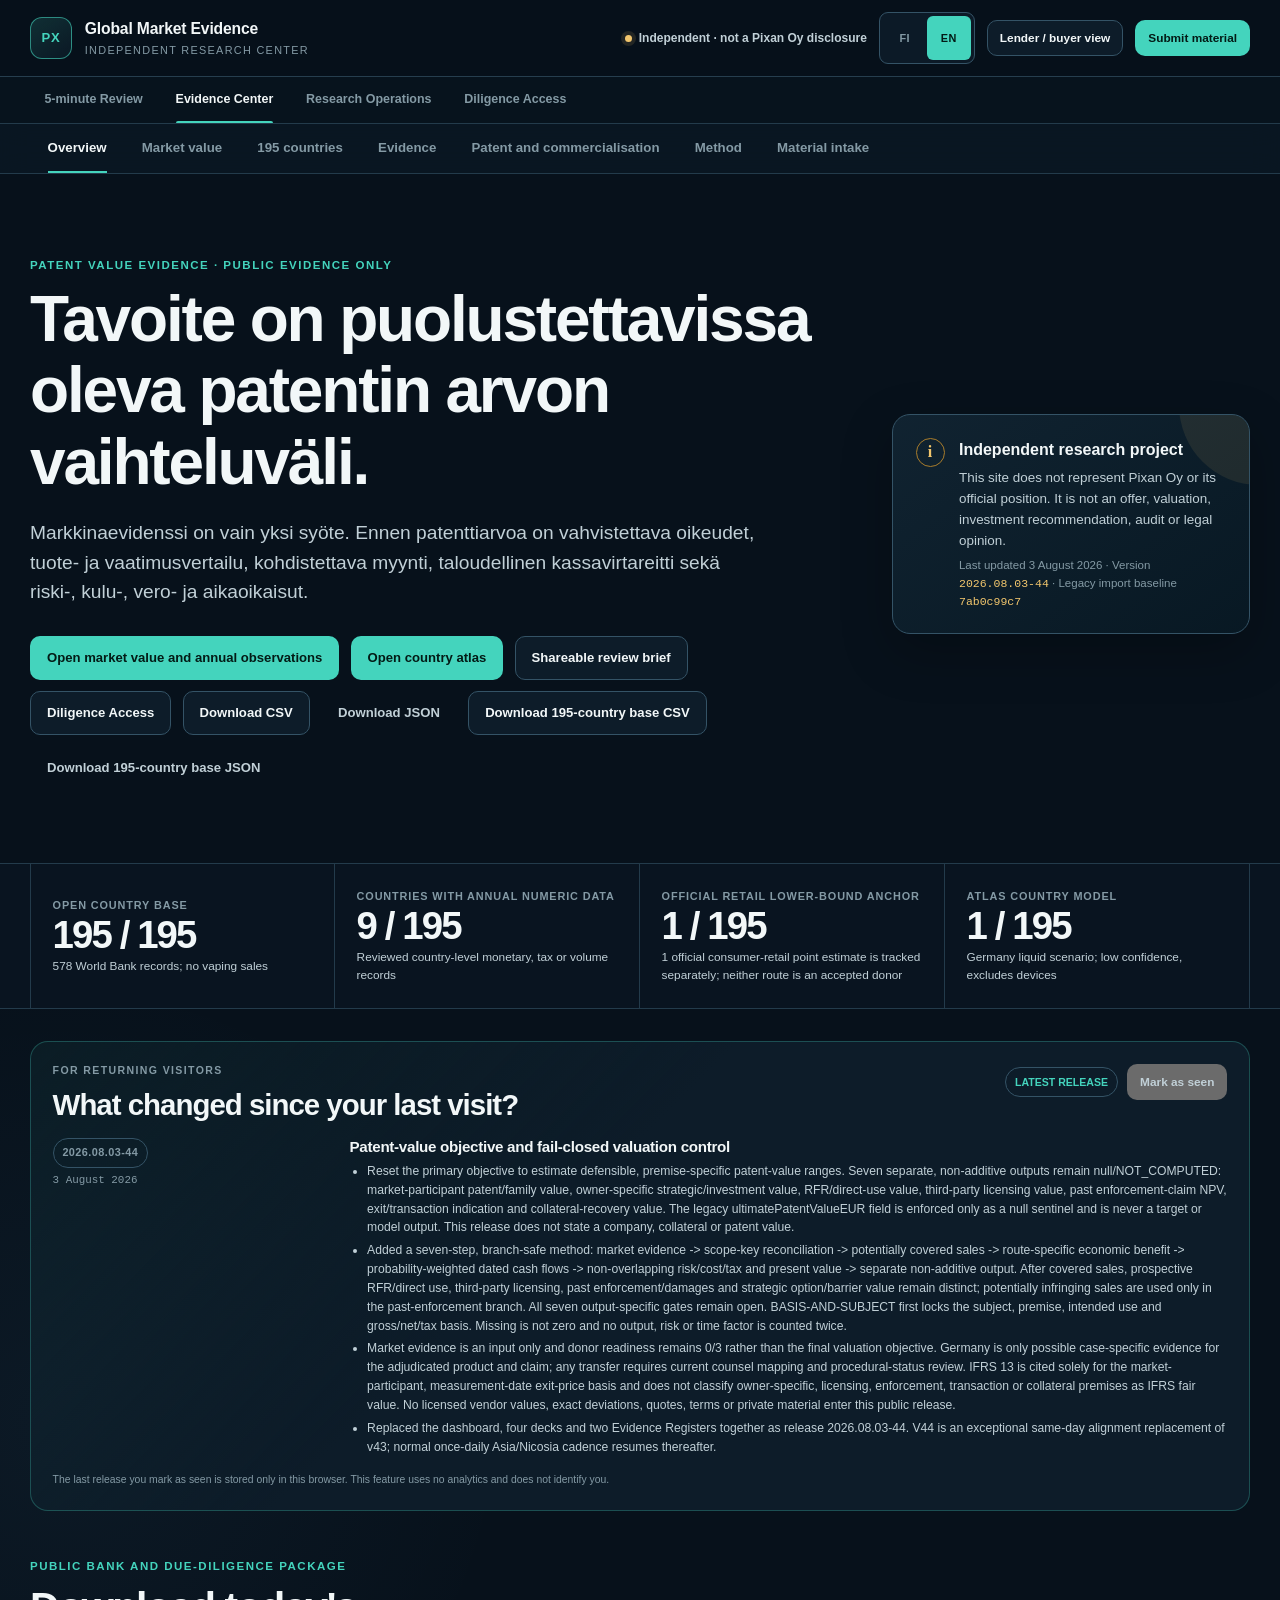
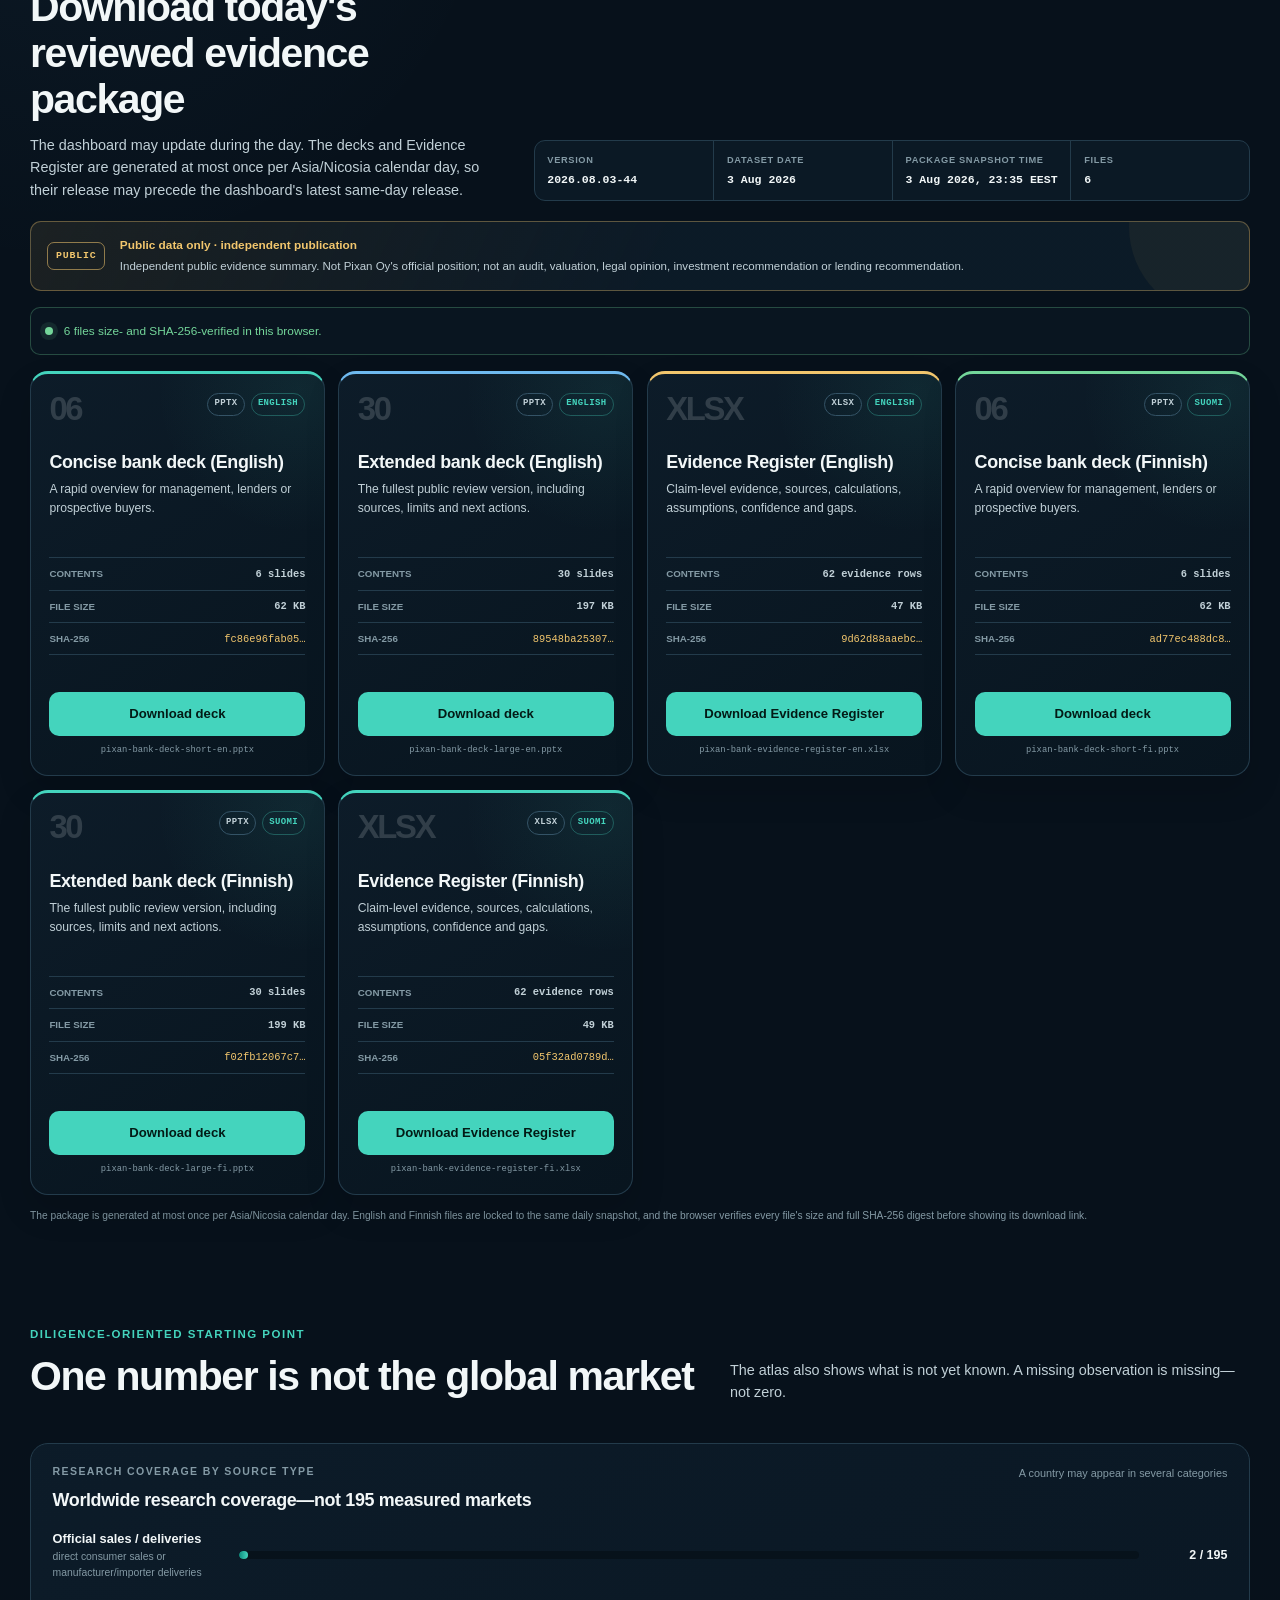
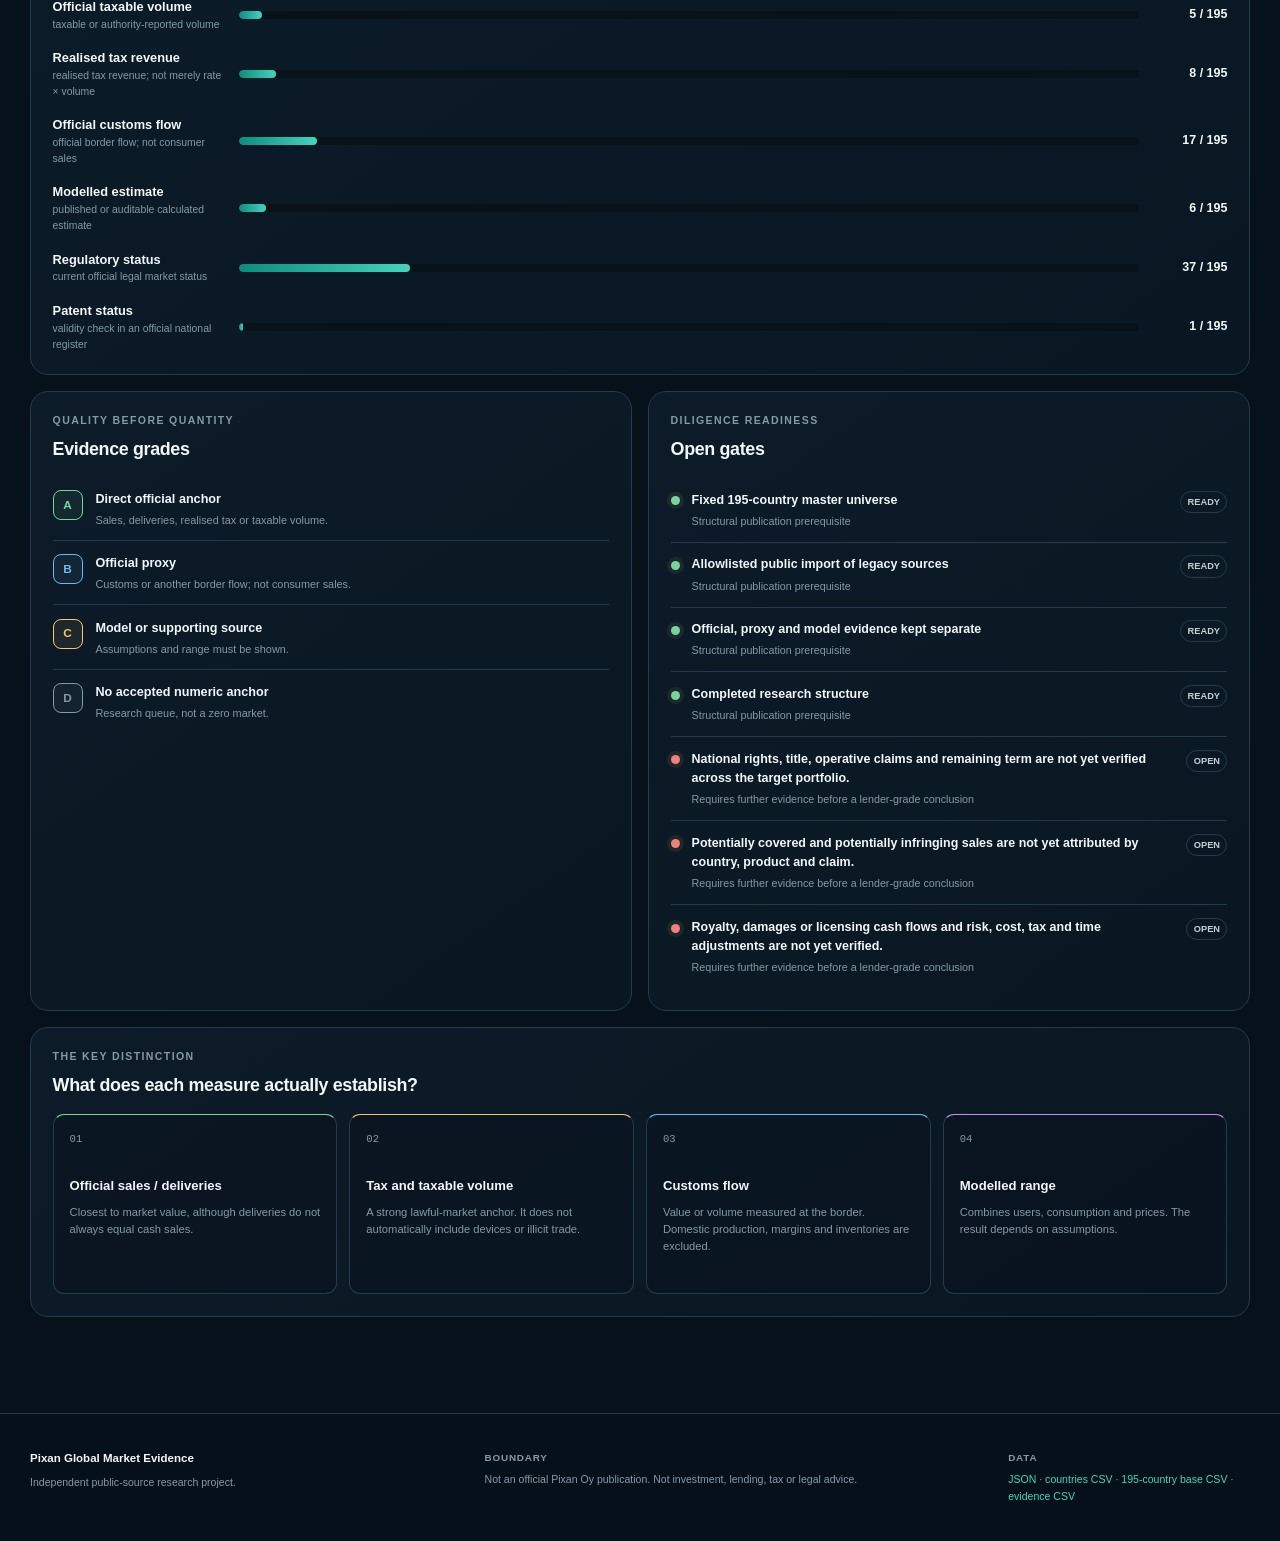
<file: site/index.html>
<!doctype html>
<html lang="en">
<head>
  <meta charset="utf-8">
  <meta name="viewport" content="width=device-width, initial-scale=1">
  <meta name="description" content="Independent public-source evidence center for global vaping-device and e-liquid markets.">
  <meta name="theme-color" content="#08131f">
  <meta property="og:type" content="website">
  <meta property="og:title" content="Pixan Global Market Evidence">
  <meta property="og:description" content="Independent public-source evidence for global vaping markets, patent diligence and lender or buyer review.">
  <meta property="og:image" content="https://jounirautio78-ops.github.io/pixan-global-market-evidence-public/assets/og-pixan-global-market-evidence.png">
  <meta property="og:image:width" content="1200">
  <meta property="og:image:height" content="628">
  <meta property="og:image:alt" content="Pixan Global Market Evidence — independent public-source research">
  <meta name="twitter:card" content="summary_large_image">
  <meta name="twitter:title" content="Pixan Global Market Evidence">
  <meta name="twitter:description" content="Independent public-source evidence for global vaping markets, patent diligence and lender or buyer review.">
  <meta name="twitter:image" content="https://jounirautio78-ops.github.io/pixan-global-market-evidence-public/assets/og-pixan-global-market-evidence.png">
  <title>Pixan Global Market Evidence</title>
  <link rel="icon" href="assets/favicon.svg" type="image/svg+xml">
  <link rel="stylesheet" href="assets/styles.css?v=2026-08-03-44">
  <script defer src="assets/i18n.js?v=2026-08-03-44"></script>
  <script defer src="assets/downloads.js?v=2026-08-03-44"></script>
  <script defer src="assets/app.js?v=2026-08-03-44"></script>
</head>
<body class="atlas-page" data-review-view="evidence">
  <a class="skip-link" href="#main">Siirry sisältöön</a>
  <header class="site-header">
    <div class="header-inner">
      <a class="brand" href="#overview" aria-label="Pixan Global Market Evidence, etusivu">
        <span class="brand-mark" aria-hidden="true">PX</span>
        <span>
          <strong>Global Market Evidence</strong>
          <small>Independent research center</small>
        </span>
      </a>
      <div class="header-actions">
        <span class="independent-pill"><span aria-hidden="true"></span> Ei Pixan Oy:n virallinen julkaisu</span>
        <div class="language-switch" role="group" aria-label="Kielivalinta">
          <button type="button" data-language="fi" lang="fi" aria-label="Suomi" aria-pressed="false">FI</button>
          <button type="button" data-language="en" lang="en" aria-label="English" aria-pressed="true">EN</button>
        </div>
        <a class="button button-secondary button-small evaluator-link" href="review.html?view=review">Lender / buyer view</a>
        <a class="button button-primary button-small" data-submission-link href="#submit">Toimita aineistoa</a>
      </div>
    </div>
  </header>

  <nav id="review-view-nav" class="workspace-view-nav no-print" aria-label="Workspace views">
    <div class="workspace-view-inner">
      <a class="workspace-view-link" data-review-view-link="review" href="review.html?view=review">5-minute Review</a>
      <a class="workspace-view-link" data-review-view-link="evidence" href="index.html" aria-current="page">Evidence Center</a>
      <a class="workspace-view-link" data-review-view-link="operations" href="review.html?view=operations">Research Operations</a>
      <a class="workspace-view-link" href="diligence.html">Diligence Access</a>
    </div>
  </nav>

  <nav class="section-nav" aria-label="Päänavigaatio">
    <div class="nav-inner">
      <a href="#overview" data-tab="overview">Tilannekuva</a>
      <a href="#market" data-tab="market">Markkinan arvo</a>
      <a href="#countries" data-tab="countries">195 maata</a>
      <a href="#evidence" data-tab="evidence">Evidenssi</a>
      <a href="#legal" data-tab="legal">Patentti ja kaupallistaminen</a>
      <a href="#method" data-tab="method">Menetelmä</a>
      <a href="#submit" data-tab="submit">Aineistokanava</a>
    </div>
  </nav>

  <main id="main">
    <section class="hero shell" aria-labelledby="hero-title">
      <div class="hero-copy">
        <p class="eyebrow">Patent value evidence · public evidence only</p>
        <h1 id="hero-title">Tavoite on puolustettavissa oleva patentin arvon vaihteluväli.</h1>
        <p class="hero-lead">Markkinaevidenssi on vain yksi syöte. Ennen patenttiarvoa on vahvistettava oikeudet, tuote- ja vaatimusvertailu, kohdistettava myynti, taloudellinen kassavirtareitti sekä riski-, kulu-, vero- ja aikaoikaisut.</p>
        <div class="hero-actions">
          <a class="button button-primary" href="#market">Avaa markkina-arvo ja vuosihavainnot</a>
          <a class="button button-primary" href="#countries">Avaa maakohtainen atlas</a>
          <a class="button button-secondary" href="review.html?view=review">Shareable review brief</a>
          <a class="button button-secondary" href="diligence.html">Diligence Access</a>
          <a class="button button-secondary" href="data/countries.csv" download>Lataa CSV</a>
          <a class="button button-ghost" href="data/atlas.json" download>Lataa JSON</a>
          <a class="button button-secondary" href="data/global-base-layer.csv" download>Lataa 195 maan pohja CSV</a>
          <a class="button button-ghost" href="data/global-base-layer.json" download>Lataa 195 maan pohja JSON</a>
        </div>
      </div>
      <aside class="disclosure-card" aria-label="Julkaisun rajaus">
        <div class="disclosure-icon" aria-hidden="true">i</div>
        <div>
          <strong>Riippumaton tutkimusprojekti</strong>
          <p>Tämä sivusto ei edusta Pixan Oy:tä eikä sen virallista kantaa. Se ei ole tarjous, arvonmääritys, sijoitussuositus, tilintarkastus tai oikeudellinen lausunto.</p>
          <p class="muted"><span>Viimeksi päivitetty</span> <time id="snapshot-date">—</time> · <span>Versio</span> <code id="site-version">—</code> · <span>Vanhan tuonnin lähtötaso</span> <code id="source-commit">—</code></p>
        </div>
      </aside>
    </section>

    <section class="metrics-band" aria-label="Aineiston päämittarit">
      <div class="shell metric-grid" id="metric-grid">
        <article class="metric-card skeleton"><span></span><strong></strong><small></small></article>
        <article class="metric-card skeleton"><span></span><strong></strong><small></small></article>
        <article class="metric-card skeleton"><span></span><strong></strong><small></small></article>
        <article class="metric-card skeleton"><span></span><strong></strong><small></small></article>
      </div>
    </section>

    <section class="shell change-section" aria-labelledby="changes-title">
      <article class="panel change-panel">
        <div class="change-heading">
          <div>
            <p class="kicker">Usein palaaville</p>
            <h2 id="changes-title">Mitä on muuttunut viime käyntisi jälkeen?</h2>
          </div>
          <div class="change-status-actions">
            <span class="change-badge" id="changes-badge">Tarkistetaan…</span>
            <button class="button button-ghost button-small change-mark-seen" id="changes-mark-seen" type="button" hidden>Merkitse nähdyksi</button>
          </div>
        </div>
        <div id="changes-since-visit" class="change-list" aria-live="polite"></div>
        <p class="change-local-note">Viimeisin nähdyksi merkitsemäsi julkaisu tallennetaan vain tähän selaimeen. Sivusto ei käytä tätä toimintoa analytiikkaan eikä tunnista kävijää.</p>
      </article>
    </section>

    <section class="shell bank-package-section no-print" data-bank-package aria-labelledby="bank-package-title" aria-busy="true">
      <div class="bank-package-heading">
        <div>
          <p class="eyebrow">Julkinen pankki- ja due diligence -paketti</p>
          <h2 id="bank-package-title">Lataa päivän tarkistettu aineistopaketti</h2>
          <p>Dashboard voi päivittyä päivän aikana. Dekit ja Evidence Register muodostetaan enintään kerran vuorokaudessa (Asia/Nicosia), joten niiden julkaisuversio voi olla saman päivän dashboard-versiota aiempi.</p>
        </div>
        <dl class="bank-package-release" data-bank-package-release hidden>
          <div><dt>Versio</dt><dd data-bank-package-version>—</dd></div>
          <div><dt>Aineiston päivä</dt><dd data-bank-package-as-of>—</dd></div>
          <div><dt>Paketin tilanneaika</dt><dd data-bank-package-built-at>—</dd></div>
          <div><dt>Tiedostoja</dt><dd data-bank-package-count>—</dd></div>
        </dl>
      </div>
      <aside class="bank-package-boundary" aria-label="Julkisen pankkipaketin rajaus">
        <span class="bank-package-boundary-mark" aria-hidden="true">PUBLIC</span>
        <div>
          <strong>Vain julkisesta aineistosta · riippumaton julkaisu</strong>
          <p data-bank-package-boundary>Tämä paketti ei ole Pixan Oy:n julkaisema tai hyväksymä. Se ei ole tarjous, arvonmääritys, sijoitus- tai lainaneuvonta, tilintarkastus eikä oikeudellinen lausunto.</p>
        </div>
      </aside>
      <div class="bank-package-status" data-bank-package-status role="status" aria-live="polite">
        <span class="bank-package-status-dot" aria-hidden="true"></span>
        <span>Tarkistetaan nykyisiä latauksia…</span>
      </div>
      <div class="bank-package-grid" data-bank-package-artifacts role="list" hidden></div>
      <p class="bank-package-note" data-bank-package-note hidden>Paketti muodostetaan enintään kerran Asia/Nicosia-kalenterivuorokaudessa. Englannin- ja suomenkieliset tiedostot on lukittu samaan päivittäiseen tilannekuvaan, ja selain tarkistaa jokaisen tiedoston koon sekä koko SHA-256-tiivisteen ennen latauslinkin näyttämistä.</p>
    </section>

    <section class="tab-panel shell" id="panel-overview" data-panel="overview">
      <div class="section-heading">
        <div>
          <p class="eyebrow">Due diligence -lähtökohta</p>
          <h2>Yksi numero ei ole maailmanmarkkina</h2>
        </div>
        <p>Atlas kertoo myös sen, mitä emme vielä tiedä. Puuttuva havainto on puuttuva — ei nolla.</p>
      </div>

      <div class="dashboard-grid">
        <article class="panel panel-wide">
          <div class="panel-heading">
            <div>
              <p class="kicker">Tutkimuspeitto lähdetyypeittäin</p>
              <h3>Maailmanlaajuinen tutkimuspeitto — ei 195 mitattua markkinaa</h3>
            </div>
            <span class="panel-note">Maa voi kuulua useaan luokkaan</span>
          </div>
          <div id="coverage-bars" class="coverage-bars" aria-live="polite"></div>
        </article>

        <article class="panel">
          <div class="panel-heading">
            <div>
              <p class="kicker">Laatu ennen määrää</p>
              <h3>Todistetasot</h3>
            </div>
          </div>
          <div class="grade-list">
            <div><span class="grade grade-a">A</span><p><strong>Suora viranomaisankkuri</strong><small>Myynti, toimitus, verototeuma tai verovolyymi.</small></p></div>
            <div><span class="grade grade-b">B</span><p><strong>Virallinen proxy</strong><small>Tulli- tai muu rajavirta; ei kuluttajamyynti.</small></p></div>
            <div><span class="grade grade-c">C</span><p><strong>Malli tai täydentävä lähde</strong><small>Oletukset ja vaihteluväli näytettävä.</small></p></div>
            <div><span class="grade grade-d">D</span><p><strong>Ei hyväksyttyä numeerista ankkuria</strong><small>Tutkimusjono, ei nollamarkkina.</small></p></div>
          </div>
        </article>

        <article class="panel">
          <div class="panel-heading">
            <div>
              <p class="kicker">Neuvotteluvalmius</p>
              <h3>Avoimet portit</h3>
            </div>
          </div>
          <div id="readiness-list" class="readiness-list"></div>
        </article>

        <article class="panel panel-wide">
          <div class="panel-heading">
            <div>
              <p class="kicker">Tärkein ero</p>
              <h3>Mitä kukin mittari oikeasti todistaa?</h3>
            </div>
          </div>
          <div class="measure-grid">
            <div class="measure-card measure-official"><span>01</span><strong>Virallinen myynti / toimitus</strong><p>Lähimpänä markkina-arvoa, mutta toimitusmyynti ei aina ole kassamyyntiä.</p></div>
            <div class="measure-card measure-tax"><span>02</span><strong>Vero ja verovolyymi</strong><p>Vahva laillisen markkinan ankkuri. Ei automaattisesti sisällä laitteita tai harmaata kauppaa.</p></div>
            <div class="measure-card measure-customs"><span>03</span><strong>Tullivirta</strong><p>Rajalla mitattu arvo tai määrä. Kotimainen tuotanto, katteet ja varastot puuttuvat.</p></div>
            <div class="measure-card measure-model"><span>04</span><strong>Mallinnettu vaihteluväli</strong><p>Yhdistää käyttäjät, kulutuksen ja hinnat. Tulos riippuu oletuksista.</p></div>
          </div>
        </article>
      </div>
    </section>

    <section class="tab-panel shell" id="panel-market" data-panel="market" hidden>
      <div class="section-heading">
        <div>
          <p class="eyebrow">Observed · derived · modelled</p>
          <h2>Vuosittainen markkina-arvo ja laskentareitit</h2>
        </div>
        <p>Vahvistetut toimitukset, verotetut määrät, verotuotot ja mallinnetut arviot pidetään erillään. Eri mittareita käytetään rinnakkaiseen tarkistukseen, ei saman myynnin laskemiseen kahdesti.</p>
      </div>

      <div class="market-summary-grid" id="market-metrics" aria-live="polite">
        <article class="metric-card skeleton"><span></span><strong></strong><small></small></article>
        <article class="metric-card skeleton"><span></span><strong></strong><small></small></article>
        <article class="metric-card skeleton"><span></span><strong></strong><small></small></article>
        <article class="metric-card skeleton"><span></span><strong></strong><small></small></article>
      </div>

      <div class="market-layout">
        <article class="panel panel-wide market-range-panel">
          <div class="panel-heading">
            <div>
              <p class="kicker">Ulkopuoliset vertailupisteet</p>
              <h3>Vuoden 2025 kaupalliset maailmanmarkkina-arviot erikseen</h3>
            </div>
            <span class="market-status-chip market-status-caution">Ei atlaksen arvio</span>
          </div>
          <div id="market-global-range" class="market-global-range"></div>
          <p class="panel-note">Julkaisijoiden tuoterajaukset ja menetelmät poikkeavat toisistaan. Pienintä ja suurinta lukua ei yhdistetä tilastolliseksi vaihteluväliksi eikä atlaksen arvioksi.</p>
        </article>

        <article class="panel market-readiness-panel">
          <p class="kicker">Mallin valmius</p>
          <h3 id="market-readiness-title">Ei vielä estimaattivalmis</h3>
          <div id="market-readiness" class="market-readiness"></div>
        </article>
      </div>

      <section class="panel evidence-lanes-panel" id="market-evidence-lanes" aria-labelledby="market-evidence-lanes-title" aria-busy="true">
        <div class="panel-heading">
          <div>
            <p class="kicker">Julkaisuraja tietuekohtaisesti</p>
            <h3 id="market-evidence-lanes-title">Kolme evidenssikaistaa pitävät julkisen, lisensoidun ja yksityisen aineiston erillään</h3>
          </div>
          <span class="market-status-chip" id="market-evidence-lanes-status">Tarkistetaan kaistoja…</span>
        </div>
        <p class="panel-note">Julkinen sivusto näyttää tietueita vain public_reproducible-kaistalta. Muista kaistoista näytetään vain julkaisusääntö ja tyhjä tilapaikka — ei arvoja, rivejä, lähettäjiä tai aineistopoimintoja.</p>
        <div class="evidence-lane-grid" id="market-evidence-lane-grid" aria-live="polite"></div>
      </section>

      <section class="panel donor-ledger" id="market-donor-ledger" aria-labelledby="market-donor-ledger-title" aria-busy="true">
        <div class="donor-ledger-heading">
          <div>
            <p class="kicker">Luovuttajamarkkinoiden hyväksyntä- ja muunnosohjaamo</p>
            <h3 id="market-donor-ledger-title">D1–D10 lasketaan tietueista, ja jokainen este johtaa seuraavaan hankintatoimeen</h3>
          </div>
          <span class="market-status-chip donor-protocol-version" id="market-donor-protocol-version">Protokolla —</span>
        </div>
        <aside class="donor-ledger-rule" aria-label="Luovuttajamarkkinoiden hyväksymissääntö">
          <strong id="market-donor-gate-rule">0/3 muuttuu vain, kun ehdokas läpäisee jokaisen kriteerin.</strong>
          <p id="market-donor-rule">Tarkistetaan hyväksymissääntöä…</p>
        </aside>
        <div class="donor-ledger-summary" id="market-donor-summary" aria-live="polite"></div>
        <div class="donor-matrix-section">
          <div class="donor-subheading">
            <div>
              <p class="kicker">Fail-closed-matriisi</p>
              <h4>D1–D10-kriteerit ja laskettu päätös</h4>
            </div>
            <span class="panel-note">✓ läpäisty · × hylätty · ? avoin</span>
          </div>
          <div class="table-wrap donor-matrix-wrap" tabindex="0" role="region" aria-label="Luovuttajamarkkinaehdokkaiden D1–D10-matriisi">
            <table class="data-table donor-matrix-table">
              <thead id="market-donor-matrix-head"></thead>
              <tbody id="market-donor-matrix-body"></tbody>
            </table>
          </div>
        </div>
        <div class="donor-control-section">
          <div class="donor-subheading">
            <div>
              <p class="kicker">Sulkemissuunnitelma</p>
              <h4>Este, seuraava näyttö, hankintareitti ja käyttöoikeustila</h4>
            </div>
          </div>
          <div class="table-wrap donor-control-wrap" tabindex="0" role="region" aria-label="Luovuttajamarkkinoiden evidenssiaukkojen sulkemissuunnitelma">
            <table class="data-table donor-control-table">
              <thead>
                <tr>
                  <th scope="col">Ehdokas</th>
                  <th scope="col">Tarkka este</th>
                  <th scope="col">Seuraava näyttö</th>
                  <th scope="col">Hankintareitti</th>
                  <th scope="col">Vastaustila</th>
                  <th scope="col">Käyttöoikeustila</th>
                  <th scope="col">Tarkistettu</th>
                </tr>
              </thead>
              <tbody id="market-donor-control-body"></tbody>
            </table>
          </div>
        </div>
        <div class="donor-control-section donor-closure-section">
          <div class="donor-subheading">
            <div>
              <p class="kicker">Ensimmäisen donorin sulkemistaulu</p>
              <h4>Kuka hankkii mitä näyttöä, millä reitillä ja mihin määräpäivään</h4>
            </div>
            <span class="panel-note">Toimi ei muuta D1–D10-tilaa ennen lähteistettyä validointia.</span>
          </div>
          <div class="table-wrap donor-control-wrap" tabindex="0" role="region" aria-label="Luovuttajamarkkinoiden kriteerikohtaiset sulkemistoimet">
            <table class="data-table donor-control-table donor-closure-table">
              <thead>
                <tr>
                  <th scope="col">Ehdokas</th>
                  <th scope="col">Kriteerit</th>
                  <th scope="col">Vastuurooli</th>
                  <th scope="col">Reitti</th>
                  <th scope="col">Tavoitenäyttö</th>
                  <th scope="col">Julkinen tila</th>
                  <th scope="col">Seuraava seuranta</th>
                  <th scope="col">Vaikutus porttiin</th>
                </tr>
              </thead>
              <tbody id="market-donor-closure-body"></tbody>
            </table>
          </div>
          <p class="donor-ledger-status" id="market-donor-closure-status" role="status" aria-live="polite">Tarkistetaan kriteerikohtaisia sulkemistoimia…</p>
        </div>
        <div class="donor-candidate-grid" id="market-donor-candidates"></div>
        <p class="donor-ledger-status" id="market-donor-status" role="status" aria-live="polite">Tarkistetaan luovuttajamarkkinaehdokkaita…</p>
      </section>

      <section class="panel scenario-lab" id="market-scenario-lab" aria-labelledby="market-scenario-title" aria-busy="true">
        <div class="scenario-lab-heading">
          <div>
            <p class="kicker">Maa × vuosi · lähteistetty low / base / high</p>
            <h3 id="market-scenario-title">Skenaariolaboratorio ei täytä puuttuvia syötteitä nollilla</h3>
          </div>
          <span class="market-status-chip market-status-caution" id="market-scenario-status">not_computed</span>
        </div>
        <aside class="scenario-global-gate" id="market-scenario-global" aria-live="polite">
          <strong>Maailman kokonaisluku: not_computed</strong>
          <p>Vähintään kolme hyväksyttyä luovuttajamarkkinaa ja peittoportin läpäisy vaaditaan ennen laskentaa.</p>
        </aside>
        <div class="scenario-card-grid" id="market-scenario-cards"></div>
        <p class="scenario-lab-note" id="market-scenario-rule">Tarkistetaan skenaariolaskennan julkaisusääntöä…</p>
      </section>

      <aside class="panel fx-method" id="market-fx-method" aria-live="polite" data-state="loading">
        <strong>EUR-vasta-arvot: tarkistetaan ECB:n vuosikeskiarvoja…</strong>
        <p>Alkuperäiset arvot säilyvät ensisijaisina. Puuttuvaa tai yhteensopimatonta kurssia ei korvata päätellyllä arvolla.</p>
      </aside>

      <article class="panel market-observations-panel">
        <div class="panel-heading">
          <div>
            <p class="kicker">Maa × vuosi × mittari</p>
            <h3 id="market-observations-title">Vahvistetut ja johdetut määrälliset havainnot</h3>
          </div>
          <a class="button button-secondary button-small" href="data/market-values.csv" download>Lataa markkina-aineisto</a>
        </div>
        <div class="table-wrap" tabindex="0" role="region" aria-labelledby="market-observations-title">
          <table class="data-table market-table">
            <thead>
              <tr>
                <th scope="col">Maa / alue</th>
                <th scope="col">Vuosi</th>
                <th scope="col">Mittari</th>
                <th scope="col">Arvo tai määrä</th>
                <th scope="col">Näytön luonne</th>
                <th scope="col">Rajaus</th>
                <th scope="col"><span class="sr-only">Lähde</span></th>
              </tr>
            </thead>
            <tbody id="market-observation-rows"></tbody>
          </table>
        </div>
        <div id="market-empty" class="empty-state" hidden>Markkinahavaintoja ei voitu ladata.</div>
      </article>

      <div class="section-heading market-method-heading">
        <div>
          <p class="eyebrow">Triangulaatio ilman tuplalaskentaa</p>
          <h2>Seitsemän vaihtoehtoista laskentareittiä</h2>
        </div>
        <div class="market-method-intro">
          <p>Menetelmät tuottavat rinnakkaisia low/base/high-arvioita. Niitä verrataan ja painotetaan evidenssin laadulla; niitä ei summata keskenään.</p>
          <a class="button button-secondary button-small" href="https://github.com/jounirautio78-ops/pixan-global-market-evidence-public/blob/main/source/GLOBAL_RESEARCH_ROUTES.md" target="_blank" rel="noreferrer">Avaa maailmanlaajuinen lähdereittisuunnitelma</a>
        </div>
      </div>
      <div class="market-method-grid" id="market-methods"></div>
      <div id="market-models" class="market-model-grid"></div>
    </section>

    <section class="tab-panel shell" id="panel-countries" data-panel="countries" hidden>
      <div class="section-heading">
        <div>
          <p class="eyebrow">UN 193 + Pyhä istuin + Palestiina</p>
          <h2 id="country-table-title">195 maan markkina-atlas</h2>
        </div>
        <p>Valitse valtio nähdäksesi nykyisen ankkurin, puutteet, lähteet ja seuraavan tutkimusreitin. Erikseen raportoituja markkina-alueita ja territorioita varten rakennetaan päällekkäisyyden estävä erillinen kerros.</p>
      </div>

      <section class="panel global-base-panel" id="global-base-panel" aria-labelledby="global-base-title" aria-busy="true">
        <div class="panel-heading">
          <div>
            <p class="kicker">Avoin vertailupohja · ei sähkötupakkamyyntiä</p>
            <h3 id="global-base-title">195 maan demografinen ja taloudellinen pohjakerros</h3>
          </div>
          <span class="market-status-chip" id="global-base-status">Tarkistetaan…</span>
        </div>
        <aside class="global-base-boundary">
          <strong>Maailman vähittäismyynti pysyy estettynä.</strong>
          <p>Väestö, työikäinen väestö, BKT/asukas, käyttäjäprevalenssi ja tullivirta ovat tausta- tai proxymittareita. Niitä ei summata sähkötupakkamarkkinaksi.</p>
        </aside>
        <div class="global-base-grid" id="global-base-summary" aria-live="polite"></div>
        <aside class="global-base-boundary">
          <strong>195 maan menetelmäkontrolli — ei 195 yksilöllistä tai määrällistettyä markkinareittiä.</strong>
          <p>Jokainen maa saa näkyvän reittiluokan ja seuraavan evidenssitoimen. Tarkistetut maakohtaiset suunnitelmat, lähdejohtolangat, alueellinen TPD-malli ja vielä rajaamattomat maat pidetään erillään.</p>
        </aside>
        <div class="global-base-grid" id="method-route-summary" aria-live="polite">
          <p class="empty-state">Tarkistetaan menetelmäkontrollia…</p>
        </div>
        <div class="global-base-footer">
          <p id="global-base-method">World Bank -sarjoista valitaan uusin ei-tyhjä havainto vuosilta 2020–2024 ja todellinen lähdevuosi säilytetään. EUR-vasta-arvo lasketaan vain saman lähdevuoden EKP-kurssilla.</p>
          <div class="global-base-actions">
            <a class="button button-secondary button-small" href="data/global-base-layer.csv" download>Lataa pohjakerros CSV</a>
            <a class="button button-ghost button-small" href="data/global-base-layer.json" download>Lataa pohjakerros JSON</a>
            <a class="button button-ghost button-small" href="https://github.com/jounirautio78-ops/pixan-global-market-evidence-public/blob/main/source/COUNTRY_METHOD_ROUTE_MAP.md" target="_blank" rel="noreferrer">Avaa menetelmäkontrolli</a>
          </div>
        </div>
      </section>

      <div class="toolbar" aria-label="Maataulukon suodattimet">
        <label class="search-field">
          <span class="sr-only">Hae maata</span>
          <svg viewBox="0 0 24 24" aria-hidden="true"><path d="m21 21-4.35-4.35m2.35-5.65a8 8 0 1 1-16 0 8 8 0 0 1 16 0Z"/></svg>
          <input id="country-search" type="search" placeholder="Hae maata tai ISO-koodia…" autocomplete="off">
        </label>
        <label>
          <span class="sr-only">Alue</span>
          <select id="region-filter"><option value="">Kaikki alueet</option></select>
        </label>
        <label>
          <span class="sr-only">Todistetaso</span>
          <select id="grade-filter">
            <option value="">Kaikki todistetasot</option>
            <option value="A">A · viranomaisankkuri</option>
            <option value="B">B · virallinen proxy</option>
            <option value="C">C · mallinnus</option>
            <option value="D">D · tutkimusjono</option>
          </select>
        </label>
        <label>
          <span class="sr-only">Menetelmäreitin luokka</span>
          <select id="method-route-filter">
            <option value="">Kaikki menetelmäreittien luokat</option>
            <option value="reviewed_method_plan">Tarkistettu maakohtainen suunnitelma</option>
            <option value="reviewed_source_lead">Tarkistettu lähdejohtolanka</option>
            <option value="regional_tpd_pattern_only">Alueellinen TPD-raportointimalli</option>
            <option value="proxy_only_unscoped">Vain proxy / vielä rajaamatta</option>
          </select>
        </label>
        <span class="result-count" id="country-count" aria-live="polite">—</span>
      </div>

      <div class="table-wrap" tabindex="0" role="region" aria-labelledby="country-table-title">
        <table class="data-table">
          <thead>
            <tr>
              <th scope="col">Maa</th>
              <th scope="col">Alue</th>
              <th scope="col">Paras näyttö</th>
              <th scope="col">Peitto</th>
              <th scope="col">Keskeinen havainto</th>
              <th scope="col"><span class="sr-only">Avaa</span></th>
            </tr>
          </thead>
          <tbody id="country-rows"></tbody>
        </table>
      </div>
      <div id="country-empty" class="empty-state" hidden>Yksikään maa ei vastaa valittuja suodattimia.</div>
    </section>

    <section class="tab-panel shell" id="panel-evidence" data-panel="evidence" hidden>
      <div class="section-heading">
        <div>
          <p class="eyebrow">Claim → source</p>
          <h2>Evidenssirekisteri</h2>
        </div>
        <p>Jokainen julkinen väite sidotaan lähteeseen ja rajaukseen. A-luokka kertoo lähteen virallisuudesta, ei koko maan täydellisestä myyntipeitosta.</p>
      </div>
      <div class="toolbar">
        <label class="search-field">
          <span class="sr-only">Hae evidenssiä</span>
          <svg viewBox="0 0 24 24" aria-hidden="true"><path d="m21 21-4.35-4.35m2.35-5.65a8 8 0 1 1-16 0 8 8 0 0 1 16 0Z"/></svg>
          <input id="evidence-search" type="search" placeholder="Hae lähdettä, maata tai mittaria…">
        </label>
        <label>
          <span class="sr-only">Lähdeluokka</span>
          <select id="evidence-grade-filter">
            <option value="">Kaikki lähdeluokat</option>
            <option value="A">A</option><option value="B">B</option><option value="C">C</option>
          </select>
        </label>
        <a class="button button-secondary button-small" href="data/evidence.csv" download>Lataa rekisteri</a>
      </div>
      <div id="evidence-list" class="evidence-grid"></div>
      <div id="evidence-empty" class="empty-state" hidden>Hakua vastaavaa evidenssiä ei löytynyt.</div>
    </section>

    <section class="tab-panel shell" id="panel-legal" data-panel="legal" hidden>
      <div class="section-heading">
        <div>
          <p class="eyebrow">EP3032975 · koko historia · julkinen evidenssi</p>
          <h2>Patenttihistoria, maailmanlaajuinen perhe ja kaupallistaminen</h2>
        </div>
        <p>Jokainen tieto näyttää lähteen, evidenssitason, prosessin lopullisuuden ja sen, mitä tiedosta ei saa päätellä. Patenttiarvo, yritysarvo, vakuusarvo ja toteutunut kassavirta pidetään erillään.</p>
      </div>
      <div class="patent-trust-strip" aria-label="Patenttiaineiston luottamusperiaatteet">
        <div><span class="patent-tier patent-tier-official">A</span><p><strong>Virallinen</strong><small>Rekisteri, patenttijulkaisu, tuomio tai säädös.</small></p></div>
        <div><span class="patent-tier patent-tier-secondary">B</span><p><strong>Sekundäärivahvistus</strong><small>Luotettava tietokanta tai arkistoitu aikalaislähde.</small></p></div>
        <div><span class="patent-tier patent-tier-lead">C</span><p><strong>Avoin johtolanka</strong><small>Ei muutu väitteeksi ennen alkuperäislähteen varmennusta.</small></p></div>
      </div>

      <div id="patent-metrics" class="market-summary-grid patent-metrics" aria-live="polite"></div>

      <article id="patent-valuation-summary" class="panel patent-valuation-summary" aria-labelledby="patent-valuation-summary-title">
        <div class="panel-heading">
          <div><p class="kicker">Arvonmäärityksen ensisijainen lopputulos</p><h3 id="patent-valuation-summary-title">Puolustettavissa oleva patentin arvon vaihteluväli</h3></div>
          <span id="patent-valuation-summary-status" class="market-status-chip">NOT_COMPUTED</span>
        </div>
        <p id="patent-valuation-summary-boundary">Vanha yhden luvun kenttä on vain null-sentinel, ei lopullisen arvon tavoite. Seitsemän erillistä tulostapausta ovat keskenään ei-summattavia ja pysyvät NOT_COMPUTED-tilassa, kunnes seitsemän tuloskohtaista porttia sulkeutuvat.</p>
        <div id="patent-valuation-summary-formula" class="patent-valuation-formula"></div>
        <div id="patent-valuation-summary-gates" class="patent-valuation-gates"></div>
      </article>

      <div class="patent-overview-grid">
        <article class="panel patent-overview-card">
          <div class="panel-heading"><div><p class="kicker">Keksintö ja oikeuden identiteetti</p><h3 id="patent-title">—</h3></div><span id="patent-central-status" class="market-status-chip">—</span></div>
          <p id="patent-invention-summary" class="patent-lead">—</p>
          <dl id="patent-identifiers" class="patent-identifiers"></dl>
          <div class="patent-claim-box"><strong>Vaatimusten ydin yleiskielellä</strong><p id="patent-claim-summary">—</p><small id="patent-claim-limit">—</small></div>
        </article>
        <aside class="panel patent-boundary-card">
          <p class="kicker">Luottamusprotokolla</p>
          <h3>Väite vain sen lähteen kantaman verran</h3>
          <ul class="check-list patent-boundary-list">
            <li>Perhejulkaisu ei ole nykyinen kansallinen voimassaolo.</li>
            <li>Saksan ratkaisu ei ole maailmanlaajuinen loukkaustuomio.</li>
            <li>Koko markkina ei ole rojaltipohja tai vahingonkorvaus.</li>
            <li>Prosessin päätös ei ole sama kuin toteutunut kassavirta.</li>
          </ul>
          <a class="button button-secondary button-small" href="data/patent-history.json" download>Lataa koko patenttiaineisto JSON</a>
        </aside>
      </div>

      <article class="panel patent-history-panel">
        <div class="panel-heading">
          <div><p class="kicker">2012 → 22.7.2026</p><h3>Tässä julkaisussa dokumentoitu julkinen historia</h3></div>
          <span class="panel-note">Yhtiötausta, hakemukset, väite, valitus ja oikeusprosessit eroteltuina</span>
        </div>
        <ol id="patent-timeline" class="timeline patent-timeline"></ol>
      </article>

      <article class="panel patent-alerts-panel">
        <div class="panel-heading">
          <div><p class="kicker">Oikeuksien säilyttäminen ennen kaupallistamista</p><h3>Määräpäivät ja due diligence -hälytykset</h3></div>
          <span id="patent-alert-count" class="panel-note">—</span>
        </div>
        <p class="panel-note patent-alert-intro">Lakisääteiset eräpäivät, rekisterin ilmoittamat in-force-through-päivät ja sisäiset tarkistustavoitteet on merkitty eri tavoin. Tarkista aina virallisesta rekisteristä ennen toimintaa.</p>
        <div id="patent-alerts" class="patent-alerts"></div>
      </article>

      <article class="panel patent-family-panel">
        <div class="panel-heading">
          <div><p class="kicker">Virallinen perhejulkaisu ≠ nykyinen kansallinen tila</p><h3 id="patent-family-table-title">Maailmanlaajuinen patenttiperhe</h3></div>
          <a class="button button-secondary button-small" href="data/patent-family.csv" download>Lataa perhetaulukko CSV</a>
        </div>
        <div class="filter-bar patent-filter-bar">
          <label class="search-field"><span class="sr-only">Hae maata tai patenttinumeroa</span><input id="patent-family-search" type="search" placeholder="Hae maata tai patenttinumeroa…"></label>
          <p id="patent-family-count" class="panel-note">—</p>
        </div>
        <div class="table-wrap" tabindex="0" role="region" aria-labelledby="patent-family-table-title">
          <table class="data-table patent-family-table">
            <caption class="sr-only">Patenttiperheen viralliset julkaisut ja kansallisen tilan varmennustaso 22.7.2026</caption>
            <thead><tr><th scope="col">Maa / alue</th><th scope="col">Julkaisu</th><th scope="col">Julkaisupäivä</th><th scope="col">Mitä on vahvistettu</th><th scope="col">Nykyinen kansallinen tila</th><th scope="col"><span class="sr-only">Rekisteri</span></th></tr></thead>
            <tbody id="patent-family-rows"></tbody>
          </table>
        </div>
      </article>

      <article class="panel patent-proceedings-panel">
        <div class="panel-heading"><div><p class="kicker">Menettelytyypit eivät ole sama asia</p><h3>Väite, uudelleentarkastus, mitättömyys ja loukkaus</h3></div></div>
        <div id="patent-proceedings" class="patent-proceedings"></div>
      </article>

      <section class="patent-commercialisation" aria-labelledby="patent-commercialisation-title">
        <div class="section-heading patent-subheading">
          <div><p class="eyebrow">Evidenssi ensin · oikeudellisen neuvonannon ohjaama</p><h3 id="patent-commercialisation-title">Miten Saksan päätöstä voidaan hyödyntää ja rahavirtaa rakentaa</h3></div>
          <p>Strategiakehys auttaa priorisoimaan, mutta ei väitä patentin olevan voimassa tai tuotteen loukkaavan missään maassa ilman maakohtaista varmennusta.</p>
        </div>
        <article id="patent-positioning" class="panel patent-positioning"></article>

        <div class="patent-strategy-grid">
          <article class="panel">
            <div class="panel-heading"><div><p class="kicker">Neljä kovaa porttia</p><h3>Vahvista ennen yhteydenottoa</h3></div></div>
            <div id="patent-readiness" class="patent-readiness"></div>
          </article>
          <article class="panel">
            <div class="panel-heading"><div><p class="kicker">100 pisteen priorisointi</p><h3>Maavalinnan pisteytys</h3></div></div>
            <div id="patent-scoring" class="patent-scoring"></div>
          </article>
        </div>

        <article class="panel patent-routes-panel">
          <div class="panel-heading"><div><p class="kicker">Omistus · lisenssi · rahoitus · valvonta</p><h3>Mahdolliset kaupallistamisreitit</h3></div></div>
          <div id="patent-routes" class="patent-routes"></div>
        </article>

        <article class="panel patent-sequence-panel">
          <div class="panel-heading"><div><p class="kicker">Ehdotettu etenemisjärjestys</p><h3>Vahvistuksesta neuvottelukelpoiseen kassavirtapakettiin</h3></div></div>
          <ol id="patent-sequence" class="patent-sequence"></ol>
        </article>

        <article class="warning-box patent-guardrails-box">
          <strong>Mitä dashboard ei saa väittää</strong>
          <div id="patent-guardrails" class="patent-guardrails"></div>
        </article>
      </section>

      <article class="panel patent-sources-panel">
        <div class="panel-heading"><div><p class="kicker">Auditoitava lähdeketju</p><h3>Patenttiosion lähteet ja niiden rajat</h3></div><span id="patent-source-count" class="panel-note">—</span></div>
        <div id="patent-sources" class="patent-sources"></div>
      </article>
    </section>

    <section class="tab-panel shell" id="panel-method" data-panel="method" hidden>
      <div class="section-heading">
        <div>
          <p class="eyebrow">Toistettava tutkimusmalli</p>
          <h2>Menetelmä ja laskentasäännöt</h2>
        </div>
        <p>Tavoite ei ole täyttää karttaa hinnalla millä hyvänsä, vaan muodostaa vuosittain päivittyvä ja auditoitava aineistoketju.</p>
      </div>
      <div id="method-cards" class="method-grid"></div>
      <article class="panel formula-panel">
        <div>
          <p class="kicker">Täsmäytyskehikko</p>
          <h3>Näennäinen laillinen kulutus</h3>
          <p>Käytetään vain, kun kaikki komponentit ovat yhteensopivia samalta ajalta ja samasta tuoteryhmästä.</p>
        </div>
        <div class="formula" aria-label="Kotimainen tuotanto plus kulutukseen luovutettu tuonti miinus vienti ja jälleenvienti plus tai miinus varaston muutos">
          <span>kotimainen tuotanto</span><b>+</b><span>tuonti kulutukseen</span><b>−</b><span>vienti ja jälleenvienti</span><b>±</b><span>varastomuutos</span>
        </div>
      </article>
      <article class="panel rules-panel">
        <div class="panel-heading"><div><p class="kicker">Koneelliset portit</p><h3>Mitä julkaisuputki ei saa päästää läpi</h3></div></div>
        <ul id="validation-rules" class="check-list"></ul>
      </article>
    </section>

    <section class="tab-panel shell" id="panel-submit" data-panel="submit" hidden>
      <div class="section-heading">
        <div>
          <p class="eyebrow">Secure intake · review before publish</p>
          <h2>Toimita uutta markkina-aineistoa</h2>
        </div>
        <p>Alkuperäiset tiedostot vastaanotetaan erilliseen Dropbox-kansioon. Julkiseen dashboardiin päätyy vain tarkistettu, lähteistetty ja turvalliseksi rajattu tieto.</p>
      </div>

      <div class="submission-grid">
        <a id="dropbox-link" class="submission-card submission-primary" href="#" target="_blank" rel="noreferrer">
          <span class="submission-icon" aria-hidden="true">↥</span>
          <p class="kicker">Suositeltu tiedostoille</p>
          <h3>Lähetä Dropboxiin</h3>
          <p>PDF, Excel, Word, CSV, kuvat, sähköpostiviennit ja muut alkuperäiset tiedostot. Lähettäjä ei näe kansion muuta sisältöä.</p>
          <span class="card-action">Avaa turvallinen tiedostopyyntö <span aria-hidden="true">→</span></span>
        </a>
        <a id="whatsapp-link" class="submission-card" href="#" target="_blank" rel="noreferrer">
          <span class="submission-icon" aria-hidden="true">W</span>
          <p class="kicker">Nopea yhteydenotto</p>
          <h3>WhatsApp</h3>
          <p>Lähetä vihje tai sovi aineiston toimittamisesta. Älä lähetä arkaluonteisia henkilötietoja ilman tarvetta.</p>
          <span class="card-action">Avaa viesti <span aria-hidden="true">→</span></span>
        </a>
        <a id="email-link" class="submission-card" href="#">
          <span class="submission-icon" aria-hidden="true">@</span>
          <p class="kicker">Lähdeviitteet ja selitteet</p>
          <h3>Sähköposti</h3>
          <p>Kerro maa, vuosi, mittari, lähde ja miksi aineisto on merkityksellinen. Valmis otsikko ja tarkistuslista avautuvat luonnokseen.</p>
          <span class="card-action">Luo sähköpostiluonnos <span aria-hidden="true">→</span></span>
        </a>
        <a class="submission-card" href="https://github.com/jounirautio78-ops/pixan-global-market-evidence-public/issues/new/choose" target="_blank" rel="noreferrer">
          <span class="submission-icon" aria-hidden="true">GH</span>
          <p class="kicker">Marnet, tutkijat ja AI-agentit</p>
          <h3>Ehdota GitHubissa</h3>
          <p>Avaa rakenteinen evidenssiehdotus tai tutkimusidea. Julkinen ehdotus tarkistetaan ennen kuin se voi vaikuttaa dataan tai sivustoon.</p>
          <span class="card-action">Avaa ehdotuslomakkeet <span aria-hidden="true">→</span></span>
        </a>
      </div>

      <form id="cover-note-form" class="panel cover-note" novalidate>
        <div class="cover-note-heading">
          <div>
            <p class="kicker">Paranna aineiston jäljitettävyyttä</p>
            <h3>Luo tiedostojen mukaan saate</h3>
            <p>Tiedot käsitellään vain selaimessasi. Painike lataa tekstitiedoston, jonka voit lisätä samaan Dropbox-lähetykseen.</p>
          </div>
          <span class="local-only">Ei lähetä tietoja verkkoon</span>
        </div>
        <div class="cover-note-grid">
          <label><span>Maa tai alue *</span><input name="country" required placeholder="Esim. Saksa"></label>
          <label><span>Aineiston kattama vuosi *</span><input name="period" required placeholder="Esim. 2025 tai 2023–2025"></label>
          <label><span>Lähteen julkaisija *</span><input name="publisher" required placeholder="Viranomainen, yritys tai tutkimuslaitos"></label>
          <label><span>Alkuperäinen lähde-URL</span><input name="sourceUrl" type="url" placeholder="https://…"></label>
          <label><span>Mittarityyppi *</span>
            <select name="measure" required>
              <option value="">Valitse…</option>
              <option value="official_sales">Virallinen myynti tai toimitus</option>
              <option value="tax_or_volume">Vero tai verovolyymi</option>
              <option value="customs">Tullituonti tai -vienti</option>
              <option value="price_sample">Hintaotos</option>
              <option value="prevalence">Käyttäjä- tai prevalenssitutkimus</option>
              <option value="regulatory_or_patent">Sääntely- tai patenttiasiakirja</option>
              <option value="model">Malli tai kaupallinen arvio</option>
              <option value="other">Muu aineisto</option>
            </select>
          </label>
          <label><span>Lähettäjä / organisaatio</span><input name="sender" placeholder="Vapaaehtoinen"></label>
          <label class="cover-note-wide"><span>Mitä aineisto todistaa ja mitkä ovat sen rajat? *</span><textarea name="description" required rows="4" placeholder="Kuvaa luku, yksikkö, tuoterajaus ja tunnetut puutteet."></textarea></label>
        </div>
        <label class="consent-check"><input name="rights" type="checkbox" required><span>Vakuutan, että saan toimittaa aineiston tarkistettavaksi. Ymmärrän, ettei sitä julkaista automaattisesti.</span></label>
        <div class="cover-note-actions">
          <button class="button button-primary" type="submit">Lataa saate .txt</button>
          <span id="cover-note-status" role="status"></span>
        </div>
      </form>

      <div class="intake-flow" aria-label="Aineiston käsittelyprosessi">
        <div><span>1</span><strong>Vastaanotto</strong><p>Alkuperäinen säilytetään muuttamatta.</p></div>
        <div><span>2</span><strong>Turvallisuusseula</strong><p>Salaisuudet, henkilötiedot ja julkaisuoikeus tarkistetaan.</p></div>
        <div><span>3</span><strong>Lähdeauditointi</strong><p>Mittari, ajanjakso, rajaus ja täsmäytys varmistetaan.</p></div>
        <div><span>4</span><strong>Hyväksytty julkaisu</strong><p>Vain julkinen johdannainen viedään atlas-dataan.</p></div>
      </div>
      <div class="warning-box privacy-warning"><strong>Ei automaattijulkaisua</strong><p>Saapuva tiedosto ei koskaan siirry suoraan GitHubiin tai julkiselle sivulle. Luottamuksellinen datahuone ja julkinen evidence-repo ovat erillisiä.</p></div>
    </section>
  </main>

  <footer class="site-footer">
    <div class="shell footer-grid">
      <div><strong>Pixan Global Market Evidence</strong><p>Riippumaton, julkisiin lähteisiin perustuva tutkimusprojekti.</p></div>
      <div><span>Rajaus</span><p>Ei Pixan Oy:n virallinen julkaisu. Ei sijoitus-, laina-, vero- tai oikeudellista neuvontaa.</p></div>
      <div><span>Data</span><p><a href="data/atlas.json">JSON</a> · <a href="data/countries.csv">maat CSV</a> · <a href="data/global-base-layer.csv">195 maan pohja CSV</a> · <a href="data/evidence.csv">evidenssi CSV</a></p></div>
    </div>
  </footer>

  <dialog id="country-dialog" class="country-dialog" aria-labelledby="dialog-country-name">
    <div class="dialog-header">
      <div><p class="eyebrow" id="dialog-country-meta">—</p><h2 id="dialog-country-name">—</h2></div>
      <button class="dialog-close" type="button" aria-label="Sulje">×</button>
    </div>
    <div id="dialog-country-body" class="dialog-body"></div>
  </dialog>

  <div id="load-error" class="load-error" role="alert" hidden>
    <strong>Dashboard-dataa ei voitu ladata.</strong>
    <span>Yritä päivittää sivu tai avaa JSON-aineisto suoraan.</span>
  </div>
</body>
</html>
</file>
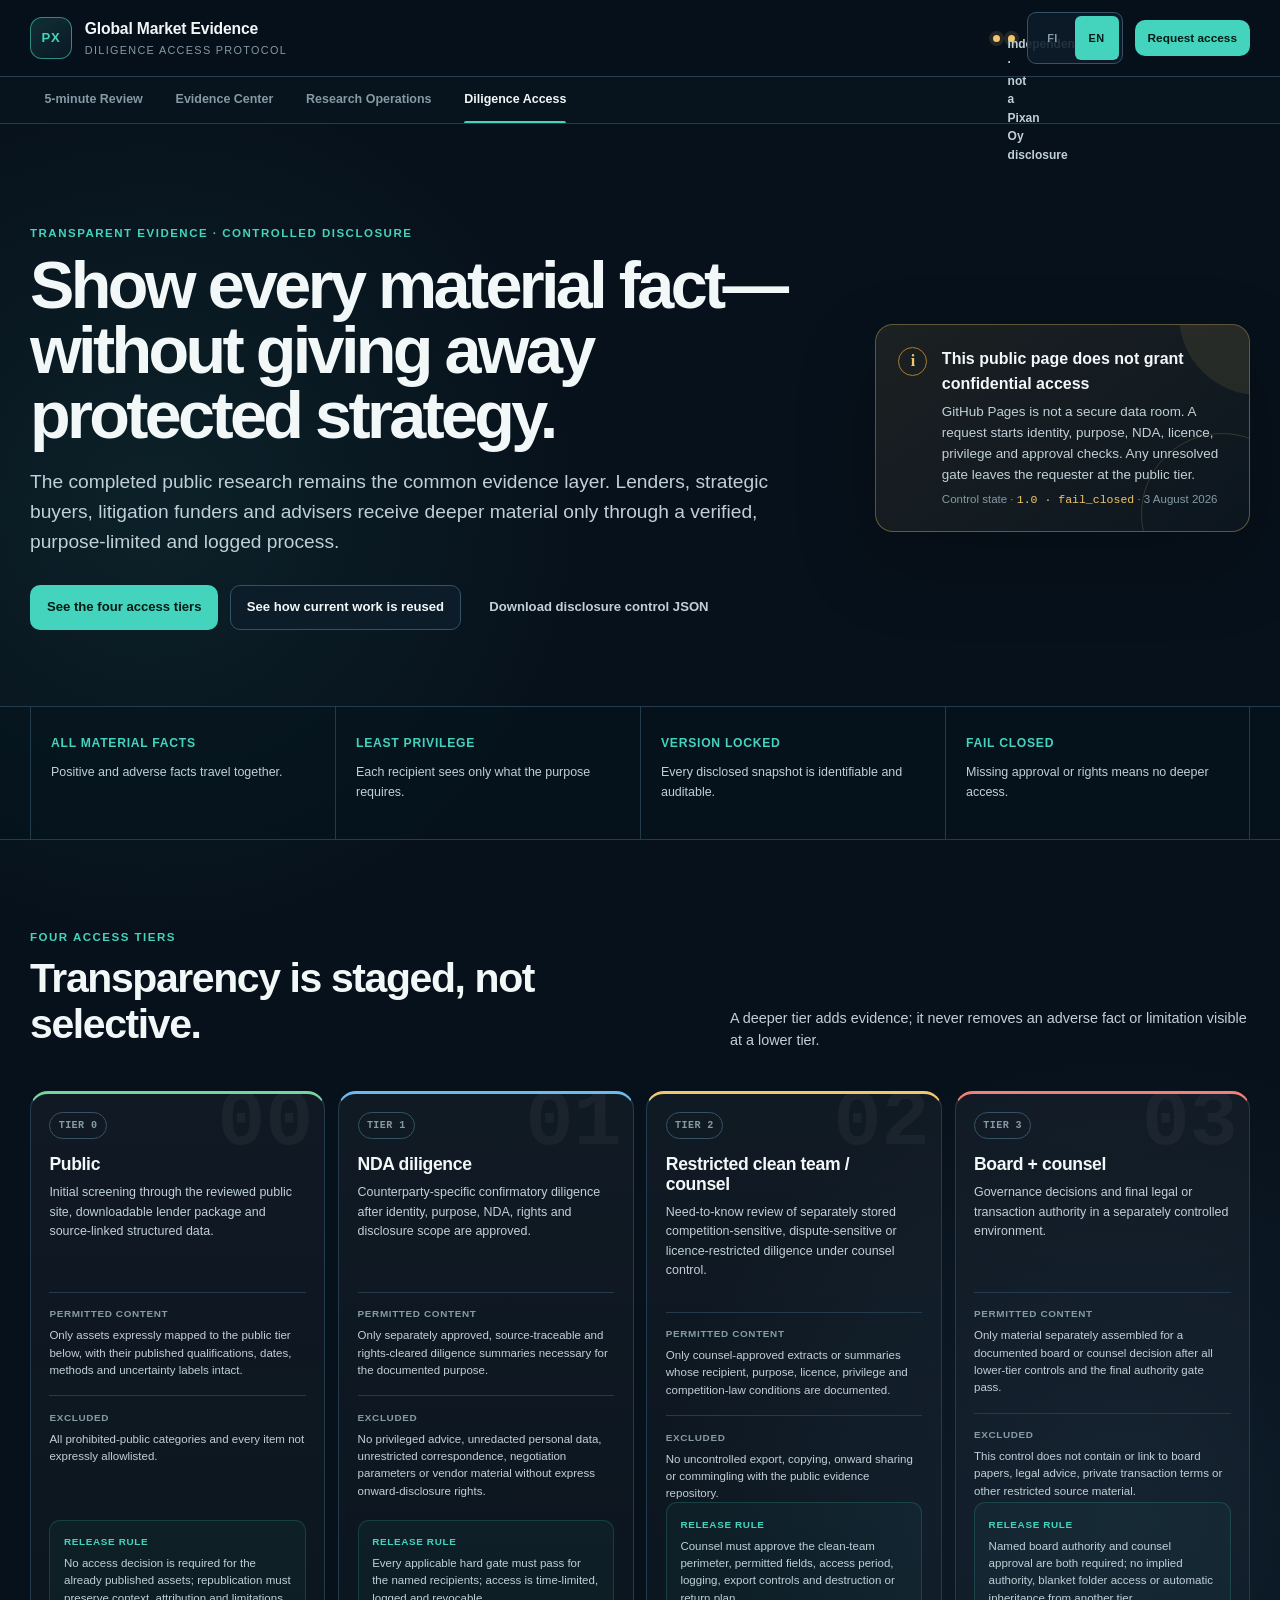
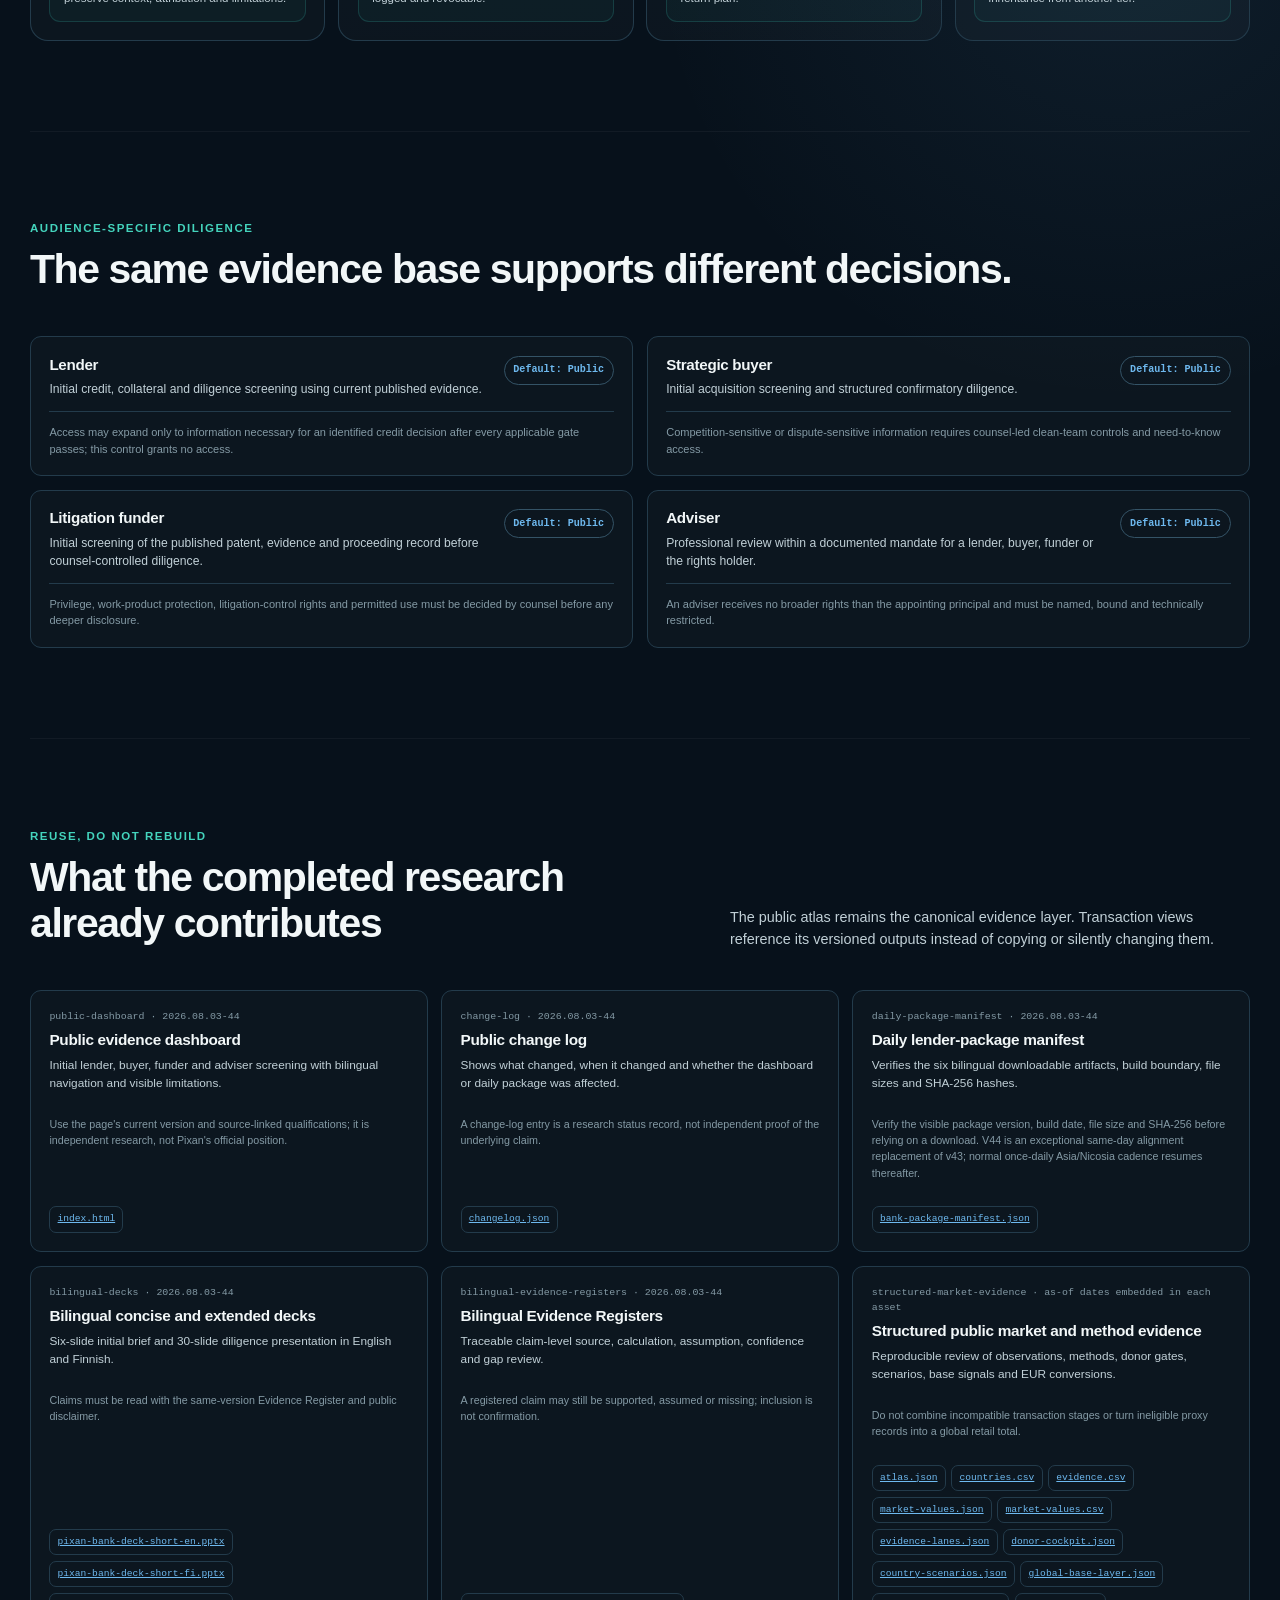
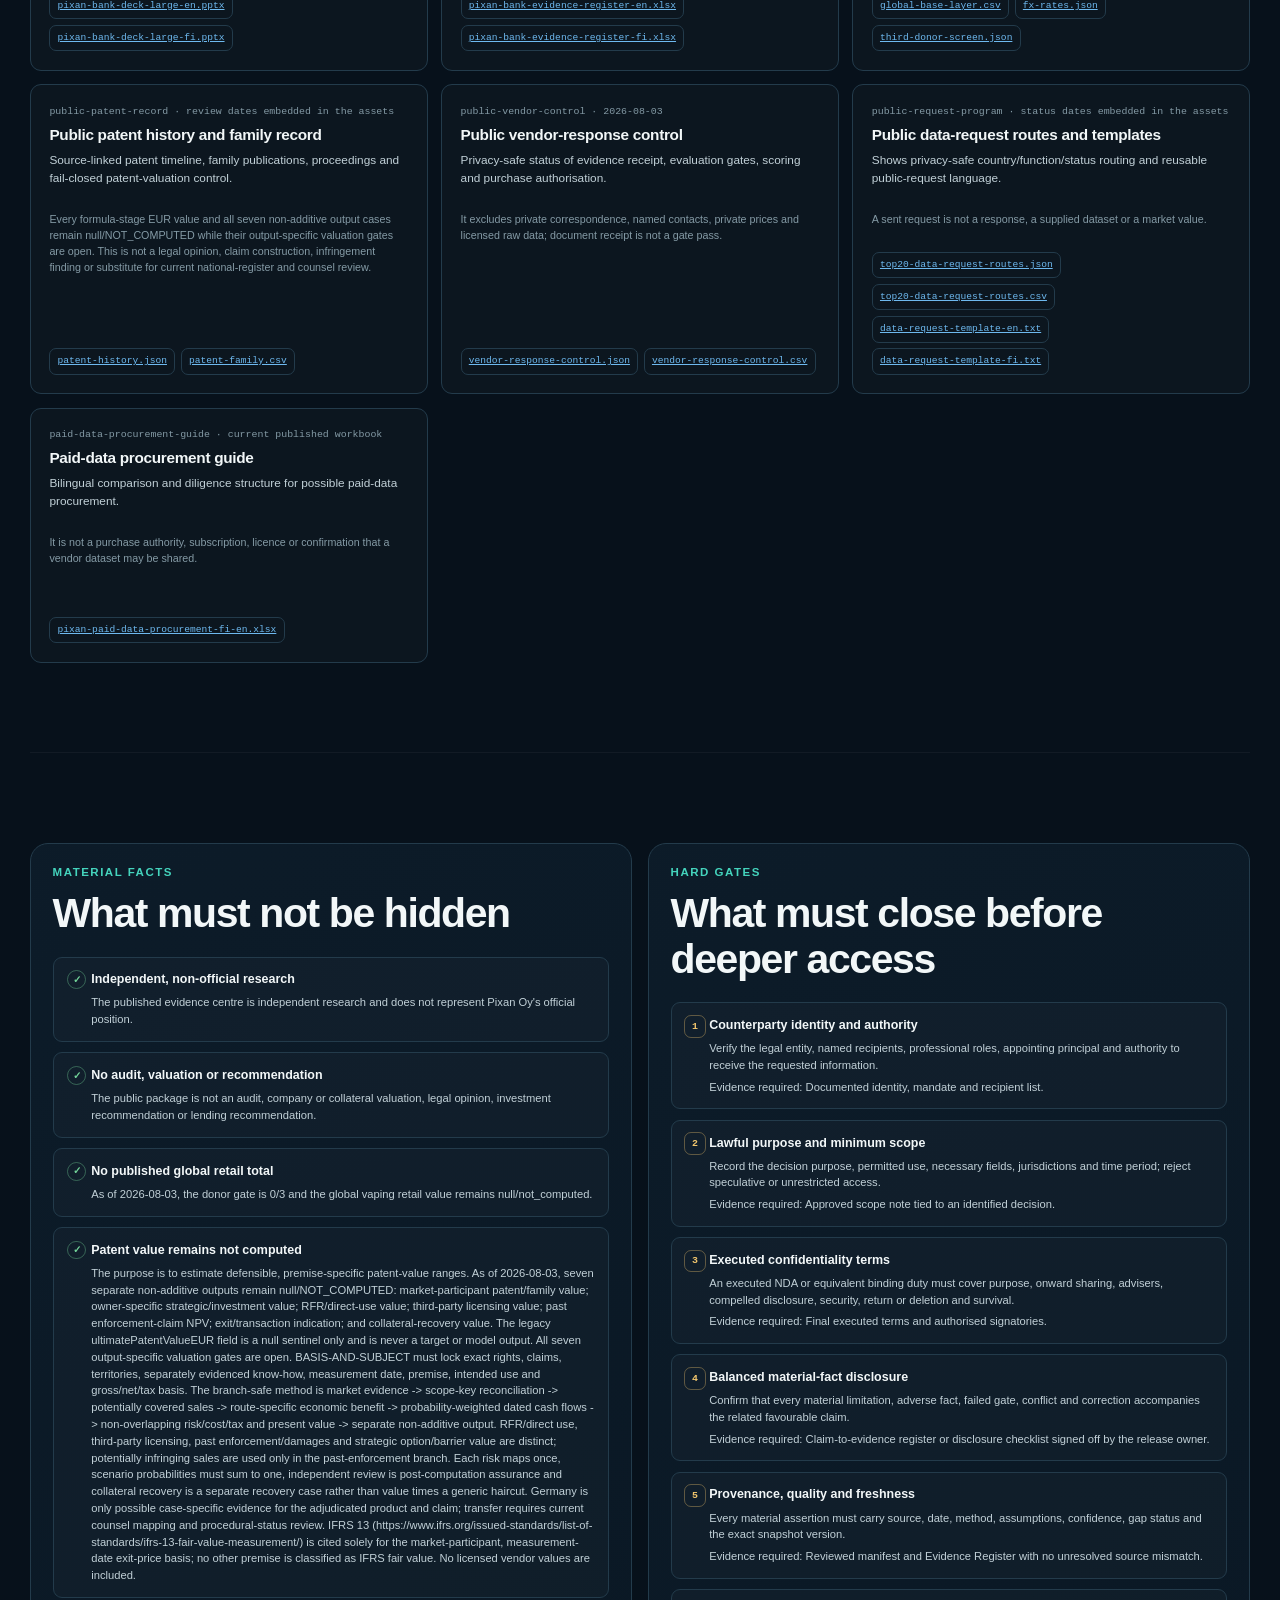
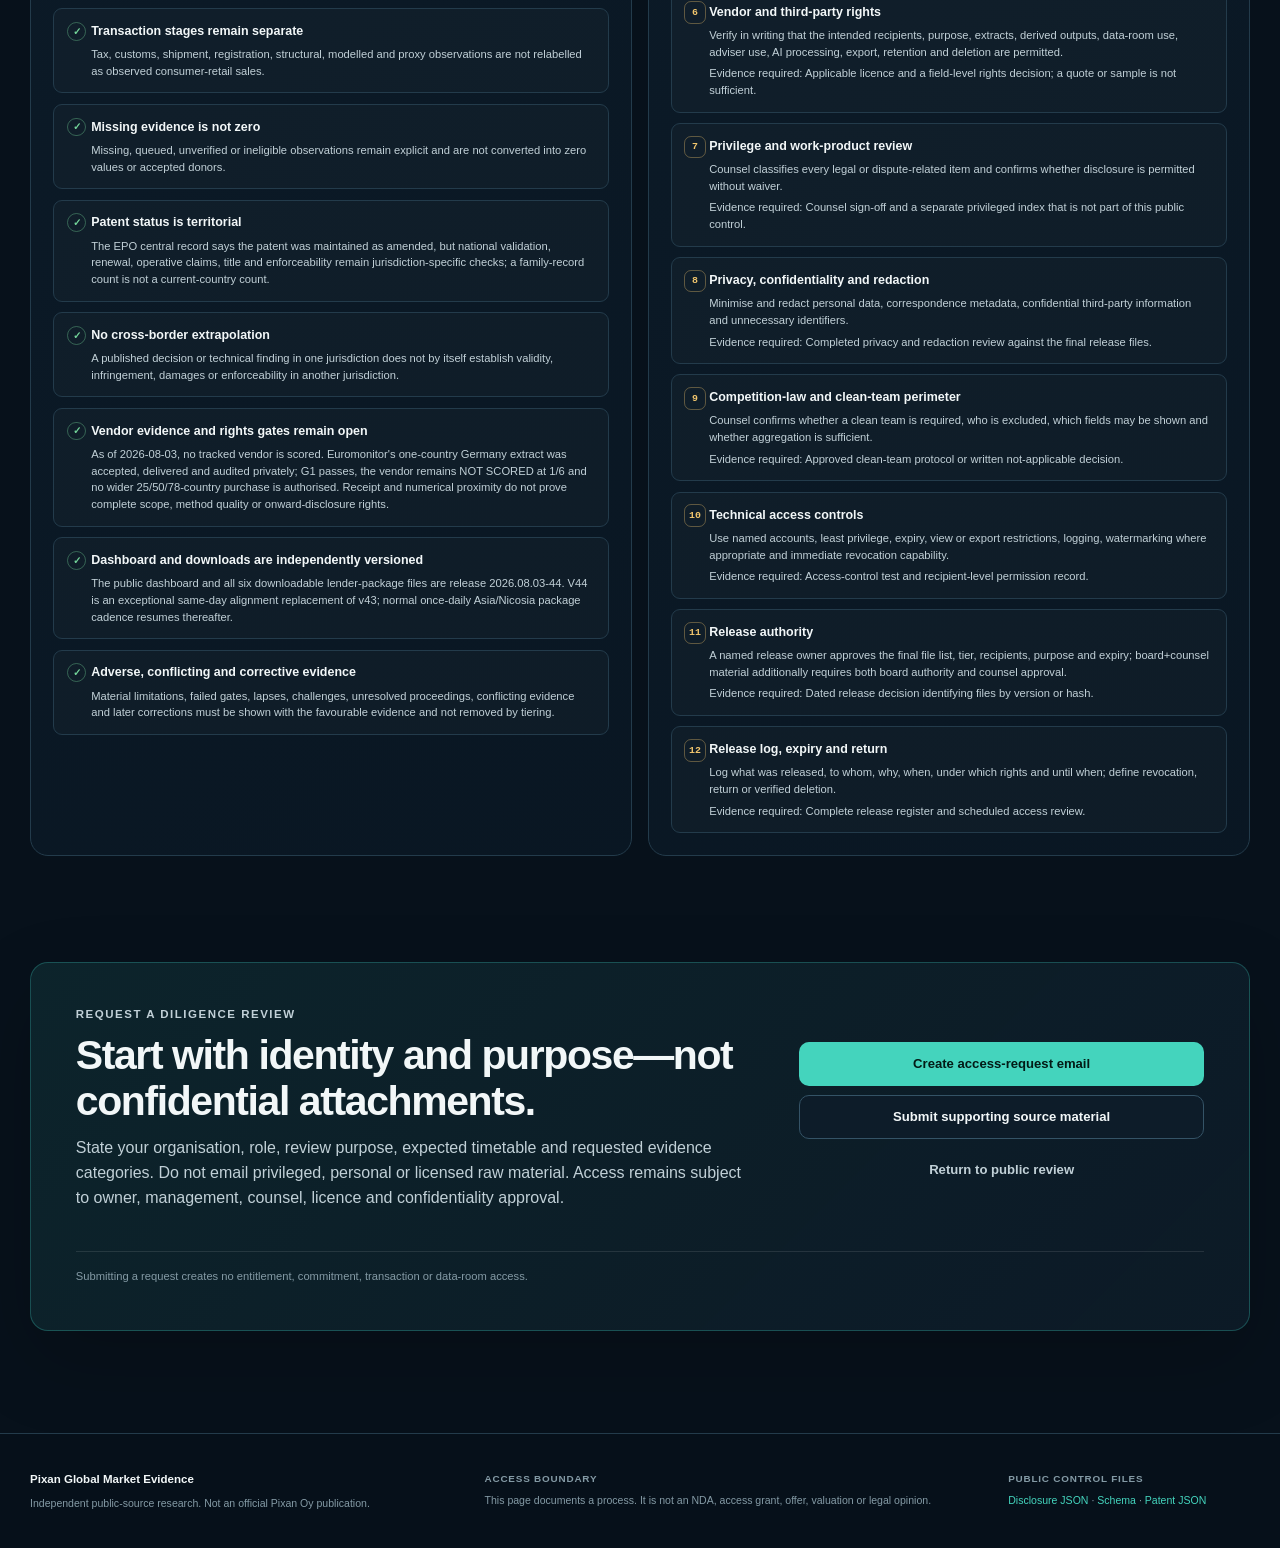
<file: site/diligence.html>
<!doctype html>
<html lang="en">
<head>
  <meta charset="utf-8">
  <meta name="viewport" content="width=device-width, initial-scale=1">
  <meta name="description" content="Public-safe disclosure protocol for lender, buyer, funder and adviser diligence related to the Pixan independent evidence project.">
  <meta name="theme-color" content="#08131f">
  <meta property="og:type" content="website">
  <meta property="og:title" content="Diligence Access | Pixan Global Market Evidence">
  <meta property="og:description" content="See what is public, what requires an NDA and what remains restricted or privileged.">
  <meta property="og:image" content="https://jounirautio78-ops.github.io/pixan-global-market-evidence-public/assets/og-pixan-global-market-evidence.png">
  <meta name="twitter:card" content="summary_large_image">
  <title>Diligence Access | Pixan Global Market Evidence</title>
  <link rel="icon" href="assets/favicon.svg" type="image/svg+xml">
  <link rel="stylesheet" href="assets/styles.css?v=2026-08-03-44">
  <script defer src="assets/i18n.js?v=2026-08-03-44"></script>
  <script defer src="assets/diligence.js?v=2026-08-03-44"></script>
</head>
<body class="diligence-page" data-review-view="diligence">
  <a class="skip-link" href="#diligence-main" data-copy-en="Skip to content" data-copy-fi="Siirry sisältöön">Skip to content</a>

  <header class="site-header">
    <div class="header-inner">
      <a class="brand" href="index.html" aria-label="Pixan Global Market Evidence">
        <span class="brand-mark" aria-hidden="true">PX</span>
        <span>
          <strong>Global Market Evidence</strong>
          <small data-copy-en="Diligence access protocol" data-copy-fi="Due diligence -pääsyprotokolla">Diligence access protocol</small>
        </span>
      </a>
      <div class="header-actions">
        <span class="independent-pill"><span aria-hidden="true"></span><span data-copy-en="Independent · not a Pixan Oy disclosure" data-copy-fi="Riippumaton · ei Pixan Oy:n tiedonanto">Independent · not a Pixan Oy disclosure</span></span>
        <div class="language-switch" role="group" aria-label="Language selection" data-label-en="Language selection" data-label-fi="Kielivalinta">
          <button type="button" data-language="fi" lang="fi" aria-label="Suomi" aria-pressed="false">FI</button>
          <button type="button" data-language="en" lang="en" aria-label="English" aria-pressed="true">EN</button>
        </div>
        <a class="button button-primary button-small" href="#request-access" data-copy-en="Request access" data-copy-fi="Pyydä pääsyä">Request access</a>
      </div>
    </div>
  </header>

  <nav class="workspace-view-nav no-print" aria-label="Workspace views" data-label-en="Workspace views" data-label-fi="Työtilan näkymät">
    <div class="workspace-view-inner">
      <a class="workspace-view-link" href="review.html?view=review" data-copy-en="5-minute Review" data-copy-fi="5 minuutin katsaus">5-minute Review</a>
      <a class="workspace-view-link" href="index.html" data-copy-en="Evidence Center" data-copy-fi="Evidenssikeskus">Evidence Center</a>
      <a class="workspace-view-link" href="review.html?view=operations" data-copy-en="Research Operations" data-copy-fi="Tutkimusoperaatiot">Research Operations</a>
      <a class="workspace-view-link" href="diligence.html" aria-current="page" data-copy-en="Diligence Access" data-copy-fi="Due diligence -pääsy">Diligence Access</a>
    </div>
  </nav>

  <main id="diligence-main">
    <section class="diligence-hero shell" aria-labelledby="diligence-title">
      <div>
        <p class="eyebrow" data-copy-en="Transparent evidence · controlled disclosure" data-copy-fi="Läpinäkyvä evidenssi · hallittu luovutus">Transparent evidence · controlled disclosure</p>
        <h1 id="diligence-title" data-copy-en="Show every material fact—without giving away protected strategy." data-copy-fi="Näytä jokainen olennainen fakta — luovuttamatta suojattua strategiaa.">Show every material fact—without giving away protected strategy.</h1>
        <p class="hero-lead" data-copy-en="The completed public research remains the common evidence layer. Lenders, strategic buyers, litigation funders and advisers receive deeper material only through a verified, purpose-limited and logged process." data-copy-fi="Valmis julkinen tutkimus säilyy yhteisenä evidenssikerroksena. Lainanantajat, strategiset ostajat, oikeudenkäyntirahoittajat ja neuvonantajat saavat syvempää aineistoa vain varmennetun, käyttötarkoitukseen rajatun ja lokitetun prosessin kautta.">The completed public research remains the common evidence layer. Lenders, strategic buyers, litigation funders and advisers receive deeper material only through a verified, purpose-limited and logged process.</p>
        <div class="hero-actions">
          <a class="button button-primary" href="#access-tiers" data-copy-en="See the four access tiers" data-copy-fi="Katso neljä pääsytasoa">See the four access tiers</a>
          <a class="button button-secondary" href="#reuse" data-copy-en="See how current work is reused" data-copy-fi="Katso miten nykytyö hyödynnetään">See how current work is reused</a>
          <a class="button button-ghost" href="data/investor-disclosure-control.json" download data-copy-en="Download disclosure control JSON" data-copy-fi="Lataa disclosure-kontrollin JSON">Download disclosure control JSON</a>
        </div>
      </div>
      <aside class="disclosure-card diligence-boundary" aria-label="Access boundary" data-label-en="Access boundary" data-label-fi="Pääsyn rajaus">
        <div class="disclosure-icon" aria-hidden="true">i</div>
        <div>
          <strong data-copy-en="This public page does not grant confidential access" data-copy-fi="Tämä julkinen sivu ei myönnä luottamuksellista pääsyä">This public page does not grant confidential access</strong>
          <p data-copy-en="GitHub Pages is not a secure data room. A request starts identity, purpose, NDA, licence, privilege and approval checks. Any unresolved gate leaves the requester at the public tier." data-copy-fi="GitHub Pages ei ole suojattu datahuone. Pyyntö käynnistää henkilöllisyyden, käyttötarkoituksen, NDA:n, lisenssin, asianajosalaisuuden ja hyväksyntöjen tarkistukset. Avoin portti jättää pyytäjän julkiselle tasolle.">GitHub Pages is not a secure data room. A request starts identity, purpose, NDA, licence, privilege and approval checks. Any unresolved gate leaves the requester at the public tier.</p>
          <p class="muted"><span data-copy-en="Control state" data-copy-fi="Kontrollitila">Control state</span> · <code id="diligence-control-version">checking…</code> · <time id="diligence-control-date">—</time></p>
        </div>
      </aside>
    </section>

    <section class="diligence-proof-band" aria-label="Disclosure principles" data-label-en="Disclosure principles" data-label-fi="Luovutusperiaatteet">
      <div class="shell diligence-proof-grid">
        <article><strong data-copy-en="All material facts" data-copy-fi="Kaikki olennaiset faktat">All material facts</strong><p data-copy-en="Positive and adverse facts travel together." data-copy-fi="Myönteiset ja kielteiset faktat esitetään yhdessä.">Positive and adverse facts travel together.</p></article>
        <article><strong data-copy-en="Least privilege" data-copy-fi="Vähimmät oikeudet">Least privilege</strong><p data-copy-en="Each recipient sees only what the purpose requires." data-copy-fi="Kukin vastaanottaja näkee vain käyttötarkoituksen edellyttämän aineiston.">Each recipient sees only what the purpose requires.</p></article>
        <article><strong data-copy-en="Version locked" data-copy-fi="Versiolukittu">Version locked</strong><p data-copy-en="Every disclosed snapshot is identifiable and auditable." data-copy-fi="Jokainen luovutettu snapshot on tunnistettava ja auditoitava.">Every disclosed snapshot is identifiable and auditable.</p></article>
        <article><strong data-copy-en="Fail closed" data-copy-fi="Fail closed">Fail closed</strong><p data-copy-en="Missing approval or rights means no deeper access." data-copy-fi="Puuttuva hyväksyntä tai käyttöoikeus estää syvemmän pääsyn.">Missing approval or rights means no deeper access.</p></article>
      </div>
    </section>

    <section id="access-tiers" class="shell diligence-section" aria-labelledby="access-tiers-title">
      <div class="section-heading">
        <div>
          <p class="eyebrow" data-copy-en="Four access tiers" data-copy-fi="Neljä pääsytasoa">Four access tiers</p>
          <h2 id="access-tiers-title" data-copy-en="Transparency is staged, not selective." data-copy-fi="Läpinäkyvyys on vaiheistettua, ei valikoivaa.">Transparency is staged, not selective.</h2>
        </div>
        <p data-copy-en="A deeper tier adds evidence; it never removes an adverse fact or limitation visible at a lower tier." data-copy-fi="Syvempi taso lisää evidenssiä; se ei koskaan poista alemmalla tasolla näkyvää kielteistä faktaa tai rajausta.">A deeper tier adds evidence; it never removes an adverse fact or limitation visible at a lower tier.</p>
      </div>
      <div id="diligence-tier-grid" class="diligence-tier-grid" aria-live="polite"></div>
    </section>

    <section class="shell diligence-section" aria-labelledby="audience-title">
      <div class="section-heading">
        <div>
          <p class="eyebrow" data-copy-en="Audience-specific diligence" data-copy-fi="Osapuolikohtainen due diligence">Audience-specific diligence</p>
          <h2 id="audience-title" data-copy-en="The same evidence base supports different decisions." data-copy-fi="Sama evidenssipohja tukee erilaisia päätöksiä.">The same evidence base supports different decisions.</h2>
        </div>
      </div>
      <div id="diligence-audience-grid" class="diligence-audience-grid" aria-live="polite"></div>
    </section>

    <section id="reuse" class="shell diligence-section" aria-labelledby="reuse-title">
      <div class="section-heading">
        <div>
          <p class="eyebrow" data-copy-en="Reuse, do not rebuild" data-copy-fi="Hyödynnä, älä rakenna uudelleen">Reuse, do not rebuild</p>
          <h2 id="reuse-title" data-copy-en="What the completed research already contributes" data-copy-fi="Mitä valmis tutkimus antaa jo nyt">What the completed research already contributes</h2>
        </div>
        <p data-copy-en="The public atlas remains the canonical evidence layer. Transaction views reference its versioned outputs instead of copying or silently changing them." data-copy-fi="Julkinen atlas säilyy kanonisena evidenssikerroksena. Transaktionäkymät viittaavat sen versioituihin tuotoksiin kopioimatta tai muuttamatta niitä hiljaa.">The public atlas remains the canonical evidence layer. Transaction views reference its versioned outputs instead of copying or silently changing them.</p>
      </div>
      <div id="diligence-reuse-grid" class="diligence-reuse-grid" aria-live="polite"></div>
    </section>

    <section class="shell diligence-section diligence-two-column">
      <article class="panel">
        <p class="eyebrow" data-copy-en="Material facts" data-copy-fi="Olennaiset faktat">Material facts</p>
        <h2 data-copy-en="What must not be hidden" data-copy-fi="Mitä ei saa piilottaa">What must not be hidden</h2>
        <ul id="diligence-material-facts" class="diligence-check-list"></ul>
      </article>
      <article class="panel">
        <p class="eyebrow" data-copy-en="Hard gates" data-copy-fi="Kovat portit">Hard gates</p>
        <h2 data-copy-en="What must close before deeper access" data-copy-fi="Mikä on suljettava ennen syvempää pääsyä">What must close before deeper access</h2>
        <ol id="diligence-hard-gates" class="diligence-numbered-list"></ol>
      </article>
    </section>

    <section id="request-access" class="shell diligence-request-panel" aria-labelledby="request-access-title">
      <div>
        <p class="eyebrow" data-copy-en="Request a diligence review" data-copy-fi="Pyydä due diligence -tarkistusta">Request a diligence review</p>
        <h2 id="request-access-title" data-copy-en="Start with identity and purpose—not confidential attachments." data-copy-fi="Aloita henkilöllisyydestä ja käyttötarkoituksesta — älä luottamuksellisista liitteistä.">Start with identity and purpose—not confidential attachments.</h2>
        <p data-copy-en="State your organisation, role, review purpose, expected timetable and requested evidence categories. Do not email privileged, personal or licensed raw material. Access remains subject to owner, management, counsel, licence and confidentiality approval." data-copy-fi="Ilmoita organisaatio, rooli, tarkistuksen tarkoitus, aikataulu ja pyydetyt evidenssiluokat. Älä lähetä sähköpostilla asianajosalaisuuden alaista, henkilötietoja sisältävää tai lisensoitua raakadataa. Pääsy edellyttää omistajan, johdon, lakimiehen, lisenssin ja salassapidon hyväksyntää.">State your organisation, role, review purpose, expected timetable and requested evidence categories. Do not email privileged, personal or licensed raw material. Access remains subject to owner, management, counsel, licence and confidentiality approval.</p>
      </div>
      <div class="diligence-request-actions">
        <a id="diligence-request-email" class="button button-primary" href="mailto:jouni.rautio78@gmail.com?subject=Pixan%20diligence%20access%20request" data-copy-en="Create access-request email" data-copy-fi="Luo pääsypyyntösähköposti">Create access-request email</a>
        <a class="button button-secondary" href="index.html#submit" data-copy-en="Submit supporting source material" data-copy-fi="Toimita tukevaa lähdeaineistoa">Submit supporting source material</a>
        <a class="button button-ghost" href="review.html?view=review" data-copy-en="Return to public review" data-copy-fi="Palaa julkiseen katsaukseen">Return to public review</a>
      </div>
      <p id="diligence-request-note" class="diligence-request-note" data-copy-en="Submitting a request creates no entitlement, commitment, transaction or data-room access." data-copy-fi="Pyynnön lähettäminen ei luo oikeutta, sitoumusta, transaktiota tai datahuonepääsyä.">Submitting a request creates no entitlement, commitment, transaction or data-room access.</p>
    </section>

    <div class="shell load-error" id="diligence-load-error" hidden>
      <strong data-copy-en="The disclosure control could not be verified." data-copy-fi="Disclosure-kontrollia ei voitu varmistaa.">The disclosure control could not be verified.</strong>
      <p data-copy-en="No access classification should be inferred from an empty view. Use only the public evidence center until the committed control file is available." data-copy-fi="Tyhjästä näkymästä ei saa päätellä pääsyluokitusta. Käytä vain julkista evidenssikeskusta, kunnes versionhallittu kontrollitiedosto on saatavilla.">No access classification should be inferred from an empty view. Use only the public evidence center until the committed control file is available.</p>
    </div>
  </main>

  <footer class="site-footer">
    <div class="shell footer-grid">
      <div><strong>Pixan Global Market Evidence</strong><p data-copy-en="Independent public-source research. Not an official Pixan Oy publication." data-copy-fi="Riippumaton julkisten lähteiden tutkimus. Ei Pixan Oy:n virallinen julkaisu.">Independent public-source research. Not an official Pixan Oy publication.</p></div>
      <div><span data-copy-en="Access boundary" data-copy-fi="Pääsyn rajaus">Access boundary</span><p data-copy-en="This page documents a process. It is not an NDA, access grant, offer, valuation or legal opinion." data-copy-fi="Tämä sivu dokumentoi prosessin. Se ei ole NDA, pääsylupa, tarjous, arvonmääritys tai oikeudellinen lausunto.">This page documents a process. It is not an NDA, access grant, offer, valuation or legal opinion.</p></div>
      <div><span data-copy-en="Public control files" data-copy-fi="Julkiset kontrollitiedostot">Public control files</span><p><a href="data/investor-disclosure-control.json">Disclosure JSON</a> · <a href="schemas/investor-disclosure-control.schema.json">Schema</a> · <a href="data/patent-history.json">Patent JSON</a></p></div>
    </div>
  </footer>
</body>
</html>
</file>
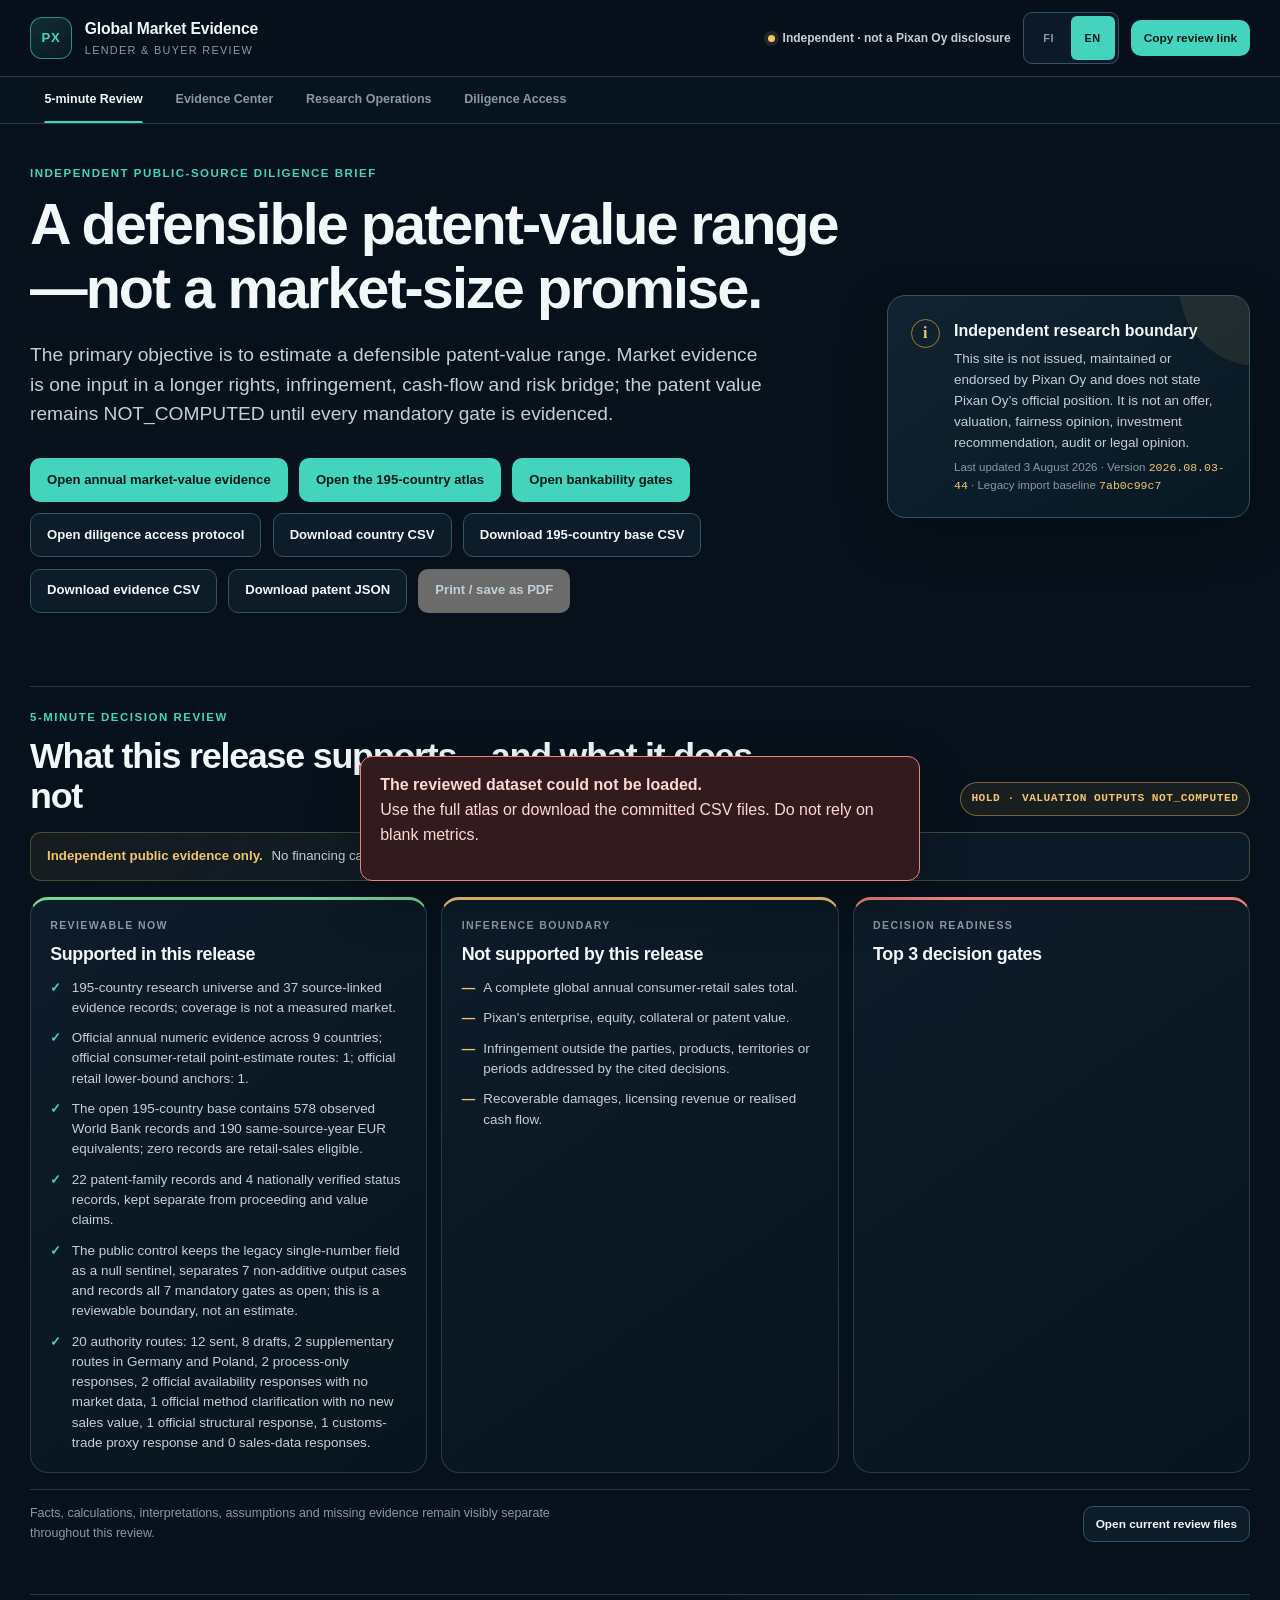
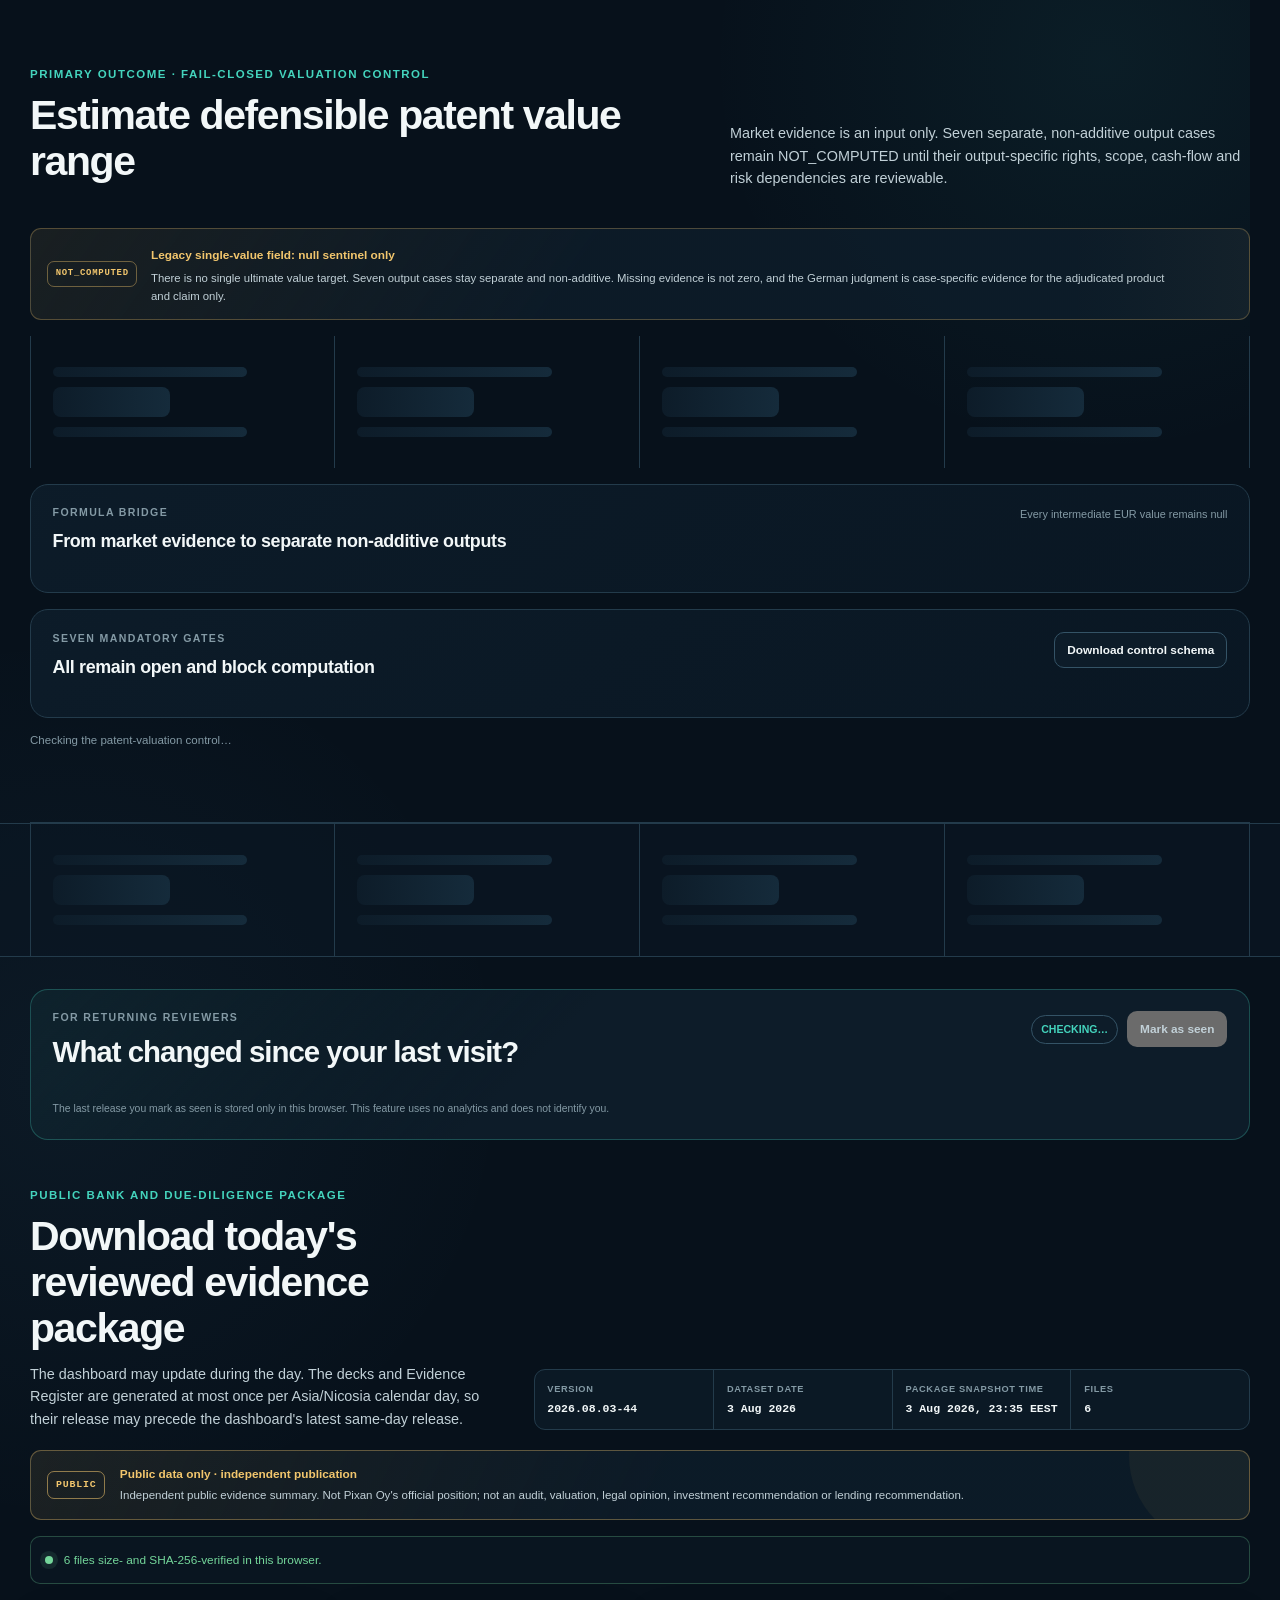
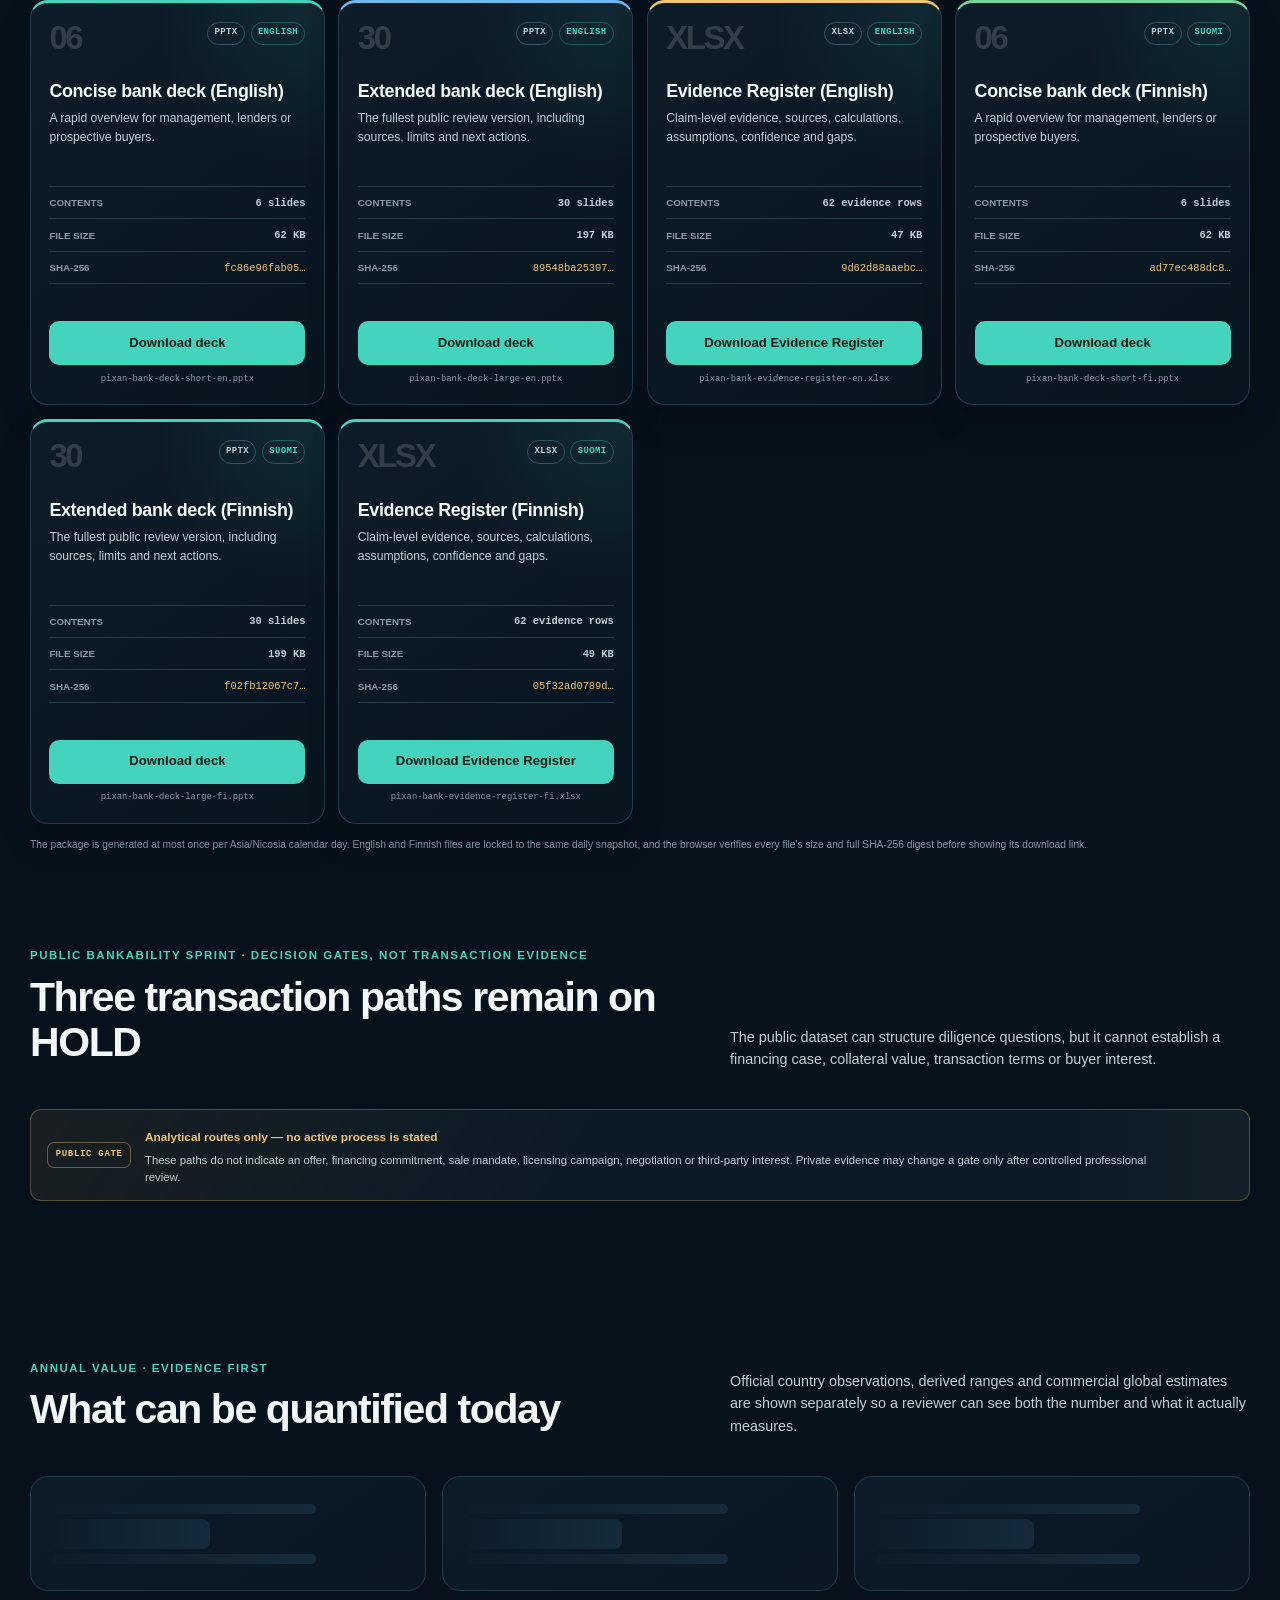
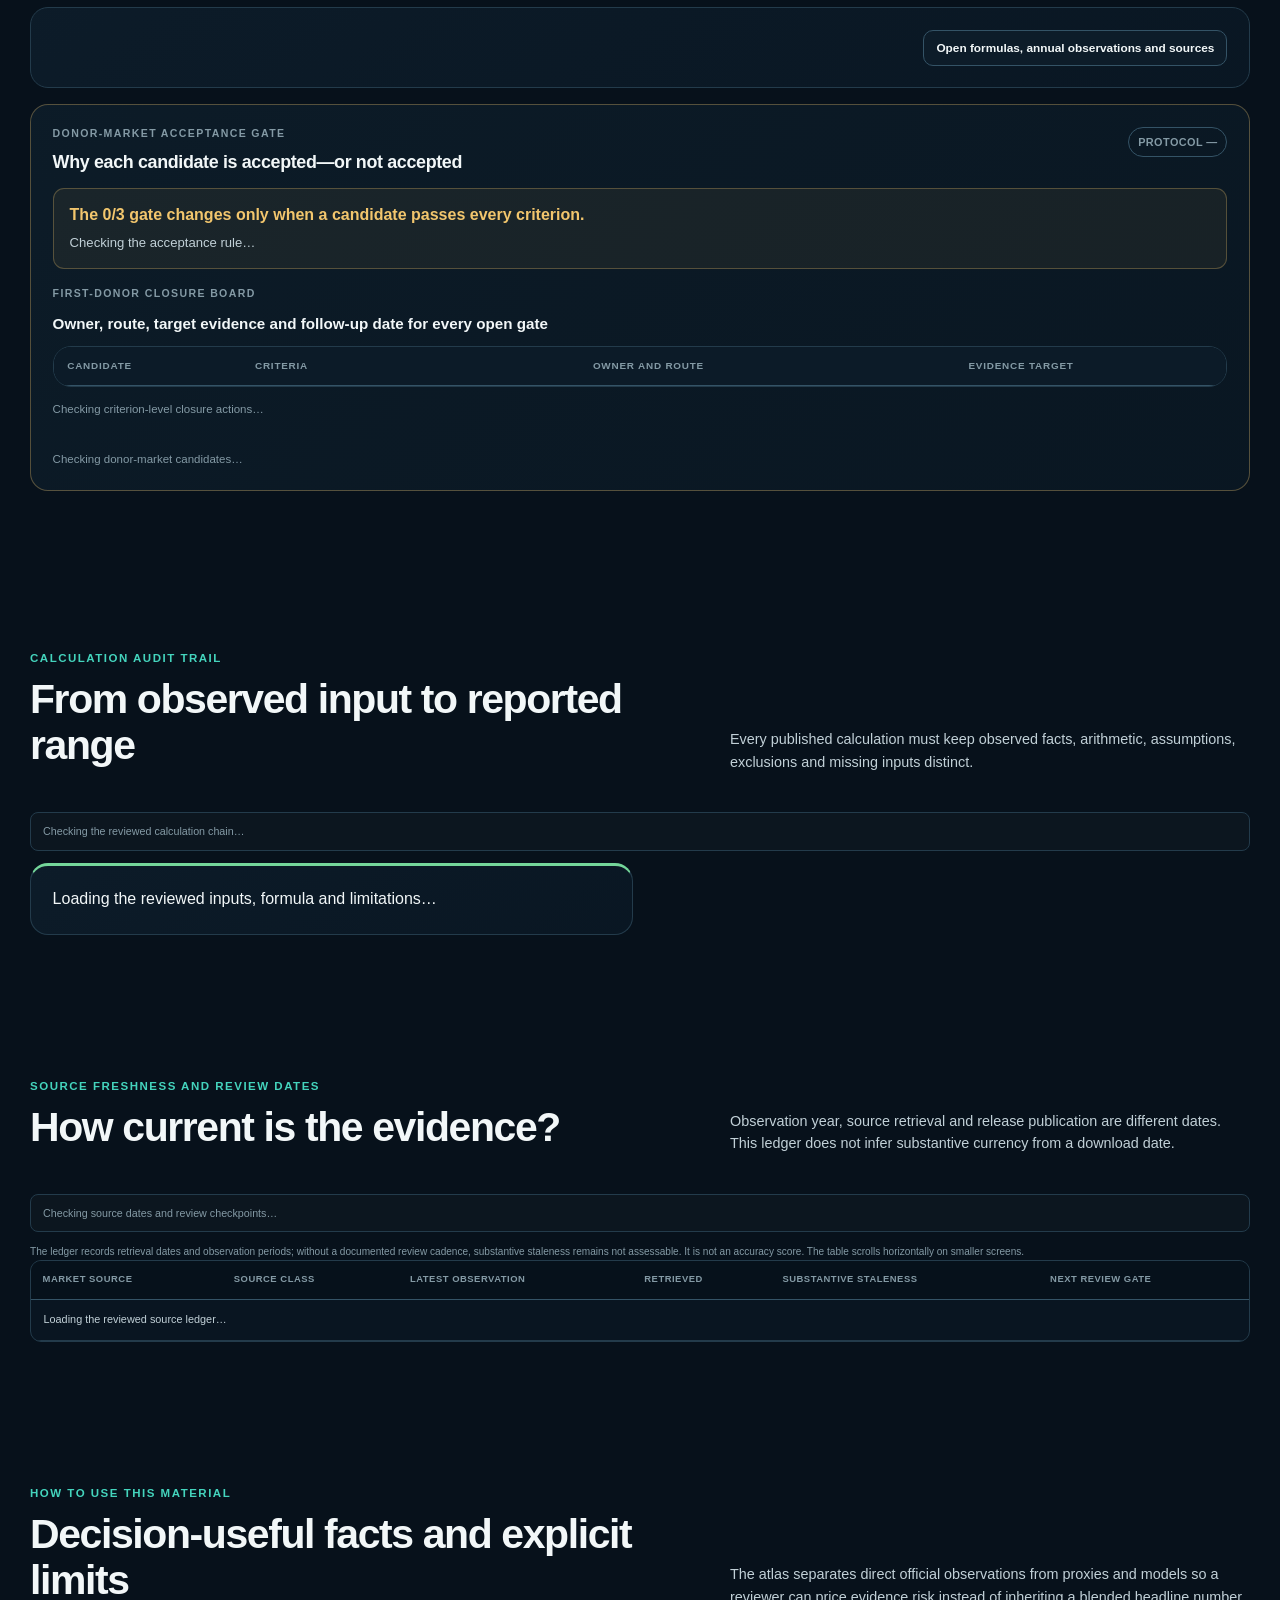
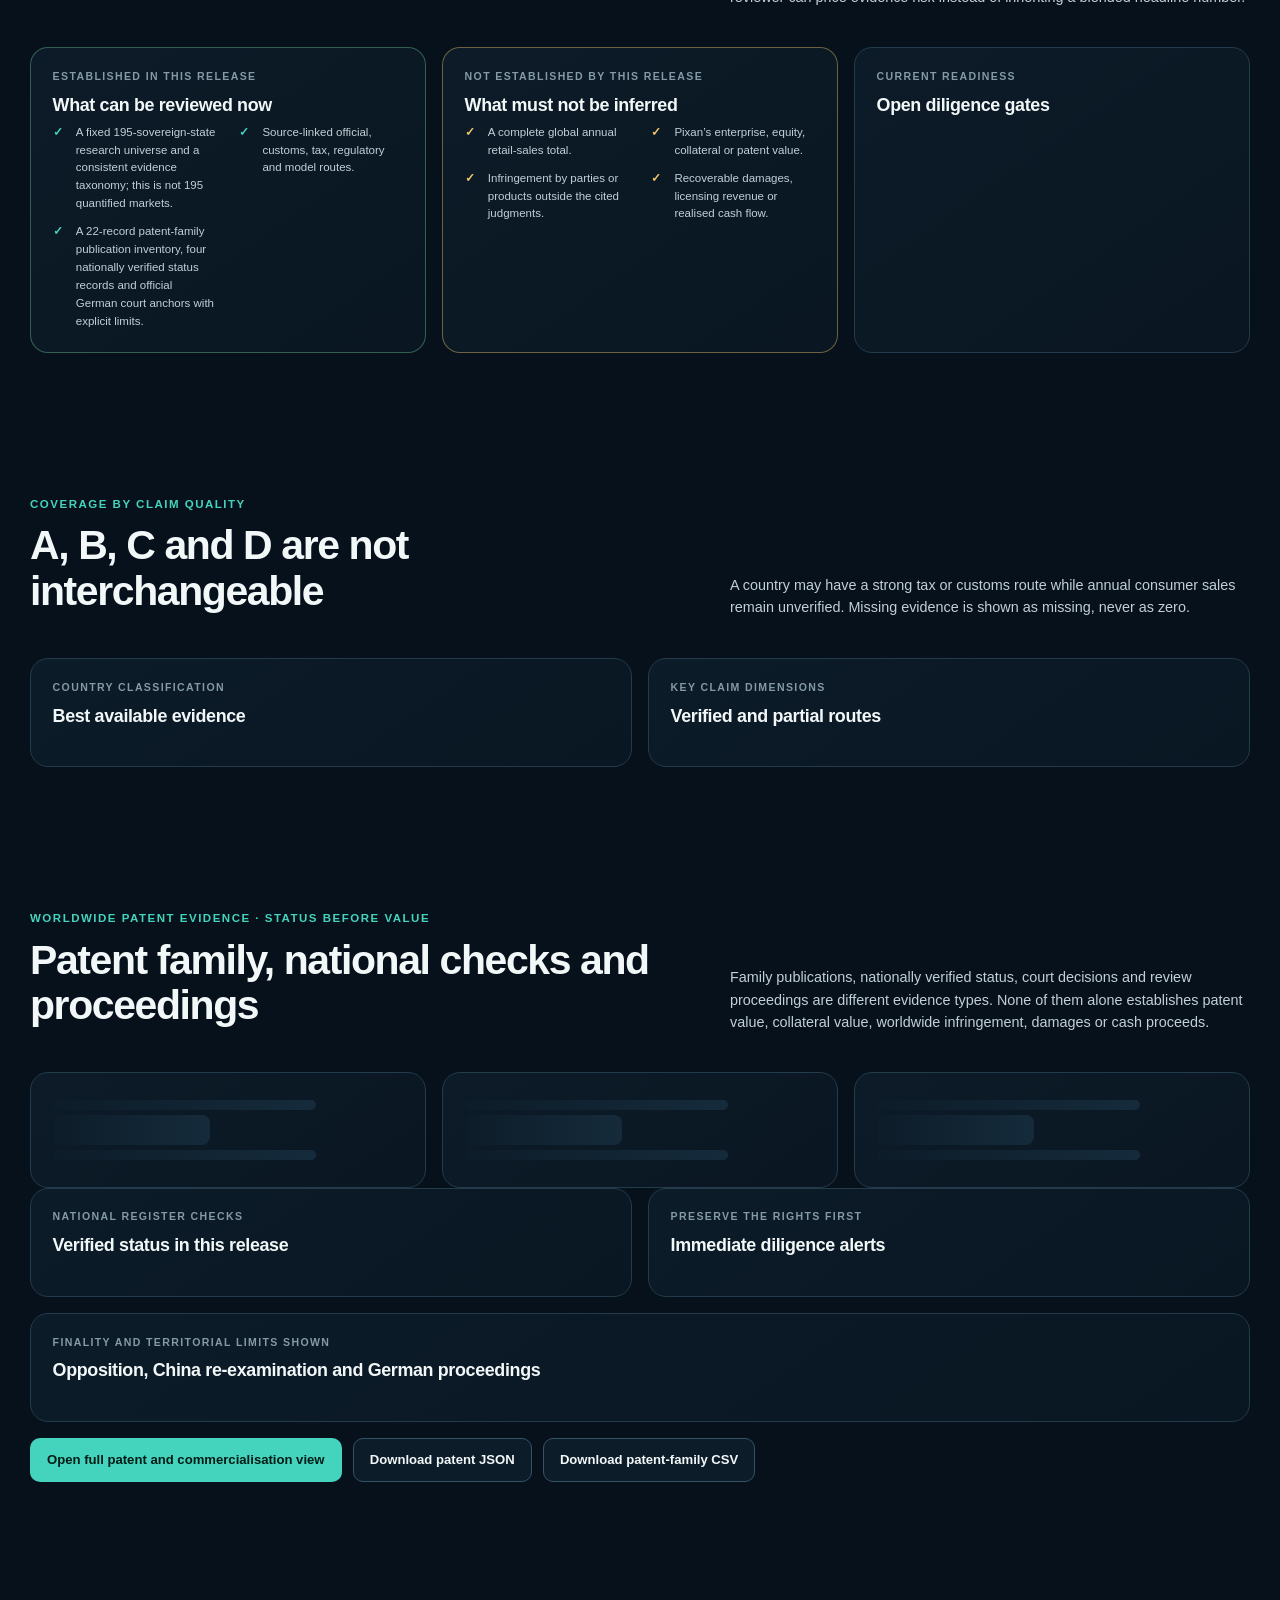
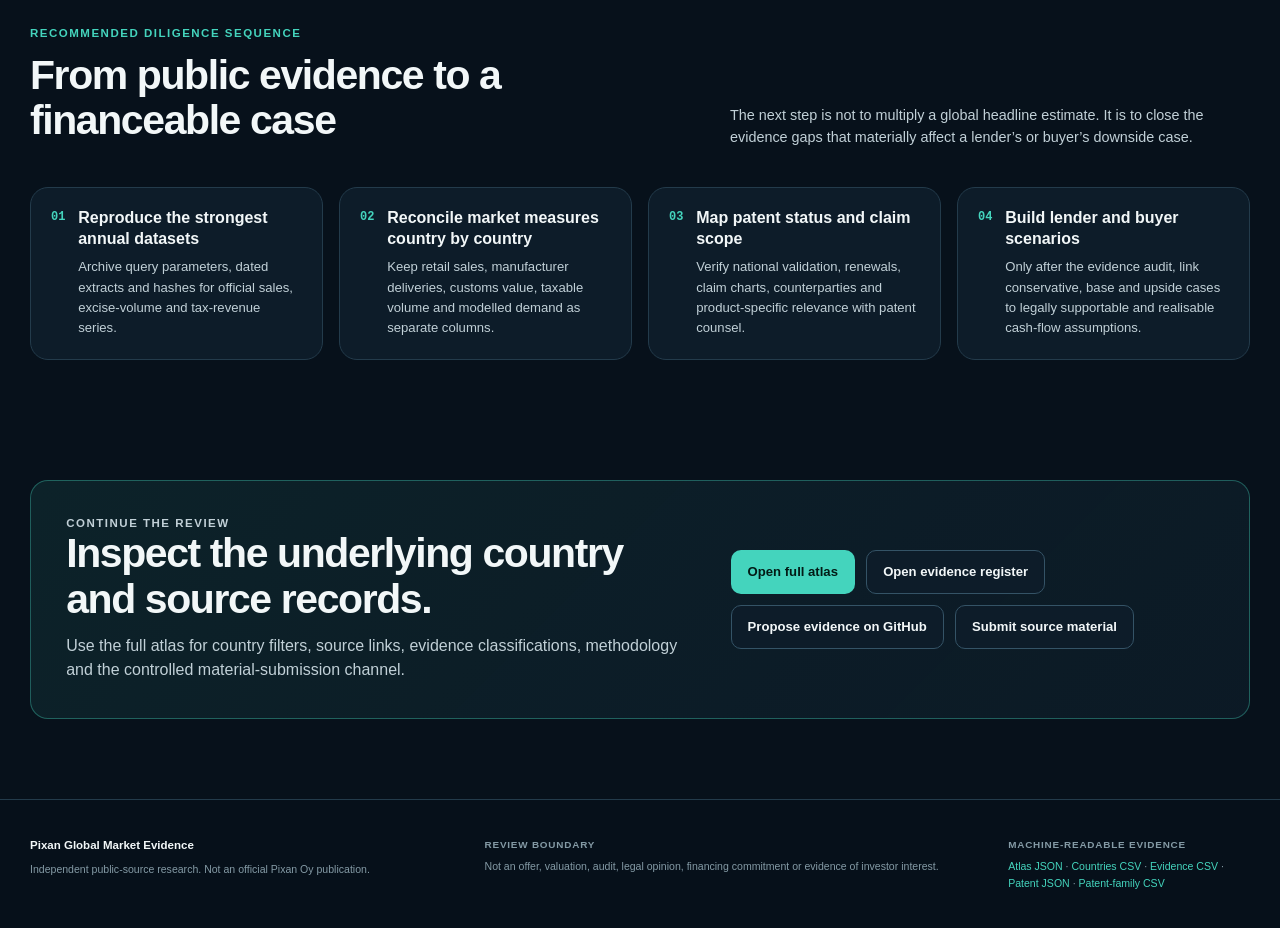
<file: site/review.html>
<!doctype html>
<html lang="en">
<head>
  <meta charset="utf-8">
  <meta name="viewport" content="width=device-width, initial-scale=1">
  <meta name="description" content="Independent, source-linked review brief for Pixan-related global vaping-market evidence.">
  <meta name="theme-color" content="#08131f">
  <meta property="og:type" content="website">
  <meta property="og:title" content="Lender &amp; Buyer Review | Pixan Global Market Evidence">
  <meta property="og:description" content="Independent, source-linked review brief with current downloadable evidence decks and register.">
  <meta property="og:image" content="https://jounirautio78-ops.github.io/pixan-global-market-evidence-public/assets/og-pixan-global-market-evidence.png">
  <meta property="og:image:width" content="1200">
  <meta property="og:image:height" content="628">
  <meta property="og:image:alt" content="Pixan Global Market Evidence — independent public-source research">
  <meta name="twitter:card" content="summary_large_image">
  <meta name="twitter:title" content="Lender &amp; Buyer Review | Pixan Global Market Evidence">
  <meta name="twitter:description" content="Independent, source-linked review brief with current downloadable evidence decks and register.">
  <meta name="twitter:image" content="https://jounirautio78-ops.github.io/pixan-global-market-evidence-public/assets/og-pixan-global-market-evidence.png">
  <title>Lender &amp; Buyer Review | Pixan Global Market Evidence</title>
  <link rel="icon" href="assets/favicon.svg" type="image/svg+xml">
  <link rel="stylesheet" href="assets/styles.css?v=2026-08-03-44">
  <script defer src="assets/i18n.js?v=2026-08-03-44"></script>
  <script defer src="assets/downloads.js?v=2026-08-03-44"></script>
  <script defer src="assets/paid-data.js?v=2026-08-03-44"></script>
  <script defer src="assets/vendor-response.js?v=2026-08-03-44"></script>
  <script defer src="assets/request-program.js?v=2026-08-03-44"></script>
  <script defer src="assets/independent-controls.js?v=2026-08-03-44"></script>
  <script defer src="assets/review.js?v=2026-08-03-44"></script>
</head>
<body class="review-page" data-review-view="review">
  <a class="skip-link" href="#review-main">Skip to content</a>
  <header class="site-header review-header">
    <div class="header-inner">
      <a class="brand" href="index.html" aria-label="Pixan Global Market Evidence, full atlas">
        <span class="brand-mark" aria-hidden="true">PX</span>
        <span>
          <strong>Global Market Evidence</strong>
          <small>Lender &amp; buyer review</small>
        </span>
      </a>
      <div class="header-actions">
        <span class="independent-pill"><span aria-hidden="true"></span> Independent · not a Pixan Oy disclosure</span>
        <div class="language-switch" role="group" aria-label="Language selection">
          <button type="button" data-language="fi" lang="fi" aria-label="Suomi" aria-pressed="false">FI</button>
          <button type="button" data-language="en" lang="en" aria-label="English" aria-pressed="true">EN</button>
        </div>
        <button class="button button-primary button-small no-print" id="copy-review-link" type="button">Copy review link</button>
      </div>
    </div>
  </header>

  <nav id="review-view-nav" class="workspace-view-nav no-print" aria-label="Workspace views">
    <div class="workspace-view-inner">
      <a class="workspace-view-link" data-review-view-link="review" href="review.html?view=review" aria-current="page">5-minute Review</a>
      <a class="workspace-view-link" data-review-view-link="evidence" href="index.html">Evidence Center</a>
      <a class="workspace-view-link" data-review-view-link="operations" href="review.html?view=operations">Research Operations</a>
      <a class="workspace-view-link" href="diligence.html">Diligence Access</a>
    </div>
  </nav>

  <main id="review-main">
    <section id="decision-cockpit" class="decision-cockpit shell" data-review-surface="review" aria-labelledby="decision-cockpit-title" aria-busy="true">
      <div class="decision-cockpit-hero">
        <div>
          <p class="eyebrow">Independent public-source diligence brief</p>
          <h1 id="decision-cockpit-title">A defensible patent-value range—not a market-size promise.</h1>
          <p class="hero-lead">The primary objective is to estimate a defensible patent-value range. Market evidence is one input in a longer rights, infringement, cash-flow and risk bridge; the patent value remains NOT_COMPUTED until every mandatory gate is evidenced.</p>
          <div class="hero-actions no-print">
            <a class="button button-primary" href="index.html#market">Open annual market-value evidence</a>
            <a class="button button-primary" href="index.html#countries">Open the 195-country atlas</a>
            <a class="button button-primary" href="#bankability">Open bankability gates</a>
            <a class="button button-secondary" href="diligence.html">Open diligence access protocol</a>
            <a class="button button-secondary" href="data/countries.csv" download>Download country CSV</a>
            <a class="button button-secondary" href="data/global-base-layer.csv" download>Download 195-country base CSV</a>
            <a class="button button-secondary" href="data/evidence.csv" download>Download evidence CSV</a>
            <a class="button button-secondary" href="data/patent-history.json" download>Download patent JSON</a>
            <button class="button button-ghost" id="print-review" type="button">Print / save as PDF</button>
          </div>
          <p class="review-copy-status" id="copy-review-status" role="status" aria-live="polite"></p>
        </div>
        <aside class="disclosure-card review-disclosure" aria-label="Important disclosure">
          <div class="disclosure-icon" aria-hidden="true">i</div>
          <div>
            <strong>Independent research boundary</strong>
            <p>This site is not issued, maintained or endorsed by Pixan Oy and does not state Pixan Oy’s official position. It is not an offer, valuation, fairness opinion, investment recommendation, audit or legal opinion.</p>
            <p class="muted"><span>Last updated</span> <time id="review-as-of">—</time> · <span>Version</span> <code id="review-site-version">—</code> · <span>Legacy import baseline</span> <code id="review-source-commit">—</code></p>
          </div>
        </aside>
      </div>

      <div class="decision-cockpit-heading">
        <div>
          <p class="eyebrow">5-minute decision review</p>
          <h2>What this release supports—and what it does not</h2>
        </div>
        <span id="decision-cockpit-state" class="decision-cockpit-state" data-state="hold">Research dataset · not a valuation</span>
      </div>
      <aside class="cockpit-boundary" aria-label="Independent-publication boundary">
        <strong>Independent public evidence only.</strong>
        <span>No financing case, collateral value, transaction terms or buyer interest is established here.</span>
      </aside>
      <div class="decision-cockpit-grid">
        <article id="cockpit-supported" class="cockpit-card cockpit-card-supported" aria-labelledby="cockpit-supported-title">
          <p class="kicker">Reviewable now</p>
          <h3 id="cockpit-supported-title">Supported in this release</h3>
          <ul id="cockpit-supported-list" class="cockpit-fact-list">
            <li>A fixed 195-sovereign-state research universe and a consistent evidence taxonomy; this is not 195 quantified markets.</li>
            <li>Source-linked official, customs, tax, regulatory and model routes.</li>
            <li>A patent-family publication inventory, nationally verified status records and official German court anchors with explicit limits.</li>
          </ul>
        </article>
        <article id="cockpit-not-supported" class="cockpit-card cockpit-card-limit" aria-labelledby="cockpit-not-supported-title">
          <p class="kicker">Inference boundary</p>
          <h3 id="cockpit-not-supported-title">Not supported by this release</h3>
          <ul id="cockpit-not-supported-list" class="cockpit-fact-list">
            <li>A complete global annual retail-sales total.</li>
            <li>Pixan’s enterprise, equity, collateral or patent value.</li>
            <li>Recoverable damages, licensing revenue or realised cash flow.</li>
          </ul>
        </article>
        <article id="cockpit-gates" class="cockpit-card cockpit-card-gates" aria-labelledby="cockpit-gates-title">
          <p class="kicker">Decision readiness</p>
          <h3 id="cockpit-gates-title">Top 3 decision gates</h3>
          <ol id="cockpit-gates-list" class="cockpit-gate-list">
            <li>Verified annual official device and e-liquid sales remain missing for most countries.</li>
            <li>Market evidence is not yet reconciled with country-level patent status and product claim charts.</li>
            <li>No independent IVS valuation or realised licensing or damages cash flow is included.</li>
          </ol>
        </article>
      </div>
      <div class="decision-cockpit-footer">
        <p id="cockpit-meta" class="cockpit-meta">Facts, calculations, interpretations, assumptions and missing evidence remain visibly separate throughout this review.</p>
        <a class="button button-secondary button-small no-print" href="#review-bank-package-title">Open current review files</a>
      </div>
      <p id="decision-cockpit-status" class="sr-only" role="status" aria-live="polite">Checking the current reviewed evidence…</p>
    </section>

    <section id="patent-valuation-control" class="shell review-section bankability-section patent-valuation-control" data-review-surface="review" aria-labelledby="patent-valuation-title" aria-busy="true">
      <div class="section-heading">
        <div>
          <p class="eyebrow">Primary outcome · fail-closed valuation control</p>
          <h2 id="patent-valuation-title">Estimate defensible patent value range</h2>
        </div>
        <p id="patent-valuation-intro">Market evidence is an input only. Seven separate, non-additive output cases remain NOT_COMPUTED until their output-specific rights, scope, cash-flow and risk dependencies are reviewable.</p>
      </div>
      <aside class="bankability-boundary" aria-label="Patent valuation boundary">
        <span class="bankability-boundary-mark" aria-hidden="true">NOT_COMPUTED</span>
        <div>
          <strong id="patent-valuation-boundary-title">Legacy single-value field: null sentinel only</strong>
          <p id="patent-valuation-boundary">There is no single ultimate value target. Seven output cases stay separate and non-additive. Missing evidence is not zero, and the German judgment is case-specific evidence for the adjudicated product and claim only.</p>
        </div>
      </aside>
      <div id="patent-valuation-metrics" class="metric-grid patent-valuation-metrics" aria-live="polite">
        <article class="metric-card skeleton"><span></span><strong></strong><small></small></article>
        <article class="metric-card skeleton"><span></span><strong></strong><small></small></article>
        <article class="metric-card skeleton"><span></span><strong></strong><small></small></article>
        <article class="metric-card skeleton"><span></span><strong></strong><small></small></article>
      </div>
      <article class="panel patent-valuation-formula-panel">
        <div class="panel-heading">
          <div><p class="kicker">Formula bridge</p><h3>From market evidence to separate non-additive outputs</h3></div>
          <span class="panel-note">Every intermediate EUR value remains null</span>
        </div>
        <ol id="patent-valuation-formula" class="patent-valuation-formula"></ol>
      </article>
      <article class="panel patent-valuation-gates-panel">
        <div class="panel-heading">
          <div><p class="kicker">Seven mandatory gates</p><h3>All remain open and block computation</h3></div>
          <a class="button button-secondary button-small no-print" href="schemas/patent-valuation-control.schema.json" download>Download control schema</a>
        </div>
        <div id="patent-valuation-gates" class="patent-valuation-gates"></div>
      </article>
      <p id="patent-valuation-status" class="donor-ledger-status" role="status" aria-live="polite">Checking the patent-valuation control…</p>
    </section>

    <section id="research-operations-overview" class="shell research-operations-overview" data-review-surface="operations" aria-labelledby="research-operations-title" hidden>
      <div>
        <p class="eyebrow">Research operations · public-safe status</p>
        <h1 id="research-operations-title">Evidence acquisition, response control and procurement readiness</h1>
        <p class="hero-lead">This view separates official-data requests, vendor outreach, received evidence and scoring readiness. It does not send requests, authorise spending or publish private correspondence.</p>
      </div>
      <aside class="bankability-boundary" aria-label="Research-operations boundary">
        <span class="bankability-boundary-mark" aria-hidden="true">PUBLIC STATUS</span>
        <div>
          <strong>No automatic publication, spending or external action</strong>
          <p>Every route, response and source remains subject to human review, publication rights and the existing privacy boundary.</p>
        </div>
      </aside>
      <div id="research-operations-metrics" class="metric-grid research-operations-metrics" aria-live="polite">
        <article class="metric-card skeleton"><span></span><strong></strong><small></small></article>
        <article class="metric-card skeleton"><span></span><strong></strong><small></small></article>
        <article class="metric-card skeleton"><span></span><strong></strong><small></small></article>
        <article class="metric-card skeleton"><span></span><strong></strong><small></small></article>
      </div>
    </section>

    <section id="third-donor-programme" class="shell review-section bankability-section third-donor-section no-print" data-review-surface="operations" aria-labelledby="third-donor-title" aria-busy="true" hidden>
      <div class="section-heading">
        <div>
          <p class="eyebrow">Third-country acquisition screen · not a donor assessment</p>
          <h2 id="third-donor-title">Where the next official-data programme should focus</h2>
        </div>
        <p id="third-donor-intro">The ranking compares public official acquisition routes. It does not assign D1–D10 scores, accept a donor market or change the 0/3 gate.</p>
      </div>
      <aside class="bank-package-boundary" aria-label="Third-country screening boundary">
        <span class="bank-package-boundary-mark" aria-hidden="true">SCREEN ONLY</span>
        <div>
          <strong id="third-donor-boundary-title">Poland is the practical primary programme; Russia is a source-only, high-friction lead</strong>
          <p id="third-donor-boundary">No screened country is an accepted donor. The one-country Germany extract was delivered and audited privately; Euromonitor remains NOT SCORED at 1/6 and no wider 25/50/78-country subscription is authorised.</p>
        </div>
      </aside>
      <div id="third-donor-summary" class="donor-ledger-summary" aria-live="polite"></div>
      <div class="table-wrap bankability-matrix-wrap" id="third-donor-table-wrap" tabindex="0" role="region" aria-labelledby="third-donor-title" aria-describedby="third-donor-note" hidden>
        <table class="bankability-matrix third-donor-table">
          <caption>Reviewed official-data acquisition routes</caption>
          <thead>
            <tr>
              <th scope="col">Rank / country</th>
              <th scope="col">Programme class</th>
              <th scope="col">Official evidence signal</th>
              <th scope="col">Blocking gaps</th>
            </tr>
          </thead>
          <tbody id="third-donor-country-list"></tbody>
        </table>
      </div>
      <p id="third-donor-note" class="bankability-matrix-note">Ranking is an acquisition priority, not market size, patent scope, sanctions advice or a donor score. Every country remains not assessed under D1–D10.</p>
      <div class="donor-control-section">
        <div class="donor-subheading">
          <div>
            <p class="kicker">Follow-up wave · 28 July 2026</p>
            <h3>Reviewed follow-ups are completed or superseded</h3>
          </div>
        </div>
        <div id="third-donor-follow-ups" class="request-program-stack"></div>
      </div>
      <p id="third-donor-status" class="donor-ledger-status" role="status" aria-live="polite">Checking the third-country acquisition screen…</p>
    </section>

    <section class="shell review-section vendor-response-section no-print" data-us-benchmark-control data-review-surface="operations" aria-labelledby="us-benchmark-title" aria-busy="true" hidden>
      <div class="section-heading">
        <div>
          <p class="eyebrow" data-us-kicker>United States · independent control panel</p>
          <h2 id="us-benchmark-title" data-us-title>Official anchors for testing a vendor sample</h2>
        </div>
        <p data-us-intro>Manufacturer sales, a four-week retail checkpoint, state tax bases and the customs route remain separate. The panel does not produce a United States market value.</p>
      </div>
      <aside class="bank-package-boundary vendor-response-boundary" aria-label="United States benchmark boundary">
        <span class="bank-package-boundary-mark" aria-hidden="true">CONTROL</span>
        <div>
          <strong data-us-boundary-title>19 control observations · national retail value not computed</strong>
          <p data-us-boundary-copy>No transaction stages are mechanically added. The United States remains outside the donor gate and no United States vendor sample is currently scored. The delivered Germany extract does not change this control or authorise a wider subscription.</p>
        </div>
      </aside>
      <div class="donor-ledger-summary" data-us-summary aria-live="polite"></div>
      <div class="request-program-stack-grid" data-us-highlights></div>
      <div class="section-heading vendor-response-method-heading" data-us-method>
        <div>
          <p class="eyebrow">Pre-registered acceptance test</p>
          <h3>Six gates before a commercial sample can be scored</h3>
        </div>
        <p>The matched FTC subset, channel universe, method, rights and complete terms must all be testable. Passing these gates would not automatically accept the United States as a donor.</p>
      </div>
      <ol class="vendor-response-gates" data-us-gates></ol>
      <div class="request-program-actions" data-us-actions hidden>
        <a class="button button-secondary button-small" href="data/us-independent-benchmark-control.json" download>Download benchmark JSON</a>
        <a class="button button-secondary button-small" href="schemas/us-independent-benchmark-sample.schema.json" download>Download sample schema</a>
      </div>
      <p class="bankability-matrix-status" data-us-status role="status" aria-live="polite">Checking the independent US benchmark…</p>
    </section>

    <section class="shell review-section request-program-section no-print" data-open-extraction-wave data-review-surface="operations" aria-labelledby="open-wave-title" aria-busy="true" hidden>
      <div class="section-heading">
        <div>
          <p class="eyebrow" data-wave-kicker>Open official-data extraction wave</p>
          <h2 id="open-wave-title" data-wave-title>Spain, South Korea and Japan without waiting</h2>
        </div>
        <p data-wave-intro>The routes define exact sources, codes, fields, access blockers and transaction stages. Extraction does not turn customs or tax evidence into retail sales.</p>
      </div>
      <aside class="bank-package-boundary" aria-label="Open-data extraction boundary">
        <span class="bank-package-boundary-mark" aria-hidden="true">ROUTE CONTROL</span>
        <div>
          <strong data-wave-boundary-title>3 countries · 4 routes · 0 computed retail values</strong>
          <p data-wave-boundary-copy>Spain's first tax year is partial and lacks an epigraph split. Korea requires an API key and historical HSK10 codebooks. Japan's open customs extraction is ready, while nicotine and device boundaries remain separate.</p>
        </div>
      </aside>
      <div class="donor-ledger-summary" data-wave-summary aria-live="polite"></div>
      <div class="request-program-grid" data-wave-countries></div>
      <div class="request-program-actions" data-wave-actions hidden>
        <a class="button button-secondary button-small" href="data/open-official-extraction-wave-es-kr-jp.json" download>Download extraction control JSON</a>
        <a class="button button-secondary button-small" href="schemas/open-official-extraction-wave.schema.json" download>Download route schema</a>
      </div>
      <p class="bankability-matrix-status" data-wave-status role="status" aria-live="polite">Checking the open-data extraction wave…</p>
    </section>

    <section class="metrics-band" data-review-surface="review" aria-label="Dataset summary">
      <div class="shell metric-grid" id="review-metrics">
        <article class="metric-card skeleton"><span></span><strong></strong><small></small></article>
        <article class="metric-card skeleton"><span></span><strong></strong><small></small></article>
        <article class="metric-card skeleton"><span></span><strong></strong><small></small></article>
        <article class="metric-card skeleton"><span></span><strong></strong><small></small></article>
      </div>
    </section>

    <section id="review-changes" class="shell change-section" data-review-surface="shared" aria-labelledby="review-changes-title">
      <article class="panel change-panel">
        <div class="change-heading">
          <div>
            <p class="kicker">For returning reviewers</p>
            <h2 id="review-changes-title">What changed since your last visit?</h2>
          </div>
          <div class="change-status-actions">
            <span class="change-badge" id="review-changes-badge">Checking…</span>
            <button class="button button-ghost button-small change-mark-seen" id="review-changes-mark-seen" type="button" hidden>Mark as seen</button>
          </div>
        </div>
        <div id="review-changes-since-visit" class="change-list" aria-live="polite"></div>
        <p class="change-local-note">The last release you mark as seen is stored only in this browser. This feature uses no analytics and does not identify you.</p>
      </article>
    </section>

    <section class="shell bank-package-section no-print" data-bank-package data-review-surface="review" aria-labelledby="review-bank-package-title" aria-busy="true">
      <div class="bank-package-heading">
        <div>
          <p class="eyebrow">Public bank and due-diligence package</p>
          <h2 id="review-bank-package-title">Download today's reviewed evidence package</h2>
          <p>The dashboard may update during the day. The decks and Evidence Register are generated at most once per Asia/Nicosia calendar day, so their release may precede the dashboard's latest same-day release.</p>
        </div>
        <dl class="bank-package-release" data-bank-package-release hidden>
          <div><dt>Version</dt><dd data-bank-package-version>—</dd></div>
          <div><dt>Dataset date</dt><dd data-bank-package-as-of>—</dd></div>
          <div><dt>Package snapshot time</dt><dd data-bank-package-built-at>—</dd></div>
          <div><dt>Files</dt><dd data-bank-package-count>—</dd></div>
        </dl>
      </div>
      <aside class="bank-package-boundary" aria-label="Public bank-package boundary">
        <span class="bank-package-boundary-mark" aria-hidden="true">PUBLIC</span>
        <div>
          <strong>Public data only · independent publication</strong>
          <p data-bank-package-boundary>This package is not issued or endorsed by Pixan Oy. It is not an offer, valuation, investment or lending advice, audit or legal opinion.</p>
        </div>
      </aside>
      <div class="bank-package-status" data-bank-package-status role="status" aria-live="polite">
        <span class="bank-package-status-dot" aria-hidden="true"></span>
        <span>Checking current downloads…</span>
      </div>
      <div class="bank-package-grid" data-bank-package-artifacts role="list" hidden></div>
      <p class="bank-package-note" data-bank-package-note hidden>The package is generated at most once per Asia/Nicosia calendar day. English and Finnish files are locked to the same daily snapshot, and the browser verifies every file's size and full SHA-256 digest before showing its download link.</p>
    </section>

    <section id="paid-data" class="shell review-section paid-data-section no-print" data-paid-data data-review-surface="operations" aria-labelledby="paid-data-title" aria-busy="true" hidden>
      <div class="section-heading">
        <div>
          <p class="eyebrow">Paid evidence procurement · decision support</p>
          <h2 id="paid-data-title">What should Pixan consider funding—and in what order?</h2>
        </div>
        <p>The shortlist prioritises a reviewable annual country-market series, then observed retail validation and only then narrower risk and parameter gaps.</p>
      </div>
      <aside class="bank-package-boundary" aria-label="Paid-data procurement boundary">
        <span class="bank-package-boundary-mark" aria-hidden="true">WIDER HOLD</span>
        <div>
          <strong>Germany extract delivered · wider subscription not authorised</strong>
          <p>The one-country Germany evaluation extract was accepted, delivered and audited privately. Exact private prices, licensed values, exact deviations and commercial terms are not published. Every wider subscription remains conditional on a representative sample, detailed methodology, official-data reconciliation, exact coverage, complete terms and written lender/M&amp;A data-room rights. Raw paid data must not be published here without a separate licence.</p>
          <small class="paid-data-meta" data-paid-data-meta>—</small>
        </div>
      </aside>
      <div class="paid-data-package-grid" data-paid-data-packages hidden></div>
      <div class="request-program-actions" data-paid-data-actions hidden>
        <a class="button button-primary button-small" href="downloads/pixan-paid-data-procurement-fi-en.xlsx" download>Download decision workbook XLSX</a>
        <a class="button button-secondary button-small" href="data/paid-data-procurement.csv" download>Download shortlist CSV</a>
        <a class="button button-secondary button-small" href="data/paid-data-procurement.json" download>Download source JSON</a>
      </div>
      <div class="bank-package-status" data-paid-data-status role="status" aria-live="polite">
        <span class="bank-package-status-dot" aria-hidden="true"></span>
        <span>Checking the paid-data procurement shortlist…</span>
      </div>
      <div class="table-wrap bankability-matrix-wrap" data-paid-data-table tabindex="0" role="region" aria-labelledby="paid-data-title" aria-describedby="paid-data-table-note" hidden>
        <table class="bankability-matrix paid-data-table">
          <caption>Prioritised paid-data procurement shortlist</caption>
          <thead>
            <tr>
              <th scope="col">Priority / vendor</th>
              <th scope="col">Evidence role and coverage</th>
              <th scope="col">Price status</th>
              <th scope="col">Decision and conditions</th>
              <th scope="col">Transparent score</th>
              <th scope="col">Source</th>
            </tr>
          </thead>
          <tbody data-paid-data-items></tbody>
        </table>
      </div>
      <p id="paid-data-table-note" class="bank-package-note" data-paid-data-note hidden>The weighted score uses six visible criteria in the workbook. It is a procurement aid—not an investment rating, accuracy certification or permission to buy. Choose at most one global master unless a sample proves material non-overlap.</p>
    </section>

    <section id="vendor-response-control" class="shell review-section vendor-response-section no-print" data-vendor-response data-review-surface="operations" aria-labelledby="vendor-response-title" aria-busy="true" hidden>
      <div class="section-heading">
        <div>
          <p class="eyebrow" data-vendor-response-kicker>Vendor evidence intake · public status</p>
          <h2 id="vendor-response-title" data-vendor-response-title>Vendor response control</h2>
        </div>
        <p data-vendor-response-intro>This view separates outreach status from received evidence and scoring so a missing response never looks like a poor result.</p>
      </div>
      <aside class="bank-package-boundary vendor-response-boundary" data-vendor-response-boundary aria-label="Public vendor-response boundary">
        <span class="bank-package-boundary-mark" aria-hidden="true">PUBLIC</span>
        <div>
          <strong data-vendor-response-boundary-title>Full Germany extract audited · numeric test passed · wider package HOLD</strong>
          <p data-vendor-response-boundary-copy>The 19-tab Germany evaluation extract was received and audited privately. The 2023, 2024 and combined numerical proximity tests passed, but product, tax, channel, transaction-stage, source-lineage, rights and all-in-cost bridges remain open. This public view discloses no licensed values, exact deviations or vendor attachments. G1 passes; the other mandatory gates do not. NOT SCORED; no wider 25/50/78-country subscription is authorised.</p>
          <small class="paid-data-meta" data-vendor-response-meta>—</small>
        </div>
      </aside>
      <div class="vendor-response-summary" data-vendor-response-summary hidden></div>
      <div class="request-program-actions" data-vendor-response-actions hidden>
        <a class="button button-primary button-small" href="downloads/pixan-paid-data-procurement-fi-en.xlsx" download data-vendor-response-download-workbook>Download decision workbook XLSX</a>
        <a class="button button-secondary button-small" href="data/vendor-response-control.csv" download data-vendor-response-download-csv>Download public status CSV</a>
        <a class="button button-secondary button-small" href="data/vendor-response-control.json" download data-vendor-response-download-json>Download source JSON</a>
      </div>
      <div class="bank-package-status" data-vendor-response-status role="status" aria-live="polite">
        <span class="bank-package-status-dot" aria-hidden="true"></span>
        <span>Checking the public vendor-response control…</span>
      </div>
      <div class="vendor-response-grid" data-vendor-response-vendors hidden></div>

      <div class="section-heading vendor-response-method-heading">
        <div>
          <p class="eyebrow" data-vendor-response-germany-kicker>Germany · vendor-sample control market</p>
          <h3 data-vendor-response-germany-title>Official volume anchor and pre-set pass thresholds</h3>
        </div>
        <p data-vendor-response-germany-copy>Final public 2023–2024 taxed-liquid anchors were used in the pre-registered private numerical test. All three proximity caps passed; scope, lineage, rights and complete terms remain open.</p>
      </div>
      <div class="vendor-response-method" data-vendor-response-germany-benchmark hidden>
        <div class="vendor-response-criteria" data-vendor-response-germany-anchors hidden></div>
        <ol class="vendor-response-gates" data-vendor-response-germany-requirements hidden></ol>
      </div>
      <p class="bank-package-note" data-vendor-response-germany-note hidden>NUMERIC PASS · SCOPE OPEN · The three private proximity tests passed. Vendor values and exact deviations remain private. This does not accept Germany as a donor, change 0/3 or compute a global value.</p>

      <div class="section-heading vendor-response-method-heading">
        <div>
          <p class="eyebrow" data-vendor-response-criteria-kicker>Transparent evaluation model</p>
          <h3 data-vendor-response-criteria-title>Seven scoring criteria and six mandatory gates</h3>
        </div>
        <p data-vendor-response-criteria-copy>A score exists only after all mandatory evidence is present. Missing information is NOT SCORED, not 0/5.</p>
      </div>
      <div class="vendor-response-method">
        <div class="vendor-response-criteria" data-vendor-response-criteria hidden></div>
        <ol class="vendor-response-gates" data-vendor-response-gates hidden></ol>
      </div>
      <p class="bank-package-note" data-vendor-response-note hidden>Status reflects only this public checkpoint. Receipt and the numerical pass establish evidence receipt and numerical coherence only—not final accuracy, full scope equivalence, rights, terms or wider-package readiness.</p>
    </section>

    <section id="request-program" class="shell review-section request-program-section no-print" data-request-program data-review-surface="operations" aria-labelledby="request-program-title" aria-busy="true" hidden>
      <div class="section-heading">
        <div>
          <p class="eyebrow" data-request-program-kicker>Global evidence acquisition · public route tracking</p>
          <h2 id="request-program-title" data-request-program-title>195-state evidence stack and 20-country request queue</h2>
        </div>
        <p data-request-program-intro>A reusable six-layer method for all sovereign states, with the first 20 country routes prioritised for operational evidence access—not national market size.</p>
      </div>
      <aside class="bank-package-boundary" data-request-program-boundary aria-label="Data-request status boundary" hidden>
        <span class="bank-package-boundary-mark" aria-hidden="true" data-request-program-boundary-mark>STATUS</span>
        <div>
          <strong data-request-program-boundary-summary>12 sent · 8 drafts · 2 supplementary routes · 2 process-only responses · 2 negative-availability responses · 1 official method clarification · 1 official structural response · 1 customs-trade proxy response · 0 sales-data responses</strong>
          <p data-request-program-boundary-copy>Canada supplied a table-specific method clarification that corrects the tax basis but adds no sales value. The Sweden response contains official registration-structure counts only. France remains a border-stage customs proxy. Denmark and Italy supplied negative-availability responses, not sales data. Germany's narrowed reply asks the authority to limit handling to existing material available without charge; no fee has been accepted. The German and Polish supplementary routes add no countries. Downloadable templates remain DRAFT — NOT SENT.</p>
        </div>
      </aside>
      <div class="request-program-stack" data-request-program-stack hidden></div>
      <div class="request-program-actions" data-request-program-actions hidden>
        <a class="button button-secondary button-small" href="data/top20-data-request-routes.csv" download>Download route table CSV</a>
        <a class="button button-secondary button-small" href="downloads/data-request-template-en.txt" download>Download English request template</a>
        <a class="button button-secondary button-small" href="downloads/data-request-template-fi.txt" download>Download Finnish request template</a>
      </div>
      <div class="bank-package-status" data-request-program-status role="status" aria-live="polite">
        <span class="bank-package-status-dot" aria-hidden="true"></span>
        <span>Checking official request routes…</span>
      </div>
      <article id="sweden-structure-card" class="panel" data-sweden-structure aria-labelledby="sweden-structure-title" hidden></article>
      <div class="request-program-grid" data-request-program-routes hidden></div>
      <p class="bank-package-note" data-request-program-note hidden>Tax, sales, customs and seizure series may measure the same goods at different stages and must not be added mechanically.</p>
    </section>

    <section id="bankability" class="shell review-section bankability-section" data-review-surface="review" aria-labelledby="bankability-title">
      <div class="section-heading">
        <div>
          <p class="eyebrow">Public bankability sprint · decision gates, not transaction evidence</p>
          <h2 id="bankability-title">Three transaction paths remain on HOLD</h2>
        </div>
        <p>The public dataset can structure diligence questions, but it cannot establish a financing case, collateral value, transaction terms or buyer interest.</p>
      </div>
      <aside class="bankability-boundary" aria-label="Public transaction-path boundary">
        <span class="bankability-boundary-mark" aria-hidden="true">PUBLIC GATE</span>
        <div>
          <strong>Analytical routes only — no active process is stated</strong>
          <p>These paths do not indicate an offer, financing commitment, sale mandate, licensing campaign, negotiation or third-party interest. Private evidence may change a gate only after controlled professional review.</p>
        </div>
      </aside>
      <div class="transaction-path-grid" id="review-transaction-paths"></div>
    </section>

    <section id="research-priority-matrix" class="shell review-section bankability-section research-priority-matrix" data-review-surface="operations" aria-labelledby="research-priority-matrix-title" hidden>
      <div class="section-heading bankability-matrix-heading">
        <div>
          <p class="eyebrow">Top 10 evidence-acquisition priorities</p>
          <h2 id="research-priority-matrix-title">Market evidence and national-right status side by side</h2>
        </div>
        <p>The table joins the existing operational request ranking, country atlas, patent-family inventory and proceeding records. It does not turn a family publication into current national status.</p>
      </div>
      <div class="bankability-matrix-status" id="review-top10-matrix-status" role="status" aria-live="polite">Checking the joined public evidence…</div>
      <div class="table-wrap bankability-matrix-wrap" id="review-top10-matrix-wrap" tabindex="0" role="region" aria-labelledby="research-priority-matrix-title" aria-describedby="research-priority-matrix-note" hidden>
        <table class="bankability-matrix">
          <caption>Top 10 operational evidence-acquisition routes joined to current public market and patent-status evidence</caption>
          <thead>
            <tr>
              <th scope="col">Priority / country</th>
              <th scope="col">Market evidence</th>
              <th scope="col">Request status</th>
              <th scope="col">National-right evidence</th>
              <th scope="col">Claim / enforcement evidence</th>
              <th scope="col">Next evidence gate</th>
            </tr>
          </thead>
          <tbody id="review-top10-matrix"></tbody>
        </table>
      </div>
      <p id="research-priority-matrix-note" class="bankability-matrix-note">A–D grades and coverage percentages describe evidence readiness, not market size or market share. “Not established” means missing from this reviewed public dataset—not proof that no right or market exists. The table scrolls horizontally on smaller screens.</p>
    </section>

    <section id="review-market-evidence" class="shell review-section" data-review-surface="review" aria-labelledby="review-market-title">
      <div class="section-heading">
        <div>
          <p class="eyebrow">Annual value · evidence first</p>
          <h2 id="review-market-title">What can be quantified today</h2>
        </div>
        <p>Official country observations, derived ranges and commercial global estimates are shown separately so a reviewer can see both the number and what it actually measures.</p>
      </div>
      <div class="review-grid review-grid-3" id="review-market-metrics">
        <article class="panel skeleton"><span></span><strong></strong><small></small></article>
        <article class="panel skeleton"><span></span><strong></strong><small></small></article>
        <article class="panel skeleton"><span></span><strong></strong><small></small></article>
      </div>
      <article class="panel review-market-note">
        <div id="review-market-note"></div>
        <a class="button button-secondary button-small no-print" href="index.html#market">Open formulas, annual observations and sources</a>
      </article>
      <section class="panel donor-ledger review-donor-ledger" id="review-donor-ledger" aria-labelledby="review-donor-ledger-title" aria-busy="true">
        <div class="donor-ledger-heading">
          <div>
            <p class="kicker">Donor-market acceptance gate</p>
            <h3 id="review-donor-ledger-title">Why each candidate is accepted—or not accepted</h3>
          </div>
          <span class="market-status-chip donor-protocol-version" id="review-donor-protocol-version">Protocol —</span>
        </div>
        <aside class="donor-ledger-rule" aria-label="Donor-market acceptance rule">
          <strong id="review-donor-gate-rule">The 0/3 gate changes only when a candidate passes every criterion.</strong>
          <p id="review-donor-rule">Checking the acceptance rule…</p>
        </aside>
        <div class="donor-ledger-summary" id="review-donor-summary" aria-live="polite"></div>
        <div class="donor-control-section donor-closure-section">
          <div class="donor-subheading">
            <div>
              <p class="kicker">First-donor closure board</p>
              <h4>Owner, route, target evidence and follow-up date for every open gate</h4>
            </div>
          </div>
          <div class="table-wrap donor-control-wrap" tabindex="0" role="region" aria-label="Criterion-level donor-market closure actions">
            <table class="data-table donor-control-table donor-closure-table">
              <thead>
                <tr>
                  <th scope="col">Candidate</th>
                  <th scope="col">Criteria</th>
                  <th scope="col">Owner and route</th>
                  <th scope="col">Evidence target</th>
                  <th scope="col">Public status</th>
                  <th scope="col">Next follow-up</th>
                  <th scope="col">Gate impact</th>
                </tr>
              </thead>
              <tbody id="review-donor-closure-body"></tbody>
            </table>
          </div>
          <p class="donor-ledger-status" id="review-donor-closure-status" role="status" aria-live="polite">Checking criterion-level closure actions…</p>
        </div>
        <div class="donor-candidate-grid" id="review-donor-candidates"></div>
        <p class="donor-ledger-status" id="review-donor-status" role="status" aria-live="polite">Checking donor-market candidates…</p>
      </section>
    </section>

    <section id="review-calculation-audit" class="shell review-section calculation-audit-section" data-review-surface="review" aria-labelledby="review-calculation-audit-title" aria-busy="true">
      <div class="section-heading">
        <div>
          <p class="eyebrow">Calculation audit trail</p>
          <h2 id="review-calculation-audit-title">From observed input to reported range</h2>
        </div>
        <p>Every published calculation must keep observed facts, arithmetic, assumptions, exclusions and missing inputs distinct.</p>
      </div>
      <div id="review-calculation-audit-status" class="bankability-matrix-status" role="status" aria-live="polite">Checking the reviewed calculation chain…</div>
      <div id="review-calculation-audit-summary" class="calculation-audit-summary"></div>
      <div id="review-calculation-audit-steps" class="calculation-audit-grid">
        <article class="panel calculation-audit-card calculation-audit-facts"><p>Loading the reviewed inputs, formula and limitations…</p></article>
      </div>
    </section>

    <section id="review-source-freshness" class="shell review-section source-freshness-section" data-review-surface="review" aria-labelledby="review-source-freshness-title" aria-busy="true">
      <div class="section-heading">
        <div>
          <p class="eyebrow">Source freshness and review dates</p>
          <h2 id="review-source-freshness-title">How current is the evidence?</h2>
        </div>
        <p>Observation year, source retrieval and release publication are different dates. This ledger does not infer substantive currency from a download date.</p>
      </div>
      <div id="review-source-freshness-status" class="bankability-matrix-status" role="status" aria-live="polite">Checking source dates and review checkpoints…</div>
      <div id="review-source-freshness-summary" class="source-freshness-summary"></div>
      <p id="review-source-freshness-note" class="bankability-matrix-note">The ledger records retrieval dates and observation periods; without a documented review cadence, substantive staleness remains not assessable. It is not an accuracy score. The table scrolls horizontally on smaller screens.</p>
      <div id="review-source-freshness-wrap" class="table-wrap source-freshness-wrap" tabindex="0" role="region" aria-labelledby="review-source-freshness-title" aria-describedby="review-source-freshness-note">
        <table id="review-source-freshness-table" class="bankability-matrix source-freshness-table">
          <caption>Market-source retrieval dates and latest observation periods used by the current public release</caption>
          <thead>
            <tr>
              <th scope="col">Market source</th>
              <th scope="col">Source class</th>
              <th scope="col">Latest observation</th>
              <th scope="col">Retrieved</th>
              <th scope="col">Substantive staleness</th>
              <th scope="col">Next review gate</th>
            </tr>
          </thead>
          <tbody id="review-source-freshness-list">
            <tr>
              <td colspan="6">Loading the reviewed source ledger…</td>
            </tr>
          </tbody>
        </table>
      </div>
    </section>

    <section id="review-evidence-quality" class="shell review-section" data-review-surface="review" aria-labelledby="decision-use-title">
      <div class="section-heading">
        <div>
          <p class="eyebrow">How to use this material</p>
          <h2 id="decision-use-title">Decision-useful facts and explicit limits</h2>
        </div>
        <p>The atlas separates direct official observations from proxies and models so a reviewer can price evidence risk instead of inheriting a blended headline number.</p>
      </div>
      <div class="review-grid review-grid-3">
        <article class="panel review-panel-positive">
          <p class="kicker">Established in this release</p>
          <h3>What can be reviewed now</h3>
          <ul class="check-list">
            <li>A fixed 195-sovereign-state research universe and a consistent evidence taxonomy; this is not 195 quantified markets.</li>
            <li>Source-linked official, customs, tax, regulatory and model routes.</li>
            <li>A 22-record patent-family publication inventory, four nationally verified status records and official German court anchors with explicit limits.</li>
          </ul>
        </article>
        <article class="panel review-panel-caution">
          <p class="kicker">Not established by this release</p>
          <h3>What must not be inferred</h3>
          <ul class="check-list review-limit-list">
            <li>A complete global annual retail-sales total.</li>
            <li>Pixan’s enterprise, equity, collateral or patent value.</li>
            <li>Infringement by parties or products outside the cited judgments.</li>
            <li>Recoverable damages, licensing revenue or realised cash flow.</li>
          </ul>
        </article>
        <article class="panel">
          <p class="kicker">Current readiness</p>
          <h3>Open diligence gates</h3>
          <div id="review-blockers" class="readiness-list"></div>
        </article>
      </div>
    </section>

    <section id="review-coverage" class="shell review-section" data-review-surface="review" aria-labelledby="coverage-title">
      <div class="section-heading">
        <div>
          <p class="eyebrow">Coverage by claim quality</p>
          <h2 id="coverage-title">A, B, C and D are not interchangeable</h2>
        </div>
        <p>A country may have a strong tax or customs route while annual consumer sales remain unverified. Missing evidence is shown as missing, never as zero.</p>
      </div>
      <div class="review-grid review-grid-2">
        <article class="panel">
          <div class="panel-heading"><div><p class="kicker">Country classification</p><h3>Best available evidence</h3></div></div>
          <div id="review-grade-bars" class="review-grade-bars"></div>
        </article>
        <article class="panel">
          <div class="panel-heading"><div><p class="kicker">Key claim dimensions</p><h3>Verified and partial routes</h3></div></div>
          <div id="review-dimension-table" class="review-dimension-table"></div>
        </article>
      </div>
    </section>

    <section id="patent-review" class="shell review-section" data-review-surface="review" aria-labelledby="germany-title">
      <div class="section-heading">
        <div>
          <p class="eyebrow">Worldwide patent evidence · status before value</p>
          <h2 id="germany-title">Patent family, national checks and proceedings</h2>
        </div>
        <p>Family publications, nationally verified status, court decisions and review proceedings are different evidence types. None of them alone establishes patent value, collateral value, worldwide infringement, damages or cash proceeds.</p>
      </div>
      <div class="review-grid review-grid-3" id="review-patent-metrics">
        <article class="panel skeleton"><span></span><strong></strong><small></small></article>
        <article class="panel skeleton"><span></span><strong></strong><small></small></article>
        <article class="panel skeleton"><span></span><strong></strong><small></small></article>
      </div>
      <div class="review-grid review-grid-2">
        <article class="panel">
          <div class="panel-heading"><div><p class="kicker">National register checks</p><h3>Verified status in this release</h3></div></div>
          <div id="review-patent-status" class="review-patent-status"></div>
        </article>
        <article class="panel">
          <div class="panel-heading"><div><p class="kicker">Preserve the rights first</p><h3>Immediate diligence alerts</h3></div></div>
          <div id="review-patent-alerts" class="review-patent-alerts"></div>
        </article>
      </div>
      <article class="panel review-patent-proceedings-panel">
        <div class="panel-heading"><div><p class="kicker">Finality and territorial limits shown</p><h3>Opposition, China re-examination and German proceedings</h3></div></div>
        <div id="review-patent-proceedings" class="review-patent-proceedings"></div>
      </article>
      <div class="hero-actions no-print review-patent-actions">
        <a class="button button-primary" href="index.html#legal">Open full patent and commercialisation view</a>
        <a class="button button-secondary" href="data/patent-history.json" download>Download patent JSON</a>
        <a class="button button-secondary" href="data/patent-family.csv" download>Download patent-family CSV</a>
      </div>
    </section>

    <section id="next-diligence" class="shell review-section" data-review-surface="review" aria-labelledby="next-diligence-title">
      <div class="section-heading">
        <div>
          <p class="eyebrow">Recommended diligence sequence</p>
          <h2 id="next-diligence-title">From public evidence to a financeable case</h2>
        </div>
        <p>The next step is not to multiply a global headline estimate. It is to close the evidence gaps that materially affect a lender’s or buyer’s downside case.</p>
      </div>
      <ol class="review-steps">
        <li><span>01</span><div><strong>Reproduce the strongest annual datasets</strong><p>Archive query parameters, dated extracts and hashes for official sales, excise-volume and tax-revenue series.</p></div></li>
        <li><span>02</span><div><strong>Reconcile market measures country by country</strong><p>Keep retail sales, manufacturer deliveries, customs value, taxable volume and modelled demand as separate columns.</p></div></li>
        <li><span>03</span><div><strong>Map patent status and claim scope</strong><p>Verify national validation, renewals, claim charts, counterparties and product-specific relevance with patent counsel.</p></div></li>
        <li><span>04</span><div><strong>Build lender and buyer scenarios</strong><p>Only after the evidence audit, link conservative, base and upside cases to legally supportable and realisable cash-flow assumptions.</p></div></li>
      </ol>
    </section>

    <section id="review-action" class="shell review-section review-action-panel no-print" data-review-surface="shared" aria-labelledby="review-action-title">
      <div>
        <p class="eyebrow">Continue the review</p>
        <h2 id="review-action-title">Inspect the underlying country and source records.</h2>
        <p>Use the full atlas for country filters, source links, evidence classifications, methodology and the controlled material-submission channel.</p>
      </div>
      <div class="hero-actions">
        <a class="button button-primary" href="index.html#countries">Open full atlas</a>
        <a class="button button-secondary" href="index.html#evidence">Open evidence register</a>
        <a class="button button-secondary" href="https://github.com/jounirautio78-ops/pixan-global-market-evidence-public/issues/new/choose" target="_blank" rel="noreferrer">Propose evidence on GitHub</a>
        <a class="button button-secondary" href="index.html#submit">Submit source material</a>
      </div>
    </section>

    <div class="shell load-error" id="review-load-error" hidden>
      <strong>The reviewed dataset could not be loaded.</strong>
      <p>Use the full atlas or download the committed CSV files. Do not rely on blank metrics.</p>
    </div>
  </main>

  <footer class="site-footer">
    <div class="shell footer-grid">
      <div><strong>Pixan Global Market Evidence</strong><p>Independent public-source research. Not an official Pixan Oy publication.</p></div>
      <div><span>Review boundary</span><p>Not an offer, valuation, audit, legal opinion, financing commitment or evidence of investor interest.</p></div>
      <div><span>Machine-readable evidence</span><p><a href="data/atlas.json">Atlas JSON</a> · <a href="data/countries.csv">Countries CSV</a> · <a href="data/evidence.csv">Evidence CSV</a> · <a href="data/patent-history.json">Patent JSON</a> · <a href="data/patent-family.csv">Patent-family CSV</a></p></div>
    </div>
  </footer>
</body>
</html>
</file>
<file: site/assets/styles.css>
:root {
  color-scheme: dark;
  --bg: #07111b;
  --bg-soft: #0a1723;
  --surface: #0d1c29;
  --surface-2: #112432;
  --surface-3: #152b3b;
  --line: #233b4b;
  --line-strong: #345366;
  --text: #f2f7f8;
  --text-soft: #c1d0d7;
  --muted: #849aa5;
  --teal: #44d4bd;
  --teal-dark: #0d8c7d;
  --amber: #f2c66d;
  --amber-dark: #a97d2c;
  --blue: #6eb9ef;
  --red: #ef8178;
  --green: #74d69a;
  --shadow: 0 18px 50px rgba(0, 0, 0, .25);
  --radius: 18px;
  --radius-small: 11px;
  --shell: 1220px;
  --font-sans: Inter, ui-sans-serif, -apple-system, BlinkMacSystemFont, "Segoe UI", sans-serif;
  --font-mono: "SFMono-Regular", Consolas, "Liberation Mono", monospace;
}

* { box-sizing: border-box; }

html {
  scroll-behavior: smooth;
  background: var(--bg);
}

body {
  margin: 0;
  min-width: 320px;
  background:
    radial-gradient(circle at 78% -10%, rgba(68, 212, 189, .09), transparent 31rem),
    radial-gradient(circle at 5% 30%, rgba(110, 185, 239, .05), transparent 28rem),
    var(--bg);
  color: var(--text);
  font-family: var(--font-sans);
  font-size: 16px;
  line-height: 1.55;
  -webkit-font-smoothing: antialiased;
}

a { color: inherit; }
button, input, select { font: inherit; }
button, a { -webkit-tap-highlight-color: transparent; }
svg { display: block; }

.sr-only {
  position: absolute;
  width: 1px;
  height: 1px;
  padding: 0;
  margin: -1px;
  overflow: hidden;
  clip: rect(0, 0, 0, 0);
  white-space: nowrap;
  border: 0;
}

.skip-link {
  position: fixed;
  z-index: 100;
  left: 1rem;
  top: 1rem;
  padding: .7rem 1rem;
  border-radius: 8px;
  background: var(--teal);
  color: #041713;
  font-weight: 800;
  transform: translateY(-160%);
  transition: transform .18s ease;
}
.skip-link:focus { transform: translateY(0); }

.shell {
  width: min(calc(100% - 40px), var(--shell));
  margin-inline: auto;
}

.site-header {
  position: sticky;
  z-index: 30;
  top: 0;
  border-bottom: 1px solid rgba(52, 83, 102, .7);
  background: rgba(7, 17, 27, .9);
  backdrop-filter: blur(16px);
}

.header-inner {
  width: min(calc(100% - 40px), var(--shell));
  min-height: 76px;
  margin: auto;
  display: flex;
  align-items: center;
  justify-content: space-between;
  gap: 1rem;
}

.brand {
  display: inline-flex;
  align-items: center;
  gap: .8rem;
  text-decoration: none;
  letter-spacing: -.01em;
}

.brand-mark {
  width: 42px;
  height: 42px;
  display: grid;
  place-items: center;
  border: 1px solid rgba(68, 212, 189, .6);
  border-radius: 12px;
  background: linear-gradient(145deg, rgba(68, 212, 189, .16), rgba(110, 185, 239, .05));
  color: var(--teal);
  font-size: .82rem;
  font-weight: 900;
  letter-spacing: .06em;
}

.brand strong, .brand small { display: block; }
.brand strong { font-size: .98rem; }
.brand small { color: var(--muted); font-size: .68rem; text-transform: uppercase; letter-spacing: .12em; }

.header-actions { display: flex; align-items: center; gap: .75rem; }
.language-switch {
  display: inline-flex;
  padding: 3px;
  border: 1px solid var(--line-strong);
  border-radius: 9px;
  background: rgba(13, 28, 41, .88);
}
.language-switch button {
  min-width: 44px;
  min-height: 44px;
  padding: .25rem .45rem;
  border: 0;
  border-radius: 6px;
  background: transparent;
  color: var(--muted);
  font-size: .68rem;
  font-weight: 900;
  letter-spacing: .05em;
  cursor: pointer;
}
.language-switch button:hover { color: var(--text); }
.language-switch button.is-active {
  background: var(--teal);
  color: #031b16;
}
.language-switch button:focus-visible { outline: 2px solid var(--blue); outline-offset: 2px; }
.independent-pill {
  display: inline-flex;
  align-items: center;
  gap: .45rem;
  color: var(--text-soft);
  font-size: .75rem;
  font-weight: 700;
}
.independent-pill span {
  width: 7px;
  height: 7px;
  border-radius: 50%;
  background: var(--amber);
  box-shadow: 0 0 0 4px rgba(242, 198, 109, .12);
}

.workspace-view-nav {
  position: sticky;
  z-index: 29;
  top: 76px;
  border-bottom: 1px solid var(--line);
  background: rgba(8, 20, 30, .96);
  backdrop-filter: blur(14px);
}
.workspace-view-inner {
  width: min(calc(100% - 40px), var(--shell));
  min-height: 46px;
  margin: auto;
  display: flex;
  align-items: stretch;
  gap: .25rem;
  overflow-x: auto;
  scrollbar-width: none;
}
.workspace-view-inner::-webkit-scrollbar { display: none; }
.workspace-view-link {
  position: relative;
  min-height: 44px;
  padding: .68rem .9rem;
  display: inline-flex;
  flex: 0 0 auto;
  align-items: center;
  border-radius: 8px 8px 0 0;
  color: var(--muted);
  text-decoration: none;
  font-size: .78rem;
  font-weight: 800;
  white-space: nowrap;
}
.workspace-view-link:hover { color: var(--text); background: rgba(255, 255, 255, .025); }
.workspace-view-link[aria-current="page"] { color: var(--text); }
.workspace-view-link[aria-current="page"]::after {
  content: "";
  position: absolute;
  right: .9rem;
  bottom: 0;
  left: .9rem;
  height: 2px;
  border-radius: 2px 2px 0 0;
  background: var(--teal);
}
.workspace-view-nav + .section-nav { top: 122px; }
.atlas-page .tab-panel { scroll-margin-top: 178px; }

.section-nav {
  position: sticky;
  z-index: 25;
  top: 76px;
  border-bottom: 1px solid var(--line);
  background: rgba(10, 23, 35, .93);
  backdrop-filter: blur(14px);
}
.nav-inner {
  width: min(calc(100% - 40px), var(--shell));
  margin: auto;
  display: flex;
  overflow-x: auto;
  scrollbar-width: none;
}
.nav-inner::-webkit-scrollbar { display: none; }
.nav-inner a {
  position: relative;
  flex: 0 0 auto;
  padding: .9rem 1.1rem;
  color: var(--muted);
  text-decoration: none;
  font-size: .83rem;
  font-weight: 700;
}
.nav-inner a:hover, .nav-inner a[aria-current="page"] { color: var(--text); }
.nav-inner a[aria-current="page"]::after {
  content: "";
  position: absolute;
  left: 1.1rem;
  right: 1.1rem;
  bottom: 0;
  height: 2px;
  background: var(--teal);
}

.hero {
  min-height: 505px;
  padding-block: 5.2rem 4.5rem;
  display: grid;
  grid-template-columns: minmax(0, 1.45fr) minmax(300px, .65fr);
  align-items: center;
  gap: 4rem;
}

.eyebrow, .kicker {
  margin: 0 0 .7rem;
  color: var(--teal);
  font-size: .72rem;
  line-height: 1.3;
  font-weight: 800;
  letter-spacing: .13em;
  text-transform: uppercase;
}
.kicker { color: var(--muted); font-size: .66rem; }

h1, h2, h3, p { margin-top: 0; }
h1, h2, h3 { line-height: 1.12; letter-spacing: -.034em; }
h1 { max-width: 780px; margin-bottom: 1.2rem; font-size: clamp(2.35rem, 5vw, 4.75rem); }
h2 { margin-bottom: .7rem; font-size: clamp(1.8rem, 3.2vw, 3rem); }
h3 { margin-bottom: .55rem; font-size: 1.12rem; letter-spacing: -.02em; }

.hero-lead {
  max-width: 740px;
  margin-bottom: 1.8rem;
  color: var(--text-soft);
  font-size: clamp(1rem, 1.5vw, 1.2rem);
}

.hero-actions { display: flex; flex-wrap: wrap; gap: .7rem; }
.button {
  min-height: 44px;
  padding: .68rem 1rem;
  display: inline-flex;
  align-items: center;
  justify-content: center;
  border: 1px solid transparent;
  border-radius: 10px;
  text-decoration: none;
  font-size: .82rem;
  font-weight: 800;
  transition: transform .15s ease, border-color .15s ease, background .15s ease;
}
.button:hover { transform: translateY(-1px); }
.button-primary { background: var(--teal); color: #031b16; }
.button-primary:hover { background: #65e3cf; }
.button-secondary { border-color: var(--line-strong); background: var(--surface); color: var(--text); }
.button-secondary:hover, .button-ghost:hover { border-color: var(--teal-dark); }
.button-ghost { border-color: transparent; color: var(--text-soft); }
.button-small { min-height: 36px; padding: .47rem .75rem; font-size: .74rem; }

.disclosure-card {
  position: relative;
  padding: 1.4rem;
  display: grid;
  grid-template-columns: auto 1fr;
  gap: .9rem;
  overflow: hidden;
  border: 1px solid var(--line-strong);
  border-radius: var(--radius);
  background: linear-gradient(145deg, rgba(17, 36, 50, .94), rgba(8, 25, 36, .92));
  box-shadow: var(--shadow);
}
.disclosure-card::before {
  content: "";
  position: absolute;
  width: 160px;
  height: 160px;
  right: -90px;
  top: -90px;
  border-radius: 50%;
  background: rgba(242, 198, 109, .09);
}
.disclosure-card p { margin: .35rem 0 0; color: var(--text-soft); font-size: .84rem; }
.disclosure-card .muted { color: var(--muted); font-size: .72rem; }
.disclosure-card code { font-family: var(--font-mono); color: var(--amber); }
.disclosure-icon {
  width: 29px;
  height: 29px;
  display: grid;
  place-items: center;
  border: 1px solid var(--amber-dark);
  border-radius: 50%;
  color: var(--amber);
  font-family: Georgia, serif;
  font-weight: 700;
}

.metrics-band {
  border-block: 1px solid var(--line);
  background: rgba(10, 23, 35, .64);
}
.metric-grid { display: grid; grid-template-columns: repeat(4, 1fr); }
.metric-card {
  min-height: 132px;
  padding: 1.5rem 1.35rem;
  display: flex;
  flex-direction: column;
  justify-content: center;
  border-right: 1px solid var(--line);
}
.metric-card:first-child { border-left: 1px solid var(--line); }
.metric-card span { color: var(--muted); font-size: .68rem; font-weight: 800; letter-spacing: .08em; text-transform: uppercase; }
.metric-card strong { margin: .15rem 0; font-size: clamp(1.75rem, 3vw, 2.65rem); line-height: 1; letter-spacing: -.05em; font-variant-numeric: tabular-nums; }
.metric-card small { color: var(--text-soft); font-size: .74rem; }
.skeleton span, .skeleton strong, .skeleton small {
  display: block;
  width: 75%;
  height: 10px;
  margin-block: 5px;
  border-radius: 8px;
  background: linear-gradient(90deg, var(--surface), var(--surface-3), var(--surface));
  background-size: 200% 100%;
  animation: shimmer 1.5s infinite;
}
.skeleton strong { width: 45%; height: 30px; }
@keyframes shimmer { to { background-position: -200% 0; } }

.tab-panel { padding-block: 5rem 6rem; scroll-margin-top: 132px; }
.section-heading {
  margin-bottom: 2rem;
  display: flex;
  align-items: end;
  justify-content: space-between;
  gap: 2rem;
}
.section-heading > p { max-width: 520px; margin-bottom: .45rem; color: var(--text-soft); font-size: .9rem; }

.dashboard-grid {
  display: grid;
  grid-template-columns: repeat(2, minmax(0, 1fr));
  gap: 1rem;
}
.panel {
  padding: 1.35rem;
  border: 1px solid var(--line);
  border-radius: var(--radius);
  background: linear-gradient(145deg, rgba(13, 28, 41, .94), rgba(10, 23, 35, .94));
}
.panel-wide { grid-column: 1 / -1; }
.panel-heading { margin-bottom: 1.2rem; display: flex; align-items: start; justify-content: space-between; gap: 1rem; }
.panel-heading h3 { margin-bottom: 0; }
.panel-note { color: var(--muted); font-size: .68rem; }

.coverage-bars { display: grid; gap: .95rem; }
.coverage-row { display: grid; grid-template-columns: 170px minmax(0, 1fr) 72px; align-items: center; gap: 1rem; }
.coverage-label strong, .coverage-label small { display: block; }
.coverage-label strong { font-size: .8rem; }
.coverage-label small { color: var(--muted); font-size: .65rem; }
.coverage-track { height: 8px; overflow: hidden; border-radius: 999px; background: #07121b; }
.coverage-fill { height: 100%; min-width: 2px; border-radius: inherit; background: linear-gradient(90deg, var(--teal-dark), var(--teal)); }
.coverage-number { text-align: right; font-size: .78rem; font-weight: 800; font-variant-numeric: tabular-nums; }

.grade-list { display: grid; gap: .1rem; }
.grade-list > div { padding-block: .72rem; display: flex; gap: .8rem; border-bottom: 1px solid var(--line); }
.grade-list > div:last-child { border-bottom: 0; }
.grade-list p { margin: 0; }
.grade-list strong, .grade-list small { display: block; }
.grade-list strong { font-size: .79rem; }
.grade-list small { margin-top: .15rem; color: var(--muted); font-size: .68rem; }
.grade {
  width: 30px;
  height: 30px;
  flex: 0 0 auto;
  display: inline-grid;
  place-items: center;
  border: 1px solid currentColor;
  border-radius: 8px;
  font-size: .74rem;
  font-weight: 900;
}
.grade-a { color: var(--green); background: rgba(116, 214, 154, .08); }
.grade-b { color: var(--blue); background: rgba(110, 185, 239, .08); }
.grade-c { color: var(--amber); background: rgba(242, 198, 109, .08); }
.grade-d { color: var(--muted); background: rgba(132, 154, 165, .08); }

.readiness-list { display: grid; }
.readiness-item { padding-block: .78rem; display: grid; grid-template-columns: auto 1fr auto; align-items: start; gap: .75rem; border-bottom: 1px solid var(--line); }
.readiness-item:last-child { border-bottom: 0; }
.readiness-dot { width: 9px; height: 9px; margin-top: .35rem; border-radius: 50%; background: var(--amber); box-shadow: 0 0 0 4px rgba(242, 198, 109, .08); }
.readiness-item[data-state="open"] .readiness-dot { background: var(--red); }
.readiness-item[data-state="partial"] .readiness-dot { background: var(--amber); }
.readiness-item[data-state="ready"] .readiness-dot { background: var(--green); }
.readiness-item strong { display: block; font-size: .78rem; }
.readiness-item small { display: block; margin-top: .18rem; color: var(--muted); font-size: .67rem; }
.state-label { padding: .18rem .4rem; border: 1px solid var(--line); border-radius: 999px; color: var(--text-soft); font-size: .58rem; font-weight: 800; text-transform: uppercase; }

.measure-grid { display: grid; grid-template-columns: repeat(4, 1fr); gap: .75rem; }
.measure-card { min-height: 180px; padding: 1rem; border: 1px solid var(--line); border-radius: var(--radius-small); background: rgba(7, 17, 27, .46); }
.measure-card > span { display: block; margin-bottom: 1.8rem; color: var(--muted); font-family: var(--font-mono); font-size: .66rem; }
.measure-card strong { display: block; margin-bottom: .45rem; font-size: .82rem; }
.measure-card p { margin-bottom: 0; color: var(--muted); font-size: .7rem; }
.measure-official { border-top-color: var(--green); }
.measure-tax { border-top-color: var(--amber); }
.measure-customs { border-top-color: var(--blue); }
.measure-model { border-top-color: #c294e8; }

.global-base-panel {
  margin-bottom: 1rem;
  background:
    radial-gradient(circle at 92% 6%, rgba(110, 185, 239, .08), transparent 13rem),
    linear-gradient(145deg, rgba(13, 28, 41, .98), rgba(8, 21, 31, .96));
}
.global-base-panel[data-state="error"] { border-color: rgba(230, 111, 102, .42); }
.global-base-boundary {
  margin-bottom: .85rem;
  padding: .75rem .9rem;
  border-left: 3px solid var(--amber);
  border-radius: 8px;
  background: rgba(242, 198, 109, .045);
}
.global-base-boundary strong { display: block; color: var(--amber); font-size: .73rem; }
.global-base-boundary p { margin: .22rem 0 0; color: var(--text-soft); font-size: .65rem; line-height: 1.5; }
.global-base-grid { display: grid; grid-template-columns: repeat(5, minmax(0, 1fr)); gap: .55rem; }
.global-base-card {
  min-width: 0;
  min-height: 112px;
  padding: .78rem;
  display: grid;
  align-content: start;
  gap: .22rem;
  border: 1px solid var(--line);
  border-top: 2px solid var(--blue);
  border-radius: 9px;
  background: rgba(255,255,255,.018);
}
.global-base-card strong { color: var(--text); font-family: var(--font-mono); font-size: 1.12rem; }
.global-base-card span { color: var(--text-soft); font-size: .63rem; font-weight: 800; }
.global-base-card small { color: var(--muted); font-size: .53rem; line-height: 1.4; }
.global-base-card-blocked { border-top-color: var(--red); }
.global-base-card-blocked strong { color: var(--red); }
.global-base-footer { margin-top: .8rem; display: flex; align-items: center; justify-content: space-between; gap: 1rem; }
.global-base-footer p { max-width: 780px; margin: 0; color: var(--muted); font-size: .62rem; line-height: 1.5; }
.global-base-actions { display: flex; flex: 0 0 auto; flex-wrap: wrap; justify-content: flex-end; gap: .45rem; }
.global-base-country-grid { display: grid; grid-template-columns: repeat(2, minmax(0, 1fr)); gap: .45rem; }
.global-base-country-item {
  min-width: 0;
  padding: .65rem .7rem;
  display: grid;
  gap: .18rem;
  border: 1px solid var(--line);
  border-radius: 8px;
  background: rgba(255,255,255,.018);
}
.global-base-country-item span { color: var(--muted); font-size: .57rem; font-weight: 800; letter-spacing: .03em; text-transform: uppercase; }
.global-base-country-item strong { color: var(--text-soft); font-family: var(--font-mono); font-size: .7rem; overflow-wrap: anywhere; }
.global-base-country-item small { color: var(--muted); font-size: .55rem; line-height: 1.4; }
.global-base-country-route strong { color: var(--amber); }
.global-base-country-boundary { margin: .6rem 0 0; padding: .6rem .7rem; border-left: 3px solid var(--amber); color: var(--text-soft); background: rgba(242, 198, 109, .04); font-size: .61rem; line-height: 1.45; }

.toolbar {
  margin-bottom: 1rem;
  padding: .75rem;
  display: flex;
  align-items: center;
  gap: .65rem;
  border: 1px solid var(--line);
  border-radius: var(--radius-small);
  background: var(--surface);
}
.search-field { position: relative; flex: 1 1 320px; }
.search-field svg { position: absolute; left: .75rem; top: 50%; width: 17px; fill: none; stroke: var(--muted); stroke-linecap: round; stroke-width: 1.7; transform: translateY(-50%); }
input, select {
  height: 40px;
  border: 1px solid var(--line);
  border-radius: 8px;
  outline: none;
  background: #081621;
  color: var(--text);
  font-size: .76rem;
}
input { width: 100%; padding: 0 .8rem 0 2.25rem; }
select { min-width: 170px; padding: 0 2rem 0 .75rem; }
textarea {
  width: 100%;
  min-height: 105px;
  padding: .7rem .8rem;
  resize: vertical;
  border: 1px solid var(--line);
  border-radius: 8px;
  outline: none;
  background: #081621;
  color: var(--text);
  font: inherit;
  font-size: .76rem;
}
input:focus, select:focus, textarea:focus { border-color: var(--teal); box-shadow: 0 0 0 3px rgba(68, 212, 189, .08); }
input::placeholder { color: #667c87; }
.result-count { margin-left: auto; padding-inline: .45rem; color: var(--muted); font-size: .68rem; white-space: nowrap; }

.table-wrap { overflow: auto; border: 1px solid var(--line); border-radius: var(--radius); background: rgba(10, 23, 35, .75); }
.data-table { width: 100%; border-collapse: collapse; table-layout: fixed; }
.data-table th { position: sticky; z-index: 1; top: 0; padding: .72rem .85rem; border-bottom: 1px solid var(--line-strong); background: #0c1b28; color: var(--muted); text-align: left; font-size: .62rem; font-weight: 800; letter-spacing: .08em; text-transform: uppercase; }
.data-table td { padding: .9rem .85rem; border-bottom: 1px solid var(--line); color: var(--text-soft); font-size: .72rem; vertical-align: middle; }
.data-table tbody tr:last-child td { border-bottom: 0; }
.data-table tbody tr { cursor: pointer; transition: background .14s ease; }
.data-table tbody tr:hover, .data-table tbody tr:focus-within { background: rgba(68, 212, 189, .035); }
.data-table th:nth-child(1) { width: 18%; }
.data-table th:nth-child(2) { width: 12%; }
.data-table th:nth-child(3) { width: 12%; }
.data-table th:nth-child(4) { width: 13%; }
.data-table th:nth-child(5) { width: 41%; }
.data-table th:nth-child(6) { width: 4%; }
.country-name { display: flex; align-items: center; gap: .65rem; }
.country-code { width: 32px; padding: .22rem 0; border: 1px solid var(--line); border-radius: 6px; color: var(--muted); text-align: center; font-family: var(--font-mono); font-size: .61rem; }
.country-name strong { display: block; color: var(--text); font-size: .78rem; }
.country-name small { display: block; color: var(--muted); font-size: .61rem; }
.table-grade { display: inline-flex; align-items: center; gap: .45rem; }
.table-grade .grade { width: 27px; height: 27px; }
.coverage-mini { display: flex; align-items: center; gap: .45rem; }
.coverage-mini span { width: 56px; height: 5px; overflow: hidden; border-radius: 999px; background: #061019; }
.coverage-mini i { display: block; height: 100%; border-radius: inherit; background: var(--teal); }
.coverage-mini b { font-size: .64rem; font-weight: 800; font-variant-numeric: tabular-nums; }
.row-action { width: 28px; height: 28px; border: 1px solid var(--line); border-radius: 8px; background: transparent; color: var(--muted); cursor: pointer; }
.row-action:hover { border-color: var(--teal); color: var(--teal); }

.empty-state { padding: 3rem; border: 1px dashed var(--line); border-radius: var(--radius); color: var(--muted); text-align: center; font-size: .82rem; }

.evidence-grid { display: grid; grid-template-columns: repeat(3, minmax(0, 1fr)); gap: .8rem; }
.evidence-card { min-height: 220px; padding: 1.1rem; display: flex; flex-direction: column; border: 1px solid var(--line); border-radius: var(--radius-small); background: var(--surface); }
.evidence-top { display: flex; align-items: start; justify-content: space-between; gap: 1rem; }
.evidence-card h3 { margin-top: 1rem; font-size: .94rem; }
.evidence-card p { margin-bottom: .7rem; color: var(--text-soft); font-size: .72rem; }
.evidence-card .evidence-use { color: var(--muted); }
.evidence-card a { margin-top: auto; color: var(--teal); font-size: .68rem; font-weight: 800; text-decoration: none; }
.evidence-card a:hover { text-decoration: underline; }
.source-host { max-width: 150px; overflow: hidden; color: var(--muted); font-family: var(--font-mono); font-size: .58rem; text-overflow: ellipsis; white-space: nowrap; }

.legal-layout { display: grid; grid-template-columns: minmax(0, 1.35fr) minmax(290px, .65fr); gap: 1rem; }
.timeline { margin: 0; padding: 0; list-style: none; }
.timeline li { position: relative; padding: 0 0 1.6rem 2.1rem; }
.timeline li:last-child { padding-bottom: 0; }
.timeline li::before { content: ""; position: absolute; left: .36rem; top: .55rem; bottom: -.55rem; width: 1px; background: var(--line-strong); }
.timeline li:last-child::before { display: none; }
.timeline li::after { content: ""; position: absolute; left: 0; top: .32rem; width: 12px; height: 12px; border: 2px solid var(--surface); border-radius: 50%; background: var(--teal); box-shadow: 0 0 0 1px var(--teal-dark); }
.timeline time { display: block; margin-bottom: .2rem; color: var(--amber); font-family: var(--font-mono); font-size: .66rem; }
.timeline strong { display: block; font-size: .85rem; }
.timeline p { margin: .28rem 0 .35rem; color: var(--text-soft); font-size: .72rem; }
.timeline a { color: var(--teal); font-size: .66rem; font-weight: 800; text-decoration: none; }
.legal-gates { margin-block: 1.2rem; display: grid; }
.legal-gate { padding-block: .8rem; display: flex; align-items: center; justify-content: space-between; gap: 1rem; border-bottom: 1px solid var(--line); }
.legal-gate span:first-child { font-size: .73rem; }
.legal-gate span:last-child { padding: .2rem .45rem; border: 1px solid var(--line); border-radius: 999px; color: var(--muted); font-size: .58rem; font-weight: 800; text-transform: uppercase; }
.warning-box { padding: .9rem; border: 1px solid rgba(242, 198, 109, .35); border-radius: 10px; background: rgba(242, 198, 109, .06); }
.warning-box strong { color: var(--amber); font-size: .72rem; text-transform: uppercase; letter-spacing: .08em; }
.warning-box p { margin: .25rem 0 0; color: var(--text-soft); font-size: .7rem; }

.method-grid { display: grid; grid-template-columns: repeat(4, 1fr); gap: .8rem; }
.method-card { min-height: 210px; padding: 1.1rem; border: 1px solid var(--line); border-radius: var(--radius-small); background: var(--surface); }
.method-card span { display: grid; width: 32px; height: 32px; place-items: center; margin-bottom: 2rem; border: 1px solid var(--teal-dark); border-radius: 8px; color: var(--teal); font-family: var(--font-mono); font-size: .66rem; }
.method-card h3 { font-size: .86rem; }
.method-card p { margin: 0; color: var(--muted); font-size: .7rem; }
.formula-panel { margin-top: .8rem; display: grid; grid-template-columns: minmax(240px, .55fr) minmax(0, 1.45fr); align-items: center; gap: 2rem; }
.formula-panel p { margin-bottom: 0; color: var(--muted); font-size: .72rem; }
.formula { display: flex; align-items: stretch; gap: .45rem; }
.formula span { flex: 1; padding: .75rem .55rem; display: grid; place-items: center; border: 1px solid var(--line); border-radius: 8px; background: #081621; color: var(--text-soft); text-align: center; font-size: .64rem; }
.formula b { display: grid; place-items: center; color: var(--teal); }
.rules-panel { margin-top: .8rem; }
.check-list { margin: 0; padding: 0; display: grid; grid-template-columns: repeat(2, 1fr); gap: .65rem 1.4rem; list-style: none; }
.check-list li { position: relative; padding-left: 1.45rem; color: var(--text-soft); font-size: .72rem; }
.check-list li::before { content: "✓"; position: absolute; left: 0; color: var(--teal); font-weight: 900; }

.submission-grid { display: grid; grid-template-columns: repeat(4, 1fr); gap: .8rem; }
.submission-card { min-height: 310px; padding: 1.3rem; display: flex; flex-direction: column; border: 1px solid var(--line); border-radius: var(--radius); background: var(--surface); text-decoration: none; transition: transform .18s ease, border-color .18s ease, background .18s ease; }
.submission-card:hover { transform: translateY(-3px); border-color: var(--line-strong); background: var(--surface-2); }
.submission-primary { border-color: rgba(68, 212, 189, .45); background: linear-gradient(145deg, rgba(18, 54, 62, .7), var(--surface)); }
.submission-icon { width: 44px; height: 44px; margin-bottom: 2.3rem; display: grid; place-items: center; border: 1px solid var(--line-strong); border-radius: 12px; color: var(--teal); font-size: 1.15rem; font-weight: 900; }
.submission-card h3 { font-size: 1.25rem; }
.submission-card > p:not(.kicker) { color: var(--text-soft); font-size: .76rem; }
.card-action { margin-top: auto; color: var(--teal); font-size: .72rem; font-weight: 800; }
.card-action span { margin-left: .3rem; }
.cover-note { margin-top: 1rem; }
.cover-note-heading { margin-bottom: 1.2rem; display: flex; align-items: start; justify-content: space-between; gap: 1rem; }
.cover-note-heading p { max-width: 630px; margin-bottom: 0; color: var(--muted); font-size: .7rem; }
.local-only { padding: .25rem .55rem; border: 1px solid var(--line-strong); border-radius: 999px; color: var(--teal); font-size: .58rem; font-weight: 800; white-space: nowrap; }
.cover-note-grid { display: grid; grid-template-columns: repeat(2, 1fr); gap: .8rem; }
.cover-note-grid label > span { display: block; margin-bottom: .35rem; color: var(--text-soft); font-size: .65rem; font-weight: 700; }
.cover-note-grid input { padding-left: .8rem; }
.cover-note-grid select { width: 100%; }
.cover-note-wide { grid-column: 1 / -1; }
.consent-check { margin-top: 1rem; display: flex; align-items: start; gap: .6rem; color: var(--text-soft); font-size: .68rem; }
.consent-check input { width: 17px; height: 17px; flex: 0 0 auto; margin-top: .1rem; accent-color: var(--teal); }
.cover-note-actions { margin-top: 1rem; display: flex; align-items: center; gap: .8rem; }
.cover-note-actions button { cursor: pointer; }
.cover-note-actions span { color: var(--amber); font-size: .66rem; }
.intake-flow { margin-top: 1rem; padding: 1.2rem; display: grid; grid-template-columns: repeat(4, 1fr); gap: 1rem; border: 1px solid var(--line); border-radius: var(--radius); background: rgba(10, 23, 35, .72); }
.intake-flow > div { position: relative; padding-left: 2.5rem; }
.intake-flow > div::after { content: "→"; position: absolute; right: -.9rem; top: .2rem; color: var(--line-strong); }
.intake-flow > div:last-child::after { display: none; }
.intake-flow span { position: absolute; left: 0; top: 0; width: 27px; height: 27px; display: grid; place-items: center; border: 1px solid var(--teal-dark); border-radius: 50%; color: var(--teal); font-family: var(--font-mono); font-size: .62rem; }
.intake-flow strong { display: block; font-size: .72rem; }
.intake-flow p { margin: .18rem 0 0; color: var(--muted); font-size: .64rem; }
.privacy-warning { margin-top: 1rem; }

.site-footer { padding-block: 2.3rem; border-top: 1px solid var(--line); background: #06101a; }
.footer-grid { display: grid; grid-template-columns: 1.2fr 1.4fr .7fr; gap: 2.5rem; }
.footer-grid strong, .footer-grid span { display: block; margin-bottom: .35rem; font-size: .72rem; }
.footer-grid span { color: var(--muted); font-size: .62rem; font-weight: 800; letter-spacing: .08em; text-transform: uppercase; }
.footer-grid p { margin: 0; color: var(--muted); font-size: .66rem; }
.footer-grid a { color: var(--teal); text-decoration: none; }

.country-dialog {
  width: min(760px, calc(100% - 28px));
  max-height: min(880px, calc(100vh - 28px));
  padding: 0;
  overflow: hidden;
  border: 1px solid var(--line-strong);
  border-radius: 20px;
  background: var(--surface);
  color: var(--text);
  box-shadow: 0 30px 90px rgba(0,0,0,.55);
}
.country-dialog::backdrop { background: rgba(2, 7, 12, .77); backdrop-filter: blur(5px); }
.dialog-header { padding: 1.3rem 1.4rem; display: flex; justify-content: space-between; gap: 1rem; border-bottom: 1px solid var(--line); background: #0b1a27; }
.dialog-header h2 { margin: 0; font-size: 1.75rem; }
.dialog-header .eyebrow { margin-bottom: .35rem; }
.dialog-close { width: 38px; height: 38px; border: 1px solid var(--line); border-radius: 10px; background: transparent; color: var(--text-soft); font-size: 1.5rem; cursor: pointer; }
.dialog-close:hover { border-color: var(--teal); color: var(--teal); }
.dialog-body { max-height: calc(100vh - 150px); padding: 1.4rem; overflow-y: auto; }
.dialog-summary { margin-bottom: 1rem; padding: 1rem; border: 1px solid var(--line); border-radius: 12px; background: #091722; }
.dialog-summary p { margin: 0; color: var(--text-soft); font-size: .76rem; }
.dialog-section { margin-top: 1.3rem; }
.dialog-section h3 { padding-bottom: .45rem; border-bottom: 1px solid var(--line); font-size: .85rem; }
.dimension-grid { display: grid; grid-template-columns: repeat(2, 1fr); gap: .45rem; }
.dimension { padding: .65rem .7rem; display: flex; align-items: center; justify-content: space-between; gap: .5rem; border: 1px solid var(--line); border-radius: 8px; }
.dimension span:first-child { color: var(--text-soft); font-size: .67rem; }
.dimension span:last-child { padding: .15rem .35rem; border-radius: 999px; background: rgba(132,154,165,.1); color: var(--muted); font-size: .55rem; font-weight: 800; text-transform: uppercase; }
.dimension[data-status="confirmed"] span:last-child { background: rgba(116,214,154,.1); color: var(--green); }
.dimension[data-status="partial"] span:last-child { background: rgba(242,198,109,.1); color: var(--amber); }
.source-list { margin: 0; padding: 0; display: grid; gap: .45rem; list-style: none; }
.source-list a { padding: .65rem .7rem; display: flex; align-items: center; justify-content: space-between; gap: 1rem; border: 1px solid var(--line); border-radius: 8px; color: var(--teal); text-decoration: none; font-size: .67rem; }
.source-list a:hover { border-color: var(--teal-dark); }
.source-list small { color: var(--muted); }

.load-error { position: fixed; z-index: 80; left: 50%; bottom: 1.2rem; width: min(560px, calc(100% - 28px)); padding: 1rem 1.2rem; border: 1px solid var(--red); border-radius: 12px; background: #311b1e; color: #ffd7d3; box-shadow: var(--shadow); transform: translateX(-50%); }
.load-error strong, .load-error span { display: block; }
.load-error span { margin-top: .2rem; font-size: .72rem; }

.review-hero {
  padding-block: 5.4rem 4.5rem;
  display: grid;
  grid-template-columns: minmax(0, 1.45fr) minmax(300px, .65fr);
  align-items: center;
  gap: 4rem;
}
.decision-cockpit {
  padding-block: 2.6rem 3.2rem;
  scroll-margin-top: 132px;
}
.decision-cockpit-hero {
  display: grid;
  grid-template-columns: minmax(0, 1.45fr) minmax(300px, .65fr);
  align-items: center;
  gap: 3rem;
}
.decision-cockpit-hero h1 {
  max-width: 820px;
  font-size: clamp(2.2rem, 4.5vw, 4.2rem);
}
.decision-cockpit-heading {
  margin-top: 2.4rem;
  padding-top: 1.4rem;
  display: flex;
  align-items: end;
  justify-content: space-between;
  gap: 1.5rem;
  border-top: 1px solid var(--line);
}
.decision-cockpit-heading h2 { max-width: 780px; margin-bottom: 0; font-size: clamp(1.55rem, 2.8vw, 2.45rem); }
.decision-cockpit-state {
  width: fit-content;
  max-width: 100%;
  padding: .46rem .66rem;
  display: inline-flex;
  align-items: center;
  border: 1px solid rgba(242, 198, 109, .42);
  border-radius: 999px;
  background: rgba(242, 198, 109, .08);
  color: var(--amber);
  font-family: var(--font-mono);
  font-size: .7rem;
  font-weight: 900;
  letter-spacing: .045em;
  text-transform: uppercase;
}
.decision-cockpit-state[data-state="ready"] { border-color: rgba(116, 214, 154, .42); color: var(--green); background: rgba(116, 214, 154, .08); }
.decision-cockpit-state[data-state="unavailable"] { border-color: var(--line-strong); color: var(--muted); background: rgba(132, 154, 165, .07); }
.cockpit-boundary {
  margin-block: 1rem;
  padding: .82rem 1rem;
  display: flex;
  align-items: baseline;
  gap: .55rem;
  border: 1px solid rgba(242, 198, 109, .26);
  border-radius: var(--radius-small);
  background: linear-gradient(125deg, rgba(242, 198, 109, .065), rgba(13, 28, 41, .84) 48%);
  color: var(--text-soft);
  font-size: .83rem;
}
.cockpit-boundary strong { flex: 0 0 auto; color: var(--amber); }
.decision-cockpit-grid {
  display: grid;
  grid-template-columns: repeat(3, minmax(0, 1fr));
  gap: .9rem;
}
.cockpit-card {
  min-width: 0;
  padding: 1.2rem;
  border: 1px solid var(--line);
  border-top: 3px solid var(--blue);
  border-radius: var(--radius);
  background: linear-gradient(145deg, rgba(13, 28, 41, .96), rgba(8, 21, 31, .94));
}
.cockpit-card-supported { border-top-color: var(--green); }
.cockpit-card-limit { border-top-color: var(--amber); }
.cockpit-card-gates { border-top-color: var(--red); }
.cockpit-card h3 { margin-bottom: .85rem; }
.cockpit-fact-list, .cockpit-gate-list, .audit-detail-list {
  margin: 0;
  padding: 0;
  display: grid;
  gap: .65rem;
  list-style: none;
}
.cockpit-fact-list li, .cockpit-gate-list li {
  position: relative;
  padding-left: 1.35rem;
  color: var(--text-soft);
  font-size: .84rem;
  line-height: 1.5;
}
.cockpit-fact-list li::before, .cockpit-gate-list li::before {
  position: absolute;
  left: 0;
  color: var(--teal);
  font-weight: 900;
}
.cockpit-fact-list li::before { content: "✓"; }
.cockpit-card-limit .cockpit-fact-list li::before { content: "—"; color: var(--amber); }
.cockpit-gate-list { counter-reset: cockpit-gate; }
.cockpit-gate-list li { counter-increment: cockpit-gate; }
.cockpit-gate-list li::before { content: counter(cockpit-gate, decimal-leading-zero); color: var(--red); font-family: var(--font-mono); font-size: .68rem; }
.decision-cockpit-footer {
  margin-top: 1rem;
  padding-top: .9rem;
  display: flex;
  align-items: center;
  justify-content: space-between;
  gap: 1rem;
  border-top: 1px solid var(--line);
}
.cockpit-meta { max-width: 78ch; margin: 0; color: var(--muted); font-size: .78rem; }
.patent-valuation-control {
  position: relative;
  border-block: 1px solid var(--line);
  background: radial-gradient(circle at 88% 8%, rgba(63, 193, 193, .07), transparent 30%);
}
.patent-valuation-control[data-valuation-state="data_missing"],
.patent-valuation-summary[data-valuation-state="data_missing"] { border-color: rgba(239, 129, 120, .34); }
.patent-valuation-metrics { margin-block: 1rem; }
.patent-valuation-formula-panel, .patent-valuation-gates-panel { margin-top: 1rem; }
.patent-valuation-formula {
  margin: 0;
  padding: 0;
  display: grid;
  grid-template-columns: repeat(3, minmax(0, 1fr));
  gap: .65rem;
  list-style: none;
}
.patent-valuation-step {
  min-width: 0;
  padding: .9rem;
  display: grid;
  align-content: start;
  gap: .55rem;
  border: 1px solid var(--line);
  border-radius: 10px;
  background: linear-gradient(145deg, rgba(8, 22, 33, .98), rgba(12, 31, 44, .82));
}
.patent-valuation-step-heading {
  display: grid;
  grid-template-columns: auto minmax(0, 1fr) auto;
  align-items: start;
  gap: .55rem;
}
.patent-valuation-step-heading strong, .patent-valuation-step > strong { color: var(--text-soft); font-size: .72rem; line-height: 1.35; }
.patent-valuation-step p { margin: 0; color: var(--muted); font-size: .63rem; line-height: 1.5; }
.patent-valuation-step small { color: var(--amber); font-family: var(--font-mono); font-size: .53rem; }
.patent-valuation-sequence {
  color: var(--teal);
  font-family: var(--font-mono);
  font-size: .62rem;
  font-weight: 900;
}
.patent-valuation-state {
  width: fit-content;
  padding: .18rem .34rem;
  border: 1px solid rgba(242, 198, 109, .36);
  border-radius: 999px;
  color: var(--amber);
  font-family: var(--font-mono);
  font-size: .48rem;
  font-weight: 900;
  letter-spacing: .03em;
  white-space: nowrap;
}
.patent-valuation-gates {
  display: grid;
  grid-template-columns: repeat(2, minmax(0, 1fr));
  gap: .65rem;
}
.patent-valuation-gate {
  min-width: 0;
  padding: .9rem;
  border: 1px solid rgba(242, 198, 109, .22);
  border-radius: 10px;
  background: rgba(242, 198, 109, .025);
}
.patent-valuation-gate-heading { display: flex; align-items: start; justify-content: space-between; gap: .7rem; }
.patent-valuation-gate code { overflow-wrap: anywhere; color: var(--teal); font-size: .54rem; }
.patent-valuation-gate h4 { margin: .55rem 0 .35rem; color: var(--text-soft); font-size: .76rem; }
.patent-valuation-gate p { margin: 0; color: var(--muted); font-size: .64rem; line-height: 1.5; }
.patent-valuation-gate > small { display: block; margin-top: .55rem; color: var(--amber); font-size: .54rem; font-weight: 800; text-transform: uppercase; }
.patent-valuation-state-open { border-color: rgba(239, 129, 120, .36); color: var(--red); }
.patent-valuation-germany, .patent-valuation-donor {
  grid-column: 1 / -1;
  padding: .9rem 1rem;
  border: 1px solid rgba(99, 168, 220, .25);
  border-radius: 10px;
  background: rgba(99, 168, 220, .045);
}
.patent-valuation-germany strong, .patent-valuation-donor strong { color: var(--blue); font-size: .7rem; }
.patent-valuation-germany p, .patent-valuation-donor p { margin: .35rem 0 0; color: var(--muted); font-size: .64rem; line-height: 1.5; }
.patent-valuation-summary { margin-top: 1rem; border-top: 3px solid var(--amber); }
.patent-valuation-summary > p { color: var(--muted); font-size: .72rem; line-height: 1.55; }
.patent-valuation-summary .patent-valuation-formula { margin-top: .8rem; }
.patent-valuation-step-compact {
  grid-template-columns: auto minmax(0, 1fr);
  align-items: start;
  padding: .7rem;
}
.patent-valuation-step-compact small { grid-column: 2; }
.patent-valuation-branch-section, .patent-valuation-output-section { grid-column: 1 / -1; min-width: 0; }
.patent-valuation-branch-section { padding: .9rem; border: 1px solid rgba(99, 168, 220, .24); border-radius: 10px; background: rgba(99, 168, 220, .035); list-style: none; }
.patent-valuation-branch-section > h4, .patent-valuation-output-section > h4 { margin-bottom: .65rem; color: var(--text-soft); font-size: .74rem; }
.patent-valuation-branch-grid, .patent-valuation-output-grid { display: grid; grid-template-columns: repeat(2, minmax(0, 1fr)); gap: .55rem; }
.patent-valuation-branch, .patent-valuation-output {
  min-width: 0;
  padding: .7rem;
  display: grid;
  grid-template-columns: minmax(0, 1fr) auto;
  gap: .35rem .55rem;
  border: 1px solid var(--line);
  border-radius: 8px;
  background: rgba(8, 22, 33, .7);
}
.patent-valuation-branch strong, .patent-valuation-output strong { color: var(--text-soft); font-size: .66rem; line-height: 1.4; }
.patent-valuation-branch p, .patent-valuation-branch small, .patent-valuation-output code, .patent-valuation-output small { grid-column: 1 / -1; margin: 0; overflow-wrap: anywhere; color: var(--muted); font-size: .54rem; line-height: 1.4; }
.patent-valuation-output-section { padding: .9rem; border: 1px solid rgba(63, 193, 193, .2); border-radius: 10px; background: rgba(63, 193, 193, .025); }
.patent-valuation-output code { color: var(--teal); }
.patent-valuation-special-controls { grid-column: 1 / -1; display: grid; grid-template-columns: repeat(3, minmax(0, 1fr)); gap: .55rem; }
.patent-valuation-special-control { min-width: 0; padding: .8rem; border: 1px solid rgba(99, 168, 220, .2); border-radius: 9px; background: rgba(99, 168, 220, .03); }
.patent-valuation-special-control > strong { display: block; margin-top: .55rem; color: var(--text-soft); font-size: .68rem; }
.patent-valuation-special-control > p { margin: .35rem 0 0; color: var(--muted); font-size: .58rem; line-height: 1.45; }
.patent-valuation-special-control > small { display: block; margin-top: .45rem; overflow-wrap: anywhere; color: var(--teal); font-size: .52rem; line-height: 1.4; }
.patent-valuation-gate-compact { display: grid; grid-template-columns: auto minmax(0, 1fr); gap: .4rem .55rem; }
.patent-valuation-gate-compact > strong { color: var(--text-soft); font-size: .68rem; line-height: 1.35; }
.patent-valuation-gate-compact > small { grid-column: 2; margin: 0; color: var(--muted); font-size: .57rem; font-weight: 500; line-height: 1.4; text-transform: none; }
.patent-valuation-empty { grid-column: 1 / -1; margin: 0; padding: .9rem; border: 1px dashed var(--line-strong); border-radius: 10px; color: var(--muted); font-size: .7rem; }
.research-operations-overview {
  padding-block: 4rem 2.8rem;
  scroll-margin-top: 132px;
}
.research-operations-overview > div:first-child { max-width: 880px; }
.research-operations-overview .bankability-boundary { margin-top: 1.3rem; }
.research-operations-metrics { margin-top: 1rem; }
[data-review-surface] { scroll-margin-top: 132px; }
.review-section { padding-block: 4.5rem; }
.review-grid { display: grid; gap: 1rem; }
.review-grid-2 { grid-template-columns: repeat(2, minmax(0, 1fr)); }
.review-grid-3 { grid-template-columns: repeat(3, minmax(0, 1fr)); }
.review-panel-positive { border-color: rgba(116, 214, 154, .38); }
.review-panel-caution { border-color: rgba(242, 198, 109, .42); }
.review-limit-list li::before { color: var(--amber); }
.review-copy-status { min-height: 1.4rem; margin: .8rem 0 0; color: var(--teal); font-size: .8rem; }
.review-grade-bars { display: grid; gap: 1rem; }
.review-grade-row { display: grid; grid-template-columns: minmax(190px, 1.35fr) minmax(100px, 1fr) 2rem; align-items: center; gap: .8rem; }
.review-grade-label { display: flex; align-items: center; gap: .65rem; }
.review-grade-label p { margin: 0; color: var(--text-soft); font-size: .78rem; }
.review-grade-track { height: 8px; overflow: hidden; border-radius: 999px; background: var(--surface-3); }
.review-grade-fill { display: block; height: 100%; min-width: 2px; border-radius: inherit; }
.review-grade-a { background: var(--green); }
.review-grade-b { background: var(--blue); }
.review-grade-c { background: var(--amber); }
.review-grade-d { background: var(--red); }
.review-grade-count { color: var(--text-soft); font-family: var(--font-mono); text-align: right; }
.review-dimension-table { display: grid; }
.review-dimension-row { padding-block: .78rem; display: grid; grid-template-columns: 1fr auto auto; align-items: center; gap: .8rem; border-bottom: 1px solid var(--line); }
.review-dimension-row:first-child { padding-top: 0; }
.review-dimension-row:last-child { padding-bottom: 0; border-bottom: 0; }
.review-dimension-row strong { font-size: .86rem; }
.review-dimension-row span { padding: .25rem .48rem; border-radius: 999px; font-size: .68rem; font-weight: 800; white-space: nowrap; }
.review-verified { background: rgba(116, 214, 154, .12); color: var(--green); }
.review-partial { background: rgba(242, 198, 109, .11); color: var(--amber); }
.review-steps { margin: 0; padding: 0; display: grid; grid-template-columns: repeat(4, minmax(0, 1fr)); gap: 1rem; list-style: none; }
.review-steps li { padding: 1.25rem; display: grid; grid-template-columns: auto 1fr; gap: .8rem; border: 1px solid var(--line); border-radius: var(--radius); background: var(--surface); }
.review-steps li > span { color: var(--teal); font-family: var(--font-mono); font-size: .75rem; font-weight: 800; }
.review-steps strong { display: block; margin-bottom: .45rem; line-height: 1.3; }
.review-steps p { margin: 0; color: var(--text-soft); font-size: .82rem; }
.review-action-panel { margin-block: 3rem 5rem; padding: 2.2rem; display: flex; align-items: center; justify-content: space-between; gap: 2rem; border: 1px solid rgba(68, 212, 189, .36); border-radius: var(--radius); background: linear-gradient(135deg, rgba(68, 212, 189, .09), rgba(110, 185, 239, .05)); }
.review-action-panel h2 { max-width: 760px; }
.review-action-panel p { margin-bottom: 0; color: var(--text-soft); }

.change-section { padding-top: 2rem; }
.change-panel { border-color: rgba(68, 212, 189, .28); background: linear-gradient(135deg, rgba(68, 212, 189, .055), var(--surface) 42%); }
.change-heading { display: flex; align-items: flex-start; justify-content: space-between; gap: 1rem; }
.change-heading h2 { margin: 0; font-size: clamp(1.35rem, 2.3vw, 2rem); }
.change-status-actions { display: flex; flex: 0 0 auto; align-items: center; gap: .55rem; }
.change-badge { display: inline-flex; flex: 0 0 auto; padding: .34rem .58rem; border: 1px solid var(--line-strong); border-radius: 999px; color: var(--teal); font-size: .66rem; font-weight: 850; text-transform: uppercase; }
.change-badge[data-state="none"] { color: var(--muted); border-color: var(--line); }
.change-list { display: grid; gap: .7rem; margin-top: 1rem; }
.change-release { padding-top: .8rem; display: grid; grid-template-columns: minmax(150px, .32fr) minmax(0, 1fr); gap: 1rem; border-top: 1px solid var(--line); }
.change-release:first-child { border-top: 0; padding-top: 0; }
.change-release time { display: block; margin-top: .25rem; color: var(--muted); font-family: var(--font-mono); font-size: .68rem; }
.change-release h3 { margin: 0; font-size: .95rem; }
.change-release ul { margin: .45rem 0 0; padding-left: 1.1rem; display: grid; gap: .25rem; color: var(--text-soft); font-size: .76rem; }
.change-empty { margin: 0; color: var(--text-soft); font-size: .82rem; }
.change-local-note { margin: 1rem 0 0; color: var(--muted); font-size: .65rem; }

.bank-package-section {
  padding-block: 3rem 1.5rem;
  scroll-margin-top: 132px;
}
.bank-package-heading {
  display: grid;
  grid-template-columns: minmax(0, 1fr) auto;
  align-items: end;
  gap: 2rem;
  margin-bottom: 1.25rem;
}
.bank-package-heading h2 { max-width: 820px; margin-bottom: .7rem; }
.bank-package-heading > div > p:last-child { max-width: 780px; margin: 0; color: var(--text-soft); font-size: .9rem; }
.bank-package-release {
  min-width: 520px;
  margin: 0;
  display: grid;
  grid-template-columns: repeat(4, minmax(0, 1fr));
  overflow: hidden;
  border: 1px solid var(--line);
  border-radius: var(--radius-small);
  background: rgba(13, 28, 41, .76);
}
.bank-package-release > div { min-width: 0; padding: .7rem .8rem; border-left: 1px solid var(--line); }
.bank-package-release > div:first-child { border-left: 0; }
.bank-package-release dt { color: var(--muted); font-size: .58rem; font-weight: 800; letter-spacing: .07em; text-transform: uppercase; }
.bank-package-release dd { margin: .25rem 0 0; color: var(--text); font-family: var(--font-mono); font-size: .72rem; font-weight: 800; overflow-wrap: anywhere; }
.bank-package-boundary {
  position: relative;
  margin-bottom: 1rem;
  padding: .9rem 1rem;
  display: grid;
  grid-template-columns: auto minmax(0, 1fr);
  align-items: center;
  gap: .9rem;
  overflow: hidden;
  border: 1px solid rgba(242, 198, 109, .35);
  border-radius: var(--radius-small);
  background: linear-gradient(115deg, rgba(242, 198, 109, .085), rgba(13, 28, 41, .88) 52%);
}
.bank-package-boundary::after {
  content: "";
  position: absolute;
  right: -60px;
  top: -85px;
  width: 180px;
  height: 180px;
  border-radius: 50%;
  background: rgba(242, 198, 109, .05);
  pointer-events: none;
}
.bank-package-boundary-mark {
  position: relative;
  z-index: 1;
  padding: .34rem .5rem;
  border: 1px solid rgba(242, 198, 109, .55);
  border-radius: 7px;
  color: var(--amber);
  font-family: var(--font-mono);
  font-size: .62rem;
  font-weight: 900;
  letter-spacing: .08em;
}
.bank-package-boundary strong { display: block; color: var(--amber); font-size: .74rem; }
.bank-package-boundary p { max-width: 1050px; margin: .2rem 0 0; color: var(--text-soft); font-size: .72rem; }
.bank-package-status {
  min-height: 48px;
  margin-bottom: 1rem;
  padding: .72rem .85rem;
  display: flex;
  align-items: center;
  gap: .7rem;
  border: 1px solid var(--line);
  border-radius: 10px;
  background: rgba(10, 23, 35, .7);
  color: var(--text-soft);
  font-size: .74rem;
}
.bank-package-status-dot {
  width: 8px;
  height: 8px;
  flex: 0 0 auto;
  border-radius: 50%;
  background: var(--blue);
  box-shadow: 0 0 0 5px rgba(110, 185, 239, .1);
  animation: bank-package-pulse 1.6s ease-in-out infinite;
}
.bank-package-status-ready { border-color: rgba(116, 214, 154, .28); color: var(--green); }
.bank-package-status-ready .bank-package-status-dot { background: var(--green); box-shadow: 0 0 0 5px rgba(116, 214, 154, .1); animation: none; }
.bank-package-status-error { align-items: flex-start; border-color: rgba(239, 129, 120, .42); background: rgba(239, 129, 120, .05); }
.bank-package-status-error .bank-package-status-dot { margin-top: .38rem; background: var(--red); box-shadow: 0 0 0 5px rgba(239, 129, 120, .1); animation: none; }
.bank-package-status-error strong { display: block; color: #ffb1aa; }
.bank-package-status-error p { margin: .2rem 0 0; color: var(--text-soft); font-size: .72rem; }
@keyframes bank-package-pulse { 50% { opacity: .38; transform: scale(.76); } }
.bank-package-grid { display: grid; grid-template-columns: repeat(4, minmax(0, 1fr)); gap: .85rem; }
.bank-package-card {
  position: relative;
  min-width: 0;
  min-height: 405px;
  padding: 1.15rem;
  display: flex;
  flex-direction: column;
  overflow: hidden;
  border: 1px solid var(--line);
  border-top: 3px solid var(--teal);
  border-radius: var(--radius);
  background:
    radial-gradient(circle at 92% 4%, rgba(68, 212, 189, .08), transparent 9rem),
    linear-gradient(145deg, rgba(13, 28, 41, .98), rgba(8, 21, 31, .96));
  box-shadow: 0 16px 34px rgba(0, 0, 0, .14);
}
.bank-package-card:nth-child(2) { border-top-color: var(--blue); }
.bank-package-card:nth-child(3) { border-top-color: var(--amber); }
.bank-package-card:nth-child(4) { border-top-color: var(--green); }
.bank-package-card-top { min-height: 50px; display: flex; align-items: flex-start; justify-content: space-between; gap: .7rem; }
.bank-package-card-marker { color: rgba(242, 247, 248, .16); font-size: 2.05rem; font-weight: 900; line-height: 1; letter-spacing: -.07em; }
.bank-package-badges { display: flex; flex-wrap: wrap; justify-content: flex-end; gap: .35rem; }
.bank-package-format, .bank-package-language {
  padding: .24rem .4rem;
  border: 1px solid var(--line-strong);
  border-radius: 999px;
  color: var(--text-soft);
  font-family: var(--font-mono);
  font-size: .56rem;
  font-weight: 850;
  letter-spacing: .04em;
  text-transform: uppercase;
}
.bank-package-language { border-color: rgba(68, 212, 189, .32); color: var(--teal); }
.bank-package-card h3 { margin: .6rem 0 .5rem; font-size: 1.12rem; }
.bank-package-card-description { min-height: 3.9rem; margin-bottom: .9rem; color: var(--text-soft); font-size: .76rem; }
.bank-package-card-meta { margin: 0 0 1rem; padding: 0; display: grid; list-style: none; border-top: 1px solid var(--line); }
.bank-package-card-meta li { padding: .48rem 0; display: flex; align-items: center; justify-content: space-between; gap: .7rem; border-bottom: 1px solid var(--line); }
.bank-package-card-meta span { color: var(--muted); font-size: .61rem; font-weight: 750; text-transform: uppercase; }
.bank-package-card-meta strong, .bank-package-card-meta code { color: var(--text-soft); font-family: var(--font-mono); font-size: .65rem; text-align: right; }
.bank-package-card-meta code { color: var(--amber); cursor: help; }
.bank-package-download { width: 100%; margin-top: auto; }
.bank-package-download:focus-visible { outline: 2px solid var(--blue); outline-offset: 3px; }
.bank-package-filename { display: block; margin-top: .55rem; color: var(--muted); font-family: var(--font-mono); font-size: .55rem; line-height: 1.35; text-align: center; overflow-wrap: anywhere; }
.bank-package-note { margin: .8rem 0 0; color: var(--muted); font-size: .64rem; }

.paid-data-section { scroll-margin-top: 132px; }
.paid-data-meta { display: block; margin-top: .35rem; color: var(--muted); font-family: var(--font-mono); font-size: .58rem; }
.paid-data-package-grid { margin-bottom: 1rem; display: grid; grid-template-columns: repeat(3, minmax(0, 1fr)); gap: .8rem; }
.paid-data-package {
  min-width: 0;
  padding: 1rem;
  display: grid;
  grid-template-columns: auto 1fr;
  align-content: start;
  gap: .38rem .7rem;
  border: 1px solid var(--line);
  border-top: 3px solid var(--teal);
  border-radius: var(--radius-small);
  background: linear-gradient(145deg, rgba(13, 28, 41, .96), rgba(8, 21, 31, .94));
}
.paid-data-package:nth-child(2) { border-top-color: var(--blue); }
.paid-data-package:nth-child(3) { border-top-color: var(--amber); }
.paid-data-package-rank { grid-row: 1 / span 4; color: rgba(242,247,248,.18); font-family: var(--font-mono); font-size: 1.8rem; font-weight: 900; line-height: 1; }
.paid-data-package h3 { margin: 0; font-size: .96rem; }
.paid-data-package p { min-height: 3.9rem; margin: 0; color: var(--text-soft); font-size: .7rem; }
.paid-data-package strong { color: var(--teal); font-family: var(--font-mono); font-size: .72rem; }
.paid-data-package small { color: var(--muted); font-size: .6rem; line-height: 1.4; }
.paid-data-table { min-width: 1420px; }
.paid-data-table td:first-child { min-width: 205px; }
.paid-data-table td:nth-child(2) { min-width: 325px; }
.paid-data-table td:nth-child(3) { min-width: 190px; }
.paid-data-table td:nth-child(4) { min-width: 360px; }
.paid-data-table td:nth-child(5) { min-width: 120px; text-align: center; }
.paid-data-table td:nth-child(6) { min-width: 145px; }
.paid-data-priority > strong { margin-top: .45rem !important; }
.paid-data-outreach {
  display: inline-flex;
  width: fit-content;
  margin-top: .55rem;
  padding: .22rem .42rem;
  border: 1px solid rgba(81, 216, 190, .38);
  border-radius: 999px;
  background: rgba(81, 216, 190, .08);
  color: var(--teal);
  font-family: var(--font-mono);
  font-size: .56rem;
  font-weight: 800;
  letter-spacing: .03em;
}
.paid-data-outreach-blocked_not_submitted {
  border-color: rgba(238, 174, 72, .42);
  background: rgba(238, 174, 72, .08);
  color: var(--amber);
}
.paid-data-outreach-administrative_qualification_received {
  border-color: rgba(110, 185, 239, .42);
  background: rgba(110, 185, 239, .08);
  color: var(--blue);
}
.paid-data-outreach-date { margin-top: .2rem !important; font-family: var(--font-mono); }
.paid-data-price { color: var(--teal) !important; font-family: var(--font-mono); }
.paid-data-score strong { color: var(--amber) !important; font-family: var(--font-mono); font-size: 1rem; }

.vendor-response-section { scroll-margin-top: 132px; }
.vendor-response-boundary { border-color: rgba(110, 185, 239, .3); background: linear-gradient(125deg, rgba(110, 185, 239, .07), rgba(13, 28, 41, .9) 45%); }
.vendor-response-summary { margin: 0 0 1rem; display: grid; grid-template-columns: repeat(4, minmax(0, 1fr)); gap: .7rem; }
.vendor-response-summary-card {
  min-width: 0;
  padding: .82rem .9rem;
  display: grid;
  gap: .16rem;
  border: 1px solid var(--line);
  border-left: 3px solid var(--blue);
  border-radius: var(--radius-small);
  background: rgba(255,255,255,.018);
}
.vendor-response-summary-card strong { color: var(--text); font-family: var(--font-mono); font-size: 1.32rem; line-height: 1; }
.vendor-response-summary-card span { color: var(--text-soft); font-size: .68rem; font-weight: 800; }
.vendor-response-summary-card small { color: var(--muted); font-size: .58rem; line-height: 1.35; }
.vendor-response-summary-pending { border-left-color: var(--amber); }
.vendor-response-summary-stop { border-left-color: var(--red); }
.vendor-response-grid { margin: 0 0 1.2rem; display: grid; grid-template-columns: repeat(2, minmax(0, 1fr)); gap: .8rem; }
.vendor-response-card {
  min-width: 0;
  padding: 1rem;
  border: 1px solid var(--line);
  border-top: 3px solid var(--teal);
  border-radius: var(--radius-small);
  background:
    radial-gradient(circle at 94% 3%, rgba(68, 212, 189, .055), transparent 8rem),
    linear-gradient(145deg, rgba(13, 28, 41, .96), rgba(8, 21, 31, .94));
}
.vendor-response-card[data-vendor-state="not_submitted_terms_gate"] { border-top-color: var(--amber); }
.vendor-response-card[data-vendor-state="submission_confirmed"] { border-top-color: var(--blue); }
.vendor-response-card-head { display: grid; grid-template-columns: minmax(0, 1fr) auto; align-items: start; gap: .8rem; }
.vendor-response-card h3 { margin: 0; font-size: 1rem; }
.vendor-response-card-head p { margin: .3rem 0 0; color: var(--muted); font-size: .65rem; }
.vendor-response-state {
  max-width: 190px;
  padding: .25rem .46rem;
  border: 1px solid rgba(68, 212, 189, .4);
  border-radius: 999px;
  background: rgba(68, 212, 189, .07);
  color: var(--teal);
  font-size: .54rem;
  font-weight: 850;
  line-height: 1.3;
  text-align: center;
}
.vendor-response-state-not_submitted_terms_gate { border-color: rgba(242, 198, 109, .42); background: rgba(242, 198, 109, .07); color: var(--amber); }
.vendor-response-state-submission_confirmed { border-color: rgba(110, 185, 239, .42); background: rgba(110, 185, 239, .07); color: var(--blue); }
.vendor-response-narrative {
  margin: .72rem 0 0;
  color: var(--text-soft);
  font-size: .62rem;
  line-height: 1.52;
}
.vendor-response-receipts {
  margin: .8rem 0;
  padding: .68rem .72rem;
  border: 1px solid rgba(110, 185, 239, .28);
  border-radius: 8px;
  background: rgba(110, 185, 239, .035);
}
.vendor-response-receipts-head {
  margin-bottom: .5rem;
  display: grid;
  grid-template-columns: minmax(0, 1fr) minmax(145px, auto);
  align-items: end;
  gap: .7rem;
}
.vendor-response-receipts-head > div { display: grid; gap: .12rem; }
.vendor-response-receipts-head span {
  color: var(--blue);
  font-size: .51rem;
  font-weight: 850;
  letter-spacing: .05em;
  text-transform: uppercase;
}
.vendor-response-receipts-head h4 {
  margin: 0;
  color: var(--text);
  font-size: .7rem;
}
.vendor-response-receipts-head p {
  margin: 0;
  color: var(--muted);
  font-size: .52rem;
  font-weight: 700;
  line-height: 1.35;
  text-align: right;
}
.vendor-response-receipt-list {
  margin: 0;
  padding: 0;
  display: grid;
  grid-template-columns: repeat(2, minmax(0, 1fr));
  gap: .34rem;
  list-style: none;
}
.vendor-response-receipt-item {
  min-width: 0;
  padding: .4rem .46rem;
  display: grid;
  grid-template-columns: auto minmax(0, 1fr) auto;
  align-items: center;
  gap: .4rem;
  border: 1px solid var(--line);
  border-radius: 7px;
  background: rgba(255,255,255,.014);
}
.vendor-response-receipt-mark {
  width: 1.12rem;
  height: 1.12rem;
  display: grid;
  place-items: center;
  border: 1px solid rgba(144, 160, 171, .34);
  border-radius: 50%;
  color: var(--muted);
  font-size: .58rem;
  font-weight: 900;
}
.vendor-response-receipt-label {
  min-width: 0;
  color: var(--text-soft);
  font-size: .58rem;
  font-weight: 750;
}
.vendor-response-receipt-item > strong {
  color: var(--muted);
  font-size: .47rem;
  text-align: right;
  text-transform: uppercase;
}
.vendor-response-receipt-item.is-received {
  border-color: rgba(110, 185, 239, .3);
  background: rgba(110, 185, 239, .035);
}
.vendor-response-receipt-item.is-received .vendor-response-receipt-mark {
  border-color: rgba(110, 185, 239, .5);
  color: var(--blue);
}
.vendor-response-receipt-item.is-received > strong { color: var(--blue); }
.vendor-response-score {
  margin: .8rem 0;
  display: grid;
  grid-template-columns: minmax(0, 1fr) auto;
  gap: .8rem;
  padding: .65rem .72rem;
  border: 1px solid rgba(242, 198, 109, .24);
  border-radius: 8px;
  background: rgba(242, 198, 109, .035);
}
.vendor-response-score > div { display: grid; gap: .15rem; }
.vendor-response-score span { color: var(--muted); font-size: .55rem; font-weight: 800; letter-spacing: .04em; text-transform: uppercase; }
.vendor-response-score strong { color: var(--amber); font-family: var(--font-mono); font-size: .69rem; }
.vendor-response-progress { min-width: 66px; padding-left: .7rem; border-left: 1px solid var(--line); text-align: right; }
.vendor-response-progress small { color: var(--muted); font-family: var(--font-mono); font-size: .5rem; }
.vendor-response-quote {
  margin: 0 0 .55rem;
  padding: .52rem .58rem;
  display: grid;
  grid-template-columns: minmax(0, 1fr) minmax(150px, auto);
  align-items: center;
  gap: .6rem;
  border: 1px solid var(--line);
  border-left: 3px solid rgba(144, 160, 171, .65);
  border-radius: 7px;
  background: rgba(255,255,255,.014);
}
.vendor-response-quote > div { display: grid; gap: .08rem; }
.vendor-response-quote span { color: var(--muted); font-size: .5rem; font-weight: 800; letter-spacing: .04em; text-transform: uppercase; }
.vendor-response-quote strong { color: var(--text-soft); font-size: .62rem; }
.vendor-response-quote > small { color: var(--muted); font-size: .51rem; line-height: 1.4; text-align: right; }
.vendor-response-quote.is-received { border-left-color: var(--blue); background: rgba(110, 185, 239, .035); }
.vendor-response-quote.is-received strong { color: var(--blue); }
.vendor-response-evidence { margin: 0; padding: 0; display: grid; grid-template-columns: repeat(2, minmax(0, 1fr)); gap: .35rem; list-style: none; }
.vendor-response-evidence-item {
  min-width: 0;
  padding: .42rem .48rem;
  display: grid;
  grid-template-columns: auto minmax(0, 1fr) auto;
  align-items: center;
  gap: .42rem;
  border: 1px solid var(--line);
  border-radius: 7px;
  background: rgba(255,255,255,.015);
}
.vendor-response-evidence-mark { width: 1.15rem; height: 1.15rem; display: grid; place-items: center; border: 1px solid rgba(242, 198, 109, .35); border-radius: 50%; color: var(--amber); font-size: .6rem; font-weight: 900; }
.vendor-response-evidence-label { min-width: 0; color: var(--text-soft); font-size: .61rem; font-weight: 750; }
.vendor-response-evidence-item small { display: block; margin-top: .08rem; color: var(--muted); font-size: .48rem; font-weight: 750; letter-spacing: .03em; text-transform: uppercase; }
.vendor-response-evidence-item > strong { color: var(--amber); font-size: .5rem; text-transform: uppercase; }
.vendor-response-gate-reasons { overflow-wrap: anywhere; color: rgba(167, 182, 192, .68) !important; font-family: var(--font-mono); font-size: .43rem !important; font-weight: 650 !important; letter-spacing: 0 !important; text-transform: none !important; }
.vendor-response-gate-result.is-gate-pass { border-color: rgba(116, 214, 154, .25); background: rgba(116, 214, 154, .025); }
.vendor-response-gate-result.is-gate-pass .vendor-response-evidence-mark { border-color: rgba(116, 214, 154, .45); color: var(--green); }
.vendor-response-gate-result.is-gate-pass > strong { color: var(--green); }
.vendor-response-gate-result.is-gate-fail { border-color: rgba(239, 129, 120, .26); background: rgba(239, 129, 120, .028); }
.vendor-response-gate-result.is-gate-fail .vendor-response-evidence-mark { border-color: rgba(239, 129, 120, .46); color: var(--red); }
.vendor-response-gate-result.is-gate-fail > strong { color: var(--red); }
.vendor-response-gate-result.is-gate-not_testable { border-color: rgba(242, 198, 109, .25); background: rgba(242, 198, 109, .026); }
.vendor-response-gate-result.is-gate-not_testable .vendor-response-evidence-mark { border-color: rgba(242, 198, 109, .46); color: var(--amber); }
.vendor-response-gate-result.is-gate-not_testable > strong { color: var(--amber); }
.vendor-response-gate-result.is-gate-missing .vendor-response-evidence-mark { border-color: rgba(144, 160, 171, .34); color: var(--muted); }
.vendor-response-gate-result.is-gate-missing > strong { color: var(--muted); }
.vendor-response-method-heading { margin-top: 2.1rem; }
.vendor-response-method-heading h3 { margin: .15rem 0 0; font-size: clamp(1.35rem, 2.2vw, 1.8rem); }
.vendor-response-method { display: grid; grid-template-columns: minmax(0, 1.2fr) minmax(300px, .8fr); gap: .8rem; }
.vendor-response-criteria { display: grid; grid-template-columns: repeat(2, minmax(0, 1fr)); gap: .55rem; }
.vendor-response-criterion {
  min-width: 0;
  padding: .72rem;
  border: 1px solid var(--line);
  border-radius: var(--radius-small);
  background: rgba(255,255,255,.018);
}
.vendor-response-criterion:last-child { grid-column: 1 / -1; }
.vendor-response-criterion-heading { display: grid; grid-template-columns: auto minmax(0, 1fr) auto; align-items: start; gap: .5rem; }
.vendor-response-criterion-number { color: rgba(242,247,248,.2); font-family: var(--font-mono); font-size: .72rem; font-weight: 900; }
.vendor-response-criterion h4 { margin: 0; color: var(--text); font-size: .73rem; }
.vendor-response-criterion-heading strong { color: var(--teal); font-family: var(--font-mono); font-size: .7rem; }
.vendor-response-criterion p { margin: .38rem 0 0 1.5rem; color: var(--muted); font-size: .61rem; line-height: 1.45; }
.vendor-response-gates { margin: 0; padding: 0; display: grid; gap: .4rem; list-style: none; counter-reset: none; }
.vendor-response-gate {
  min-width: 0;
  padding: .62rem .68rem;
  display: grid;
  grid-template-columns: auto minmax(0, 1fr);
  gap: .16rem .5rem;
  border: 1px solid rgba(242, 198, 109, .2);
  border-radius: var(--radius-small);
  background: rgba(242, 198, 109, .025);
}
.vendor-response-gate-mark { grid-row: 1 / span 2; align-self: start; padding: .2rem .3rem; border: 1px solid rgba(242, 198, 109, .35); border-radius: 5px; color: var(--amber); font-family: var(--font-mono); font-size: .48rem; font-weight: 900; }
.vendor-response-gate strong { color: var(--text-soft); font-size: .67rem; }
.vendor-response-gate p { margin: 0; color: var(--muted); font-size: .57rem; line-height: 1.4; }

.request-program-section { scroll-margin-top: 132px; }
.request-program-actions { margin: 0 0 1rem; display: flex; flex-wrap: wrap; gap: .55rem; }
.request-program-stack {
  margin: 0 0 1rem;
  padding: 1rem;
  border: 1px solid rgba(68, 212, 189, .24);
  border-radius: var(--radius-small);
  background: linear-gradient(145deg, rgba(14, 34, 45, .96), rgba(8, 21, 31, .96));
}
.request-program-stack-head {
  margin-bottom: .8rem;
  display: grid;
  grid-template-columns: minmax(220px, .72fr) minmax(280px, 1.28fr);
  gap: 1rem;
  align-items: end;
}
.request-program-stack-head h3 { margin: .14rem 0 0; font-size: 1.06rem; }
.request-program-stack-head > p { margin: 0; color: var(--text-soft); font-size: .68rem; line-height: 1.55; }
.request-program-stack-grid { display: grid; grid-template-columns: repeat(3, minmax(0, 1fr)); gap: .65rem; }
.request-program-stack-card {
  min-width: 0;
  padding: .78rem;
  border: 1px solid var(--line);
  border-radius: 9px;
  background: rgba(255,255,255,.018);
}
.request-program-stack-order { color: var(--teal); font-family: var(--font-mono); font-size: .6rem; font-weight: 900; }
.request-program-stack-card h4 { margin: .28rem 0 .4rem; color: var(--text-soft); font-size: .75rem; }
.request-program-stack-card p { margin: 0 0 .5rem; color: var(--muted); font-size: .61rem; line-height: 1.48; }
.request-program-stack-card small { display: block; color: var(--text-soft); font-size: .56rem; line-height: 1.45; }
.request-program-stack-boundary {
  margin: .75rem 0 0;
  padding: .65rem .75rem;
  border-left: 3px solid var(--amber);
  color: var(--text-soft);
  background: rgba(242, 198, 109, .045);
  font-size: .62rem;
  line-height: 1.5;
}
.request-program-grid { display: grid; grid-template-columns: repeat(4, minmax(0, 1fr)); gap: .8rem; }
.request-program-card {
  min-width: 0;
  padding: 1rem;
  display: flex;
  flex-direction: column;
  border: 1px solid var(--line);
  border-top: 3px solid var(--blue);
  border-radius: var(--radius-small);
  background: linear-gradient(145deg, rgba(13, 28, 41, .96), rgba(8, 21, 31, .94));
}
.request-program-card[data-wave="1A"] { border-top-color: var(--teal); }
.request-program-card[data-local="required"] { border-top-color: var(--amber); }
.request-program-card-head { display: flex; align-items: flex-start; justify-content: space-between; gap: .8rem; }
.request-program-rank { color: var(--teal); font-family: var(--font-mono); font-size: .68rem; font-weight: 900; letter-spacing: .04em; }
.request-program-status { padding: .24rem .42rem; border: 1px solid rgba(242, 198, 109, .4); border-radius: 999px; color: var(--amber); font-size: .54rem; font-weight: 850; letter-spacing: .04em; text-transform: uppercase; }
.request-program-status-sent { border-color: rgba(68, 212, 189, .46); color: var(--teal); background: rgba(68, 212, 189, .08); }
.request-program-card h3 { margin: .65rem 0 .35rem; font-size: 1rem; }
.request-program-rationale { min-height: 4.7rem; margin: 0 0 .7rem; color: var(--text-soft); font-size: .7rem; }
.request-program-meta { margin: 0 0 .8rem; padding: 0; display: grid; list-style: none; border-top: 1px solid var(--line); }
.request-program-meta li { padding: .45rem 0; display: grid; gap: .16rem; border-bottom: 1px solid var(--line); }
.request-program-meta span { color: var(--muted); font-size: .56rem; font-weight: 800; letter-spacing: .04em; text-transform: uppercase; }
.request-program-meta strong { color: var(--text-soft); font-size: .68rem; font-weight: 700; }
.request-program-caveat { margin: 0 0 .8rem; color: var(--muted); font-size: .63rem; line-height: 1.45; }
.request-program-sources { margin: 0 0 .8rem; padding: .5rem .6rem; border: 1px solid var(--line); border-radius: 8px; background: rgba(255,255,255,.018); }
.request-program-sources summary { color: var(--teal); cursor: pointer; font-size: .64rem; font-weight: 800; }
.request-program-source-links { padding-top: .5rem; display: grid; gap: .36rem; }
.request-program-source-links a { color: var(--text-soft); font-size: .62rem; overflow-wrap: anywhere; }
.request-program-link { margin-top: auto; }
.request-program-supplement {
  margin: 0 0 .8rem;
  padding: .75rem;
  border: 1px solid rgba(68, 212, 189, .3);
  border-radius: 9px;
  background: rgba(68, 212, 189, .035);
}
.request-program-supplement-head { margin-bottom: .55rem; display: flex; align-items: center; justify-content: space-between; gap: .6rem; }
.request-program-supplement-label { color: var(--teal); font-size: .56rem; font-weight: 850; letter-spacing: .04em; text-transform: uppercase; }
.request-program-supplement > strong { display: block; color: var(--text-soft); font-size: .72rem; line-height: 1.4; }
.request-program-supplement-purpose { margin: .42rem 0 .65rem; color: var(--muted); font-size: .61rem; line-height: 1.47; }
.request-program-supplement-meta { margin-bottom: .65rem; }
.request-program-supplement-list { margin: .5rem 0 0; padding-left: 1rem; color: var(--text-soft); font-size: .59rem; line-height: 1.5; }
.request-program-supplement-list li + li { margin-top: .3rem; }

.bankability-section { scroll-margin-top: 132px; }
.bankability-boundary {
  position: relative;
  overflow: hidden;
  margin-bottom: 1rem;
  padding: .82rem 1rem;
  display: grid;
  grid-template-columns: auto minmax(0, 1fr);
  align-items: center;
  gap: .85rem;
  border: 1px solid rgba(242, 198, 109, .28);
  border-radius: var(--radius-small);
  background: linear-gradient(125deg, rgba(242, 198, 109, .08), rgba(13, 28, 41, .9) 45%);
}
.bankability-boundary::after {
  content: "";
  position: absolute;
  inset: 0 0 0 auto;
  width: 180px;
  pointer-events: none;
  background: linear-gradient(90deg, transparent, rgba(242, 198, 109, .035));
}
.bankability-boundary-mark {
  padding: .34rem .48rem;
  border: 1px solid rgba(242, 198, 109, .4);
  border-radius: 7px;
  color: var(--amber);
  font-family: var(--font-mono);
  font-size: .56rem;
  font-weight: 900;
  letter-spacing: .08em;
  white-space: nowrap;
}
.bankability-boundary strong { color: var(--amber); font-size: .74rem; }
.bankability-boundary p { max-width: 1020px; margin: .2rem 0 0; color: var(--text-soft); font-size: .71rem; }
.transaction-path-grid { display: grid; grid-template-columns: repeat(3, minmax(0, 1fr)); gap: .85rem; }
.transaction-path-card {
  min-width: 0;
  padding: 1rem;
  display: flex;
  flex-direction: column;
  border: 1px solid var(--line);
  border-top: 3px solid var(--amber);
  border-radius: var(--radius-small);
  background: linear-gradient(145deg, rgba(13, 28, 41, .96), rgba(8, 21, 31, .94));
}
.transaction-path-card:nth-child(2) { border-top-color: var(--blue); }
.transaction-path-card:nth-child(3) { border-top-color: var(--teal); }
.transaction-path-head { display: flex; align-items: center; justify-content: space-between; gap: .7rem; }
.transaction-path-code { color: rgba(242, 247, 248, .2); font-family: var(--font-mono); font-size: 1.6rem; font-weight: 900; line-height: 1; }
.transaction-path-status {
  padding: .26rem .5rem;
  border: 1px solid rgba(242, 198, 109, .44);
  border-radius: 999px;
  color: var(--amber);
  background: rgba(242, 198, 109, .07);
  font-family: var(--font-mono);
  font-size: .58rem;
  font-weight: 900;
  letter-spacing: .08em;
}
.transaction-path-card h3 { margin: .75rem 0 .4rem; font-size: 1.08rem; }
.transaction-path-purpose { min-height: 3.9rem; margin: 0 0 .8rem; color: var(--text-soft); font-size: .74rem; }
.transaction-path-gate-label { color: var(--muted); font-size: .58rem; letter-spacing: .07em; text-transform: uppercase; }
.transaction-path-gates { margin: .55rem 0 .9rem; padding: 0; display: grid; gap: .48rem; list-style: none; }
.transaction-path-gates li { position: relative; padding-left: 1rem; color: var(--text-soft); font-size: .69rem; line-height: 1.45; }
.transaction-path-gates li::before { content: "◇"; position: absolute; left: 0; color: var(--amber); font-weight: 900; }
.transaction-path-foot { margin: auto 0 0; padding-top: .72rem; border-top: 1px solid var(--line); color: var(--muted); font-size: .61rem; }
.bankability-matrix-heading { margin-top: 3.2rem; }
.bankability-matrix-status {
  margin-bottom: .75rem;
  padding: .62rem .75rem;
  border: 1px solid var(--line);
  border-radius: 8px;
  color: var(--muted);
  background: rgba(255,255,255,.018);
  font-size: .67rem;
}
.bankability-matrix-status[data-state="ready"] { border-color: rgba(116, 214, 154, .28); color: var(--green); }
.bankability-matrix-status[data-state="caution"] { border-color: rgba(242, 198, 109, .34); color: var(--amber); }
.bankability-matrix-status[data-state="error"] { border-color: rgba(239, 129, 120, .38); color: var(--red); }
.bankability-matrix-wrap { border-radius: var(--radius-small); }
.bankability-matrix { min-width: 1480px; width: 100%; border-collapse: collapse; }
.bankability-matrix caption { position: absolute; width: 1px; height: 1px; overflow: hidden; clip: rect(0 0 0 0); white-space: nowrap; }
.bankability-matrix th {
  padding: .72rem;
  border-bottom: 1px solid var(--line-strong);
  color: var(--muted);
  background: rgba(7, 18, 27, .98);
  font-size: .59rem;
  letter-spacing: .055em;
  text-align: left;
  text-transform: uppercase;
}
.bankability-matrix td {
  min-width: 180px;
  padding: .78rem;
  border-bottom: 1px solid var(--line);
  color: var(--text-soft);
  font-size: .68rem;
  line-height: 1.45;
  vertical-align: top;
}
.bankability-matrix tbody tr:nth-child(even) { background: rgba(255,255,255,.012); }
.bankability-matrix tbody tr:hover { background: rgba(68, 212, 189, .025); }
.bankability-matrix td:first-child { min-width: 135px; }
.bankability-matrix td:nth-child(2) { min-width: 215px; }
.bankability-matrix td:nth-child(6) { min-width: 300px; }
.bankability-matrix td > strong { display: block; margin: .35rem 0 .25rem; color: var(--text); }
.bankability-matrix td > p { margin: .3rem 0; color: var(--text-soft); }
.bankability-matrix td > small { display: block; color: var(--muted); font-size: .6rem; line-height: 1.4; }
.bankability-matrix td > code { display: block; margin-top: .35rem; color: var(--amber); font-size: .58rem; overflow-wrap: anywhere; }
.bankability-country-cell strong { font-size: .83rem; }
.bankability-country-cell code { color: var(--teal) !important; }
.bankability-rank { display: block; color: var(--teal); font-family: var(--font-mono); font-size: .58rem; font-weight: 900; letter-spacing: .04em; }
.bankability-market-head { display: flex; align-items: center; gap: .55rem; }
.bankability-market-head strong { color: var(--text); font-family: var(--font-mono); font-size: .78rem; }
.bankability-dimension-chips { margin-top: .55rem; display: flex; flex-wrap: wrap; gap: .3rem; }
.bankability-dimension-chip {
  padding: .24rem .36rem;
  display: inline-flex;
  align-items: center;
  gap: .28rem;
  border: 1px solid var(--line);
  border-radius: 999px;
  color: var(--muted);
  font-size: .54rem;
  white-space: nowrap;
}
.bankability-dimension-chip i { width: 5px; height: 5px; display: block; border-radius: 50%; background: var(--muted); }
.bankability-dimension-verified { border-color: rgba(116, 214, 154, .25); color: var(--green); }
.bankability-dimension-verified i { background: var(--green); }
.bankability-dimension-partial { border-color: rgba(242, 198, 109, .28); color: var(--amber); }
.bankability-dimension-partial i { background: var(--amber); }
.bankability-request-cell .request-program-status { display: inline-flex; }
.bankability-right-cell small { margin-top: .4rem; }
.bankability-claim-cell strong { color: var(--amber) !important; }
.bankability-next-gate p { margin-bottom: .5rem !important; }
.bankability-next-gate p strong { color: var(--teal); }
.bankability-matrix-note { margin: .72rem 0 0; color: var(--muted); font-size: .63rem; }

.market-summary-grid { display: grid; grid-template-columns: repeat(4, minmax(0, 1fr)); gap: 1rem; margin-bottom: 1.25rem; }
.market-layout { display: grid; grid-template-columns: minmax(0, 1.7fr) minmax(280px, .8fr); gap: 1rem; margin-bottom: 1rem; }
.market-status-chip { display: inline-flex; align-items: center; width: max-content; padding: .35rem .55rem; border: 1px solid var(--line-strong); border-radius: 999px; color: var(--muted); font-size: .68rem; font-weight: 850; letter-spacing: .04em; text-transform: uppercase; }
.market-status-caution { border-color: rgba(245, 190, 84, .38); color: #f4c96e; background: rgba(245, 190, 84, .08); }
.market-global-range { display: grid; gap: .8rem; margin: 1rem 0; }
.market-range-item { padding: .68rem .75rem; display: grid; grid-template-columns: minmax(150px, 1fr) auto auto; align-items: center; gap: .75rem; border: 1px solid var(--line); border-radius: 9px; }
.market-range-item > span { color: var(--text-soft); font-size: .75rem; }
.market-range-item > strong { font-variant-numeric: tabular-nums; }
.market-money-stack { min-width: 0; display: grid; gap: .18rem; }
.market-money-stack > strong { color: var(--text); font-variant-numeric: tabular-nums; }
.eur-equivalent-line {
  display: flex;
  flex-wrap: wrap;
  align-items: baseline;
  gap: .22rem;
  color: var(--teal);
  font-family: var(--font-mono);
  font-size: .6rem;
  font-weight: 720;
  line-height: 1.4;
  white-space: normal;
}
.eur-equivalent-line[data-status="not_computed"] { color: var(--amber); }
.eur-rate-link { color: inherit; text-decoration: underline; text-decoration-color: rgba(66, 211, 183, .35); text-underline-offset: .16em; }
.fx-method {
  margin-bottom: 1rem;
  display: grid;
  grid-template-columns: minmax(0, 1.5fr) minmax(260px, .8fr);
  gap: 1rem;
  border-color: rgba(66, 211, 183, .28);
}
.fx-method[data-state="error"] { border-color: rgba(239, 129, 120, .3); }
.fx-method h3 { margin: .15rem 0 .55rem; }
.fx-method p { margin: 0; color: var(--text-soft); font-size: .78rem; line-height: 1.5; }
.fx-method code { display: block; margin-top: .65rem; color: #9fb9c7; font-size: .68rem; white-space: normal; }
.fx-method-meta { display: grid; align-content: start; gap: .45rem; padding: .8rem; border: 1px solid var(--line); border-radius: 9px; }
.fx-method-meta small { color: var(--muted); font-size: .68rem; line-height: 1.45; }
.fx-method-links { margin-top: .25rem; display: flex; flex-wrap: wrap; gap: .4rem .75rem; }
.fx-method-links a { color: var(--teal); font-size: .66rem; }
.market-source-link { color: var(--teal); font-size: .68rem; text-decoration: none; white-space: nowrap; }
.market-range-value { display: flex; align-items: baseline; flex-wrap: wrap; gap: .65rem; }
.market-range-value strong { color: var(--text); font-size: clamp(1.85rem, 4vw, 3.35rem); letter-spacing: -.055em; }
.market-range-value span { color: var(--muted); font-size: .8rem; }
.market-range-track { position: relative; height: 9px; overflow: hidden; border-radius: 999px; background: #102636; }
.market-range-track span { position: absolute; inset: 0; border-radius: inherit; background: linear-gradient(90deg, var(--teal), var(--blue)); }
.market-source-list { display: grid; gap: .4rem; }
.market-source-list a { display: flex; justify-content: space-between; gap: .75rem; color: var(--text-soft); font-size: .78rem; }
.market-source-list a span:last-child { color: var(--muted); white-space: nowrap; }
.market-readiness { display: grid; gap: .8rem; margin-top: 1rem; }
.market-readiness-progress { display: grid; grid-template-columns: 1fr auto; align-items: center; gap: .75rem; }
.market-readiness-track { height: 8px; overflow: hidden; border-radius: 999px; background: #102636; }
.market-readiness-track i { display: block; height: 100%; border-radius: inherit; background: var(--amber); }
.market-readiness-meter { height: 8px; overflow: hidden; border-radius: 999px; background: #102636; }
.market-readiness-meter span { display: block; height: 100%; border-radius: inherit; background: var(--amber); }
.market-readiness p { color: var(--text-soft); font-size: .82rem; }
.market-status-chip[data-state="ready"] { border-color: rgba(116, 214, 154, .32); color: var(--green); background: rgba(116, 214, 154, .07); }
.market-status-chip[data-state="blocked"] { border-color: rgba(242, 198, 109, .32); color: var(--amber); background: rgba(242, 198, 109, .07); }
.market-status-chip[data-state="error"] { border-color: rgba(239, 129, 120, .32); color: var(--red); background: rgba(239, 129, 120, .07); }
.evidence-lanes-panel { margin-bottom: 1rem; border-color: rgba(88, 196, 201, .28); }
.evidence-lane-grid {
  display: grid;
  grid-template-columns: repeat(3, minmax(0, 1fr));
  gap: .8rem;
  margin-top: 1rem;
}
.evidence-lane-card {
  min-width: 0;
  padding: .9rem;
  border: 1px solid var(--line);
  border-radius: var(--radius-small);
  background: rgba(255, 255, 255, .018);
}
.evidence-lane-card[data-lane="public_reproducible"] { border-color: rgba(116, 214, 154, .28); }
.evidence-lane-card[data-lane="licensed_controlled"] { border-color: rgba(242, 198, 109, .26); }
.evidence-lane-card[data-lane="private_pending_review"] { border-color: rgba(239, 129, 120, .24); }
.evidence-lane-heading { display: flex; align-items: baseline; gap: .55rem; }
.evidence-lane-heading h4 { margin: 0; font-size: .92rem; }
.evidence-lane-order { color: rgba(242, 247, 248, .28); font-family: var(--font-mono); font-size: .65rem; font-weight: 900; }
.evidence-lane-state {
  display: inline-flex;
  margin-top: .75rem;
  padding: .25rem .42rem;
  border: 1px solid var(--line);
  border-radius: 999px;
  color: var(--muted);
  font-size: .62rem;
  font-weight: 850;
}
.evidence-lane-state[data-state="public"] { border-color: rgba(116, 214, 154, .25); color: var(--green); }
.evidence-lane-state[data-state="blocked"] { border-color: rgba(239, 129, 120, .24); color: var(--red); }
.evidence-lane-purpose, .evidence-lane-rule { color: var(--text-soft); font-size: .75rem; line-height: 1.5; }
.evidence-lane-rule { padding-top: .65rem; border-top: 1px solid var(--line); color: var(--muted); }
.evidence-lane-id { color: var(--teal); font-size: .65rem; overflow-wrap: anywhere; }
.donor-ledger { margin-bottom: 1rem; border-color: rgba(242, 198, 109, .32); }
.review-donor-ledger { margin-top: 1rem; }
.donor-ledger-heading {
  display: flex;
  align-items: flex-start;
  justify-content: space-between;
  gap: 1rem;
}
.donor-ledger-heading h3 { margin: 0; }
.donor-protocol-version { flex: 0 0 auto; }
.donor-ledger-rule {
  margin: 1rem 0;
  padding: .9rem 1rem;
  border: 1px solid rgba(242, 198, 109, .28);
  border-radius: var(--radius-small);
  background: rgba(242, 198, 109, .06);
}
.donor-ledger-rule strong { color: var(--amber); }
.donor-ledger-rule p { margin: .3rem 0 0; color: var(--text-soft); font-size: .82rem; }
.donor-ledger-summary {
  display: grid;
  grid-template-columns: repeat(3, minmax(0, 1fr));
  gap: .75rem;
  margin-bottom: 1rem;
}
.donor-ledger-summary:empty { display: none; }
.donor-summary-item {
  min-width: 0;
  padding: .78rem .85rem;
  border: 1px solid var(--line);
  border-radius: 10px;
  background: rgba(255, 255, 255, .018);
}
.donor-summary-item span, .donor-summary-item small { display: block; }
.donor-summary-item span {
  color: var(--muted);
  font-size: .65rem;
  font-weight: 800;
  letter-spacing: .06em;
  text-transform: uppercase;
}
.donor-summary-item strong {
  display: block;
  margin-top: .22rem;
  color: var(--text);
  font-size: 1.15rem;
  font-variant-numeric: tabular-nums;
}
.donor-summary-item small { margin-top: .2rem; color: var(--text-soft); line-height: 1.4; }
.donor-matrix-section, .donor-control-section { margin: 1.15rem 0; }
.donor-subheading {
  display: flex;
  align-items: flex-end;
  justify-content: space-between;
  gap: 1rem;
  margin-bottom: .65rem;
}
.donor-subheading h4 { margin: .1rem 0 0; font-size: .95rem; }
.donor-matrix-table { min-width: 1120px; }
.donor-matrix-table th, .donor-matrix-table td { text-align: center; }
.donor-matrix-table th:first-child, .donor-matrix-table td:first-child { text-align: left; }
.donor-matrix-name { min-width: 230px; }
.donor-matrix-name strong, .donor-matrix-name small { display: block; }
.donor-matrix-name strong { color: var(--text); }
.donor-matrix-name small { margin-top: .18rem; color: var(--muted); font-weight: 500; line-height: 1.35; }
.donor-matrix-status {
  min-width: 52px;
  color: var(--amber);
  font-size: .9rem;
  font-weight: 950;
}
.donor-matrix-status[data-status="passed"] { color: var(--green); }
.donor-matrix-status[data-status="failed"] { color: var(--red); }
.donor-control-table { min-width: 1840px; }
.donor-control-table th:nth-child(1) { width: 10%; }
.donor-control-table th:nth-child(2) { width: 18%; }
.donor-control-table th:nth-child(3) { width: 20%; }
.donor-control-table th:nth-child(4) { width: 20%; }
.donor-control-table th:nth-child(5), .donor-control-table th:nth-child(6), .donor-control-table th:nth-child(7) { width: 10%; }
.donor-control-table td { min-width: 150px; color: var(--text-soft); font-size: .7rem; line-height: 1.45; vertical-align: top; }
.donor-control-table td:nth-child(2), .donor-control-table td:nth-child(3), .donor-control-table td:nth-child(4) { min-width: 290px; }
.donor-control-identity strong, .donor-control-identity small { display: block; }
.donor-control-identity strong { color: var(--text); }
.donor-control-identity small { margin-top: .2rem; color: var(--amber); font-family: var(--font-mono); }
.donor-candidate-grid {
  display: grid;
  grid-template-columns: repeat(2, minmax(0, 1fr));
  gap: .85rem;
}
.donor-candidate-card {
  min-width: 0;
  padding: 1rem;
  border: 1px solid var(--line);
  border-radius: var(--radius-small);
  background: rgba(255, 255, 255, .018);
}
.donor-candidate-card[data-decision="accepted"] { border-color: rgba(116, 214, 154, .35); }
.donor-candidate-card[data-decision="not_accepted"] { border-color: rgba(242, 198, 109, .28); }
.donor-candidate-head {
  display: grid;
  grid-template-columns: minmax(0, 1fr) auto;
  align-items: start;
  gap: .8rem;
}
.donor-candidate-head h4 { margin: .12rem 0 0; font-size: 1rem; }
.donor-candidate-meta {
  margin: 0;
  color: var(--muted);
  font-family: var(--font-mono);
  font-size: .65rem;
  overflow-wrap: anywhere;
}
.donor-decision-chip {
  display: inline-flex;
  align-items: center;
  width: max-content;
  max-width: 100%;
  padding: .34rem .52rem;
  border: 1px solid rgba(242, 198, 109, .35);
  border-radius: 999px;
  background: rgba(242, 198, 109, .08);
  color: var(--amber);
  font-size: .64rem;
  font-weight: 900;
  letter-spacing: .04em;
  line-height: 1.2;
  text-transform: uppercase;
}
.donor-decision-chip[data-decision="accepted"] {
  border-color: rgba(116, 214, 154, .35);
  background: rgba(116, 214, 154, .08);
  color: var(--green);
}
.donor-candidate-counts {
  display: flex;
  flex-wrap: wrap;
  gap: .4rem;
  margin: .8rem 0;
}
.donor-count-chip {
  padding: .25rem .42rem;
  border: 1px solid var(--line);
  border-radius: 999px;
  color: var(--text-soft);
  font-size: .65rem;
  font-weight: 800;
}
.donor-count-passed { border-color: rgba(116, 214, 154, .25); color: var(--green); }
.donor-count-failed { border-color: rgba(239, 129, 120, .3); color: var(--red); }
.donor-count-open { border-color: rgba(242, 198, 109, .28); color: var(--amber); }
.donor-candidate-copy {
  margin: .65rem 0 0;
  color: var(--text-soft);
  font-size: .8rem;
}
.donor-candidate-copy strong { color: var(--text); }
.donor-record-warning { color: var(--red); }
.donor-source-links {
  display: flex;
  flex-wrap: wrap;
  gap: .4rem .65rem;
  margin-top: .8rem;
}
.donor-source-links a, .donor-source-missing {
  color: var(--teal);
  font-size: .7rem;
  overflow-wrap: anywhere;
}
.donor-source-missing { color: var(--muted); }
.donor-criteria-details {
  margin-top: .9rem;
  border-top: 1px solid var(--line);
}
.donor-criteria-details summary {
  padding: .75rem 0 .15rem;
  color: var(--text);
  font-size: .75rem;
  font-weight: 850;
  cursor: pointer;
}
.donor-criteria-list {
  margin-top: .55rem;
  display: grid;
  gap: .45rem;
}
.donor-criterion-row {
  display: grid;
  grid-template-columns: auto minmax(0, 1fr);
  gap: .55rem;
  padding: .58rem .62rem;
  border: 1px solid var(--line);
  border-radius: 8px;
}
.donor-criterion-mark {
  width: 1.3rem;
  height: 1.3rem;
  display: grid;
  place-items: center;
  border: 1px solid currentColor;
  border-radius: 50%;
  color: var(--amber);
  font-size: .66rem;
  font-weight: 900;
}
.donor-criterion-row[data-status="passed"] .donor-criterion-mark { color: var(--green); }
.donor-criterion-row[data-status="failed"] .donor-criterion-mark { color: var(--red); }
.donor-criterion-row strong, .donor-criterion-row small { display: block; }
.donor-criterion-row strong { font-size: .72rem; }
.donor-criterion-row small { margin-top: .14rem; color: var(--muted); line-height: 1.4; }
.donor-ledger-status { margin: .85rem 0 0; color: var(--muted); font-size: .72rem; }
.donor-ledger-status[data-state="error"] { color: var(--red); }
.scenario-lab { margin-bottom: 1rem; border-color: rgba(92, 147, 211, .3); }
.scenario-lab-heading {
  display: flex;
  align-items: flex-start;
  justify-content: space-between;
  gap: 1rem;
}
.scenario-lab-heading h3 { margin: 0; }
.scenario-global-gate {
  margin: 1rem 0;
  padding: .95rem 1rem;
  border: 1px solid rgba(242, 198, 109, .28);
  border-radius: var(--radius-small);
  background: rgba(242, 198, 109, .055);
}
.scenario-global-gate strong { color: var(--amber); }
.scenario-global-gate p { margin: .3rem 0 0; color: var(--text-soft); font-size: .8rem; }
.scenario-global-eur { margin-top: .7rem; display: grid; grid-template-columns: repeat(3, minmax(0, 1fr)); gap: .45rem; }
.scenario-global-eur > div { padding: .45rem .5rem; border: 1px solid var(--line); border-radius: 8px; }
.scenario-global-eur .market-money-stack > span:first-child { color: var(--muted); font-size: .58rem; font-weight: 850; text-transform: uppercase; }
.scenario-gate-chips { display: flex; flex-wrap: wrap; gap: .4rem; margin-top: .75rem; }
.scenario-gate-chip {
  padding: .28rem .45rem;
  border: 1px solid var(--line);
  border-radius: 999px;
  color: var(--muted);
  font-size: .64rem;
  font-weight: 850;
}
.scenario-gate-chip[data-state="passed"] { border-color: rgba(116, 214, 154, .28); color: var(--green); }
.scenario-gate-chip[data-state="blocked"] { border-color: rgba(239, 129, 120, .26); color: var(--red); }
.scenario-card-grid { display: grid; grid-template-columns: repeat(2, minmax(0, 1fr)); gap: .8rem; }
.scenario-card {
  min-width: 0;
  padding: .95rem;
  border: 1px solid var(--line);
  border-radius: var(--radius-small);
  background: rgba(255, 255, 255, .018);
}
.scenario-card[data-status="computed"] { border-color: rgba(116, 214, 154, .3); }
.scenario-card-heading { display: grid; grid-template-columns: minmax(0, 1fr) auto; align-items: start; gap: .7rem; }
.scenario-card-heading h4 { margin: .1rem 0 0; }
.scenario-card-meta { margin: 0; color: var(--muted); font-family: var(--font-mono); font-size: .64rem; }
.scenario-status-chip {
  padding: .28rem .44rem;
  border: 1px solid rgba(242, 198, 109, .3);
  border-radius: 999px;
  color: var(--amber);
  font-family: var(--font-mono);
  font-size: .61rem;
  font-weight: 850;
}
.scenario-card[data-status="computed"] .scenario-status-chip { border-color: rgba(116, 214, 154, .28); color: var(--green); }
.scenario-range { display: grid; grid-template-columns: repeat(3, minmax(0, 1fr)); gap: .45rem; margin-top: .8rem; }
.scenario-range > div { padding: .55rem; border: 1px solid var(--line); border-radius: 8px; }
.scenario-range span, .scenario-range strong { display: block; }
.scenario-range span { color: var(--muted); font-size: .6rem; font-weight: 850; letter-spacing: .05em; text-transform: uppercase; }
.scenario-range strong { margin-top: .18rem; color: var(--text); font-size: .8rem; font-variant-numeric: tabular-nums; overflow-wrap: anywhere; }
.scenario-range .eur-equivalent-line { margin-top: .22rem; color: var(--teal); font-size: .56rem; font-weight: 720; letter-spacing: 0; text-transform: none; }
.scenario-components {
  margin-top: .7rem;
  padding: .65rem;
  border: 1px solid rgba(92, 147, 211, .24);
  border-radius: 8px;
  background: rgba(92, 147, 211, .045);
}
.scenario-components-title { display: block; margin-bottom: .35rem; color: var(--text); font-size: .68rem; }
.scenario-component-row { display: grid; grid-template-columns: 2.6rem minmax(0, 1fr); gap: .15rem .45rem; padding: .35rem 0; border-top: 1px solid var(--line); }
.scenario-component-row > span { color: var(--muted); font-size: .6rem; font-weight: 850; text-transform: uppercase; }
.scenario-component-row code { color: var(--teal); font-size: .64rem; white-space: normal; overflow-wrap: anywhere; }
.scenario-component-row small { grid-column: 2; color: var(--muted); font-size: .6rem; line-height: 1.35; }
.scenario-component-row .scenario-component-eur { color: var(--teal); font-family: var(--font-mono); overflow-wrap: anywhere; }
.scenario-blocker { color: var(--text-soft); font-size: .76rem; line-height: 1.5; }
.scenario-blocker strong { color: var(--text); }
.scenario-controls { display: grid; grid-template-columns: repeat(2, minmax(0, 1fr)); gap: .45rem; margin: .7rem 0 0; }
.scenario-controls > div { min-width: 0; padding: .5rem .55rem; border: 1px solid var(--line); border-radius: 8px; }
.scenario-controls dt { color: var(--muted); font-size: .58rem; font-weight: 850; letter-spacing: .04em; text-transform: uppercase; }
.scenario-controls dd { margin: .18rem 0 0; color: var(--text-soft); font-size: .68rem; line-height: 1.4; overflow-wrap: anywhere; }
.scenario-method { margin-top: .7rem; border-top: 1px solid var(--line); }
.scenario-method summary { padding-top: .65rem; color: var(--teal); font-size: .7rem; font-weight: 850; cursor: pointer; }
.scenario-method p { color: var(--muted); font-size: .7rem; line-height: 1.5; }
.scenario-lab-note { margin: .85rem 0 0; color: var(--muted); font-size: .7rem; line-height: 1.5; }
.market-observations-panel { margin-bottom: 2.25rem; }
.data-table.market-table { min-width: 1180px; }
.market-table tbody tr { cursor: default; }
.market-table th:nth-child(1) { width: 10%; }
.market-table th:nth-child(2) { width: 6%; }
.market-table th:nth-child(3) { width: 18%; }
.market-table th:nth-child(4) { width: 11%; }
.market-table th:nth-child(5) { width: 12%; }
.market-table th:nth-child(6) { width: 36%; }
.market-table th:nth-child(7) { width: 7%; }
.market-table td { min-width: 110px; }
.market-table td:first-child { min-width: 150px; }
.market-table td:nth-child(3), .market-table td:nth-child(6) { min-width: 220px; }
.market-table td > .eur-equivalent-line { margin-top: .22rem; }
.market-value { display: grid; gap: .2rem; }
.market-value-number { color: var(--text); font-variant-numeric: tabular-nums; white-space: nowrap; }
.market-scope { color: var(--text-soft); font-size: .72rem; line-height: 1.45; }
.market-value strong { color: var(--text); font-variant-numeric: tabular-nums; }
.market-value small { color: var(--muted); }
.market-evidence-badge { display: inline-flex; width: max-content; padding: .28rem .48rem; border-radius: 999px; background: rgba(66, 211, 183, .09); color: var(--teal); font-size: .68rem; font-weight: 850; text-transform: uppercase; }
.market-evidence-badge[data-status="modelled"], .market-evidence-badge[data-status="commercial_estimate"] { background: rgba(98, 174, 255, .1); color: #91c8ff; }
.market-evidence-badge[data-status="derived"] { background: rgba(245, 190, 84, .1); color: #f4c96e; }
.market-evidence-chip { display: inline-flex; width: max-content; padding: .28rem .48rem; border-radius: 999px; background: rgba(66, 211, 183, .09); color: var(--teal); font-size: .65rem; font-weight: 850; text-transform: uppercase; }
.market-evidence-commercial_estimate, .market-evidence-published_price_input { background: rgba(98, 174, 255, .1); color: #91c8ff; }
.market-evidence-institutional_supported { background: rgba(110, 185, 239, .1); color: var(--blue); }
.market-evidence-official_provisional { background: rgba(245, 190, 84, .1); color: #f4c96e; }
.market-evidence-derived_official_files { background: rgba(245, 190, 84, .1); color: #f4c96e; }
.market-method-heading { margin-top: 1rem; }
.market-method-intro { max-width: 560px; display: grid; justify-items: start; gap: .8rem; }
.market-method-intro p { margin: 0; color: var(--text-soft); font-size: .9rem; }
.market-method-grid, .market-model-grid { display: grid; grid-template-columns: repeat(3, minmax(0, 1fr)); gap: 1rem; }
.market-method-card { position: relative; overflow: hidden; min-height: 190px; }
.market-method-card > span { display: block; margin-bottom: 1.4rem; color: var(--teal); font-size: .72rem; font-weight: 900; letter-spacing: .12em; }
.market-method-card h3 { margin-bottom: .65rem; }
.market-method-card p { color: var(--text-soft); font-size: .82rem; }
.market-method-card code { display: block; margin-top: .8rem; padding-top: .8rem; border-top: 1px solid var(--line); color: #9fb9c7; font-size: .7rem; white-space: normal; }
.market-model-grid { margin-top: 1rem; grid-template-columns: repeat(2, minmax(0, 1fr)); }
.market-model-card { border-color: rgba(98, 174, 255, .3); }
.market-model-values { display: grid; grid-template-columns: repeat(3, 1fr); gap: .55rem; margin: 1rem 0; }
.market-model-range { display: grid; grid-template-columns: repeat(3, 1fr); gap: .55rem; margin: 1rem 0; }
.market-model-range div { padding: .7rem; border-radius: 9px; background: rgba(255, 255, 255, .025); }
.market-model-range span { display: block; color: var(--muted); font-size: .65rem; text-transform: uppercase; }
.market-model-range strong { display: block; margin-top: .25rem; color: var(--text); font-size: .95rem; }
.market-status-modelled { border-color: rgba(98, 174, 255, .35); color: #91c8ff; background: rgba(98, 174, 255, .08); }
.market-formula { display: block; padding: .7rem; overflow-wrap: anywhere; border: 1px solid var(--line); border-radius: 8px; background: #081621; color: #9fb9c7; font-size: .7rem; }
.market-model-limit { margin: .8rem 0 0; color: var(--text-soft); font-size: .78rem; }
.market-model-audit { margin-top: 1rem; padding-top: 1rem; border-top: 1px solid var(--line); }
.market-model-audit h4 { margin: 0 0 .55rem; color: var(--text-soft); font-size: .7rem; letter-spacing: .08em; text-transform: uppercase; }
.market-model-inputs { margin: 0 0 1rem; padding: 0; display: grid; gap: .45rem; list-style: none; }
.market-model-inputs li { padding: .65rem .7rem; display: grid; grid-template-columns: minmax(0, 1fr) auto auto; align-items: center; gap: .75rem; border: 1px solid var(--line); border-radius: 8px; }
.market-model-inputs strong, .market-model-inputs small { display: block; }
.market-model-inputs strong { font-size: .73rem; }
.market-model-inputs small { margin-top: .15rem; color: var(--muted); font-family: var(--font-mono); font-size: .58rem; overflow-wrap: anywhere; }
.market-model-input-value { font-size: .72rem; font-weight: 800; white-space: nowrap; }
.market-model-input-value .eur-equivalent-line { margin-top: .18rem; font-weight: 720; white-space: normal; }
.market-model-exclusions { margin-top: 1rem; }
.market-model-exclusions ul { margin: 0; padding-left: 1.1rem; display: grid; grid-template-columns: repeat(2, minmax(0, 1fr)); gap: .3rem 1rem; color: var(--text-soft); font-size: .7rem; }
.market-model-values div { padding: .7rem; border-radius: 9px; background: rgba(255, 255, 255, .025); }
.market-model-values span { display: block; color: var(--muted); font-size: .65rem; text-transform: uppercase; }
.market-model-values strong { display: block; margin-top: .25rem; color: var(--text); font-size: .95rem; }
.review-market-note { display: flex; align-items: center; justify-content: space-between; gap: 1rem; margin-top: 1rem; }
.review-market-note p { color: var(--text-soft); max-width: 78ch; }
.review-market-note strong { color: var(--text); }
.review-market-card { display: grid; align-content: start; gap: .65rem; }
.review-market-card > strong { font-size: clamp(1.35rem, 2.5vw, 2rem); letter-spacing: -.04em; }
.review-market-card > small { color: var(--text-soft); line-height: 1.45; }
.review-scenario-components { display: grid; gap: .42rem; }
.review-scenario-component {
  padding: .5rem .55rem;
  display: grid;
  gap: .25rem;
  border: 1px solid var(--line);
  border-radius: 8px;
  background: rgba(255, 255, 255, .018);
}
.review-scenario-component code {
  color: var(--text-soft);
  font-size: .6rem;
  line-height: 1.45;
  white-space: normal;
  overflow-wrap: anywhere;
}
#review-market-note { display: grid; gap: .5rem; }
#review-market-note p { margin: 0; }
.review-fx-disclosure {
  margin-top: .35rem;
  padding: .72rem .78rem;
  display: grid;
  gap: .35rem;
  border: 1px solid rgba(66, 211, 183, .24);
  border-radius: 9px;
  background: rgba(66, 211, 183, .045);
}
.review-fx-disclosure[data-state="error"] {
  border-color: rgba(239, 129, 120, .3);
  background: rgba(239, 129, 120, .045);
}
.review-fx-disclosure > small { color: var(--text-soft); line-height: 1.5; }
.review-fx-links { display: flex; flex-wrap: wrap; gap: .4rem .8rem; }
.review-fx-links a { color: var(--teal); font-size: .66rem; }

.calculation-audit-summary, .source-freshness-summary {
  margin-bottom: 1rem;
  display: grid;
  grid-template-columns: repeat(4, minmax(0, 1fr));
  gap: .75rem;
}
.calculation-audit-summary:empty, .source-freshness-summary:empty { display: none; }
.calculation-audit-summary > *, .source-freshness-summary > * {
  min-width: 0;
  padding: .82rem;
  border: 1px solid var(--line);
  border-radius: var(--radius-small);
  background: rgba(255, 255, 255, .018);
}
.calculation-audit-grid {
  display: grid;
  grid-template-columns: repeat(6, minmax(0, 1fr));
  gap: .85rem;
}
.calculation-audit-card { min-width: 0; border-top: 3px solid var(--blue); }
.calculation-audit-card {
  display: grid;
  align-content: start;
  gap: .62rem;
}
.calculation-audit-card h3,
.calculation-audit-card p,
.calculation-audit-card ul { margin: 0; }
.calculation-audit-card > strong {
  color: var(--text);
  font-size: clamp(1.15rem, 2vw, 1.55rem);
  letter-spacing: -.025em;
}
.calculation-kind {
  color: var(--teal);
  font-family: var(--font-mono);
  font-size: .64rem;
  font-weight: 850;
  letter-spacing: .06em;
  text-transform: uppercase;
}
.calculation-audit-assumptions .calculation-kind { color: var(--amber); }
.calculation-audit-exclusions .calculation-kind { color: var(--muted); }
.calculation-audit-card code {
  padding: .66rem;
  border: 1px solid var(--line);
  border-radius: 8px;
  background: rgba(7, 17, 27, .58);
  color: var(--text-soft);
  font-size: .72rem;
  line-height: 1.5;
  overflow-wrap: anywhere;
}
.calculation-source-links {
  display: flex;
  flex-wrap: wrap;
  gap: .35rem;
}
.calculation-source-links a {
  padding: .22rem .38rem;
  border: 1px solid var(--line);
  border-radius: 6px;
  color: var(--blue);
  font-family: var(--font-mono);
  font-size: .62rem;
  overflow-wrap: anywhere;
}
.calculation-price-list {
  padding: 0;
  display: grid;
  gap: .65rem;
  list-style: none;
}
.calculation-price-list li {
  padding-top: .58rem;
  display: grid;
  gap: .35rem;
  border-top: 1px solid var(--line);
  color: var(--text-soft);
  font-size: .8rem;
  line-height: 1.45;
}
.calculation-price-list li:first-child { padding-top: 0; border-top: 0; }
.calculation-price-list li > strong { color: var(--text); }
.calculation-audit-card > ul:not(.calculation-price-list) {
  padding-left: 1.05rem;
  display: grid;
  gap: .4rem;
  color: var(--text-soft);
  font-size: .8rem;
  line-height: 1.45;
}
.calculation-boundary,
.freshness-summary-card {
  display: grid;
  gap: .35rem;
}
.calculation-boundary > strong,
.freshness-summary-card > strong { color: var(--text); font-size: 1.08rem; }
.calculation-boundary p,
.freshness-summary-card small { margin: 0; color: var(--text-soft); line-height: 1.45; }
.calculation-audit-facts, .calculation-audit-formula { grid-column: span 3; }
.calculation-audit-assumptions, .calculation-audit-exclusions, .calculation-audit-missing { grid-column: span 2; }
.calculation-audit-facts { border-top-color: var(--green); }
.calculation-audit-formula { border-top-color: var(--blue); }
.calculation-audit-assumptions { border-top-color: var(--amber); }
.calculation-audit-exclusions { border-top-color: var(--muted); }
.calculation-audit-missing { border-top-color: var(--red); }
.audit-detail-list li {
  position: relative;
  padding-left: 1rem;
  color: var(--text-soft);
  font-size: .8rem;
  line-height: 1.5;
}
.audit-detail-list li::before { content: "◇"; position: absolute; left: 0; color: var(--teal); }
.calculation-audit-assumptions .audit-detail-list li::before { color: var(--amber); }
.calculation-audit-exclusions .audit-detail-list li::before { color: var(--muted); }
.calculation-audit-missing .audit-detail-list li::before { color: var(--red); }
.audit-formula {
  min-height: 3.25rem;
  padding: .75rem;
  border: 1px solid var(--line);
  border-radius: 8px;
  background: rgba(7, 17, 27, .58);
  color: var(--text-soft);
  font-family: var(--font-mono);
  font-size: .72rem;
  line-height: 1.55;
  overflow-wrap: anywhere;
}
.source-freshness-wrap { border-radius: var(--radius-small); }
.source-freshness-table { min-width: 1120px; }
.source-freshness-table td:first-child { min-width: 230px; }
.source-freshness-table td:nth-child(6) { min-width: 260px; }
.source-freshness-table td > strong,
.source-freshness-table td > code,
.source-freshness-table td > time,
.source-freshness-table td > small,
.source-freshness-table td > a { display: block; }
.source-freshness-table td > code { margin-block: .2rem; color: var(--muted); font-size: .62rem; overflow-wrap: anywhere; }
.source-freshness-table td > small { margin-top: .22rem; color: var(--muted); line-height: 1.35; }
.source-freshness-table td > a { margin-top: .32rem; width: fit-content; }
.freshness-atlas-boundary {
  grid-column: 1 / -1;
  display: grid;
  gap: .35rem;
  border-color: rgba(242, 198, 109, .28) !important;
}
.freshness-atlas-boundary p { margin: 0; color: var(--text-soft); line-height: 1.5; }
.source-freshness-state {
  width: fit-content;
  padding: .24rem .42rem;
  display: inline-flex;
  border: 1px solid var(--line-strong);
  border-radius: 999px;
  color: var(--muted);
  font-size: .58rem;
  font-weight: 850;
  letter-spacing: .04em;
  text-transform: uppercase;
}
.source-freshness-state[data-state="current"] { border-color: rgba(116, 214, 154, .34); color: var(--green); }
.source-freshness-state[data-state="review"] { border-color: rgba(242, 198, 109, .36); color: var(--amber); }
.source-freshness-state[data-state="missing"] { border-color: rgba(239, 129, 120, .38); color: var(--red); }

a:focus-visible, button:focus-visible, input:focus-visible, select:focus-visible, summary:focus-visible, .table-wrap:focus-visible {
  outline: 2px solid var(--blue);
  outline-offset: 3px;
}

.patent-trust-strip {
  display: grid;
  grid-template-columns: repeat(3, minmax(0, 1fr));
  gap: 1px;
  margin-bottom: 1.2rem;
  overflow: hidden;
  border: 1px solid var(--line);
  border-radius: var(--radius);
  background: var(--line);
}
.patent-trust-strip > div { display: flex; align-items: center; gap: .8rem; padding: 1rem; background: var(--surface); }
.patent-trust-strip p, .patent-trust-strip strong, .patent-trust-strip small { display: block; margin: 0; }
.patent-trust-strip strong { font-size: .78rem; }
.patent-trust-strip small { margin-top: .18rem; color: var(--muted); font-size: .68rem; line-height: 1.35; }
.patent-tier { display: inline-flex; align-items: center; gap: .35rem; width: max-content; padding: .27rem .5rem; border: 1px solid var(--line-strong); border-radius: 999px; font-size: .62rem; font-weight: 800; white-space: nowrap; }
.patent-tier b { display: grid; width: 1.25rem; height: 1.25rem; place-items: center; border-radius: 50%; background: rgba(255,255,255,.07); }
.patent-tier-official { border-color: rgba(116,214,154,.38); color: var(--green); background: rgba(116,214,154,.07); }
.patent-tier-secondary { border-color: rgba(110,185,239,.4); color: var(--blue); background: rgba(110,185,239,.07); }
.patent-tier-lead { border-color: rgba(242,198,109,.4); color: var(--amber); background: rgba(242,198,109,.07); }
.patent-metrics { margin-bottom: 1.25rem; }
.patent-overview-grid, .patent-strategy-grid { display: grid; grid-template-columns: minmax(0, 1.45fr) minmax(300px, .75fr); gap: 1rem; margin-bottom: 1rem; }
.patent-lead { color: var(--text-soft); font-size: 1rem; }
.patent-identifiers { display: grid; grid-template-columns: minmax(145px, .7fr) 1.3fr; gap: 0; margin: 1.2rem 0; border-top: 1px solid var(--line); }
.patent-identifiers dt, .patent-identifiers dd { margin: 0; padding: .58rem 0; border-bottom: 1px solid var(--line); }
.patent-identifiers dt { color: var(--muted); font-size: .7rem; font-weight: 800; text-transform: uppercase; letter-spacing: .04em; }
.patent-identifiers dd { color: var(--text-soft); font-family: var(--font-mono); font-size: .73rem; overflow-wrap: anywhere; }
.patent-claim-box, .patent-finality, .patent-alert-action, .patent-route-note { padding: .85rem; border: 1px solid var(--line); border-radius: var(--radius-small); background: rgba(255,255,255,.025); }
.patent-claim-box p, .patent-claim-box small { display: block; margin: .45rem 0 0; }
.patent-claim-box small, .patent-limit { color: var(--muted); font-size: .7rem; line-height: 1.45; }
.patent-boundary-card { border-color: rgba(242,198,109,.35); }
.patent-boundary-list { margin: 1rem 0 1.25rem; }
.patent-history-panel, .patent-alerts-panel, .patent-family-panel, .patent-proceedings-panel, .patent-routes-panel, .patent-sequence-panel, .patent-sources-panel { margin-top: 1rem; }
.patent-timeline { display: grid; gap: .7rem; padding: 0; list-style: none; }
.patent-event { position: relative; padding: 1rem 1rem 1rem 1.2rem; border: 1px solid var(--line); border-left: 3px solid var(--teal-dark); border-radius: var(--radius-small); background: rgba(255,255,255,.018); }
.patent-event-court_proceeding { border-left-color: var(--amber); }
.patent-event-business_context { border-left-color: var(--blue); }
.patent-event-administrative_proceeding { border-left-color: var(--amber-dark); }
.patent-event-meta, .patent-proceeding-top, .patent-alert-top { display: flex; align-items: center; flex-wrap: wrap; gap: .5rem; }
.patent-event-meta { margin-bottom: .55rem; }
.patent-event-meta time, .patent-geography { color: var(--muted); font-family: var(--font-mono); font-size: .65rem; }
.patent-event > strong { display: block; }
.patent-event > p { margin: .45rem 0; color: var(--text-soft); font-size: .82rem; }
.patent-source-links { display: flex; flex-wrap: wrap; gap: .35rem; margin-top: .75rem; }
.patent-source-links a { padding: .28rem .46rem; border: 1px solid var(--line); border-radius: 7px; color: var(--blue); font-family: var(--font-mono); font-size: .61rem; text-decoration: none; overflow-wrap: anywhere; }
.patent-source-links a:hover { border-color: var(--blue); background: rgba(110,185,239,.07); }
.patent-alert-intro { max-width: 90ch; }
.patent-alerts { display: grid; grid-template-columns: repeat(2, minmax(0, 1fr)); gap: .8rem; margin-top: 1rem; }
.patent-alert { padding: 1rem; border: 1px solid var(--line); border-top: 3px solid var(--amber); border-radius: var(--radius-small); background: rgba(242,198,109,.035); }
.patent-alert-critical { border-top-color: var(--red); background: rgba(239,129,120,.035); }
.patent-alert h4 { margin: .7rem 0 .35rem; font-size: 1rem; }
.patent-alert > p { color: var(--text-soft); font-size: .78rem; }
.patent-alert-priority, .patent-alert-status { padding: .2rem .4rem; border-radius: 999px; font-size: .59rem; font-weight: 900; text-transform: uppercase; letter-spacing: .04em; }
.patent-alert-priority { background: rgba(239,129,120,.12); color: var(--red); }
.patent-alert-priority-high { background: rgba(242,198,109,.12); color: var(--amber); }
.patent-alert-status { margin-left: auto; color: var(--text-soft); background: rgba(255,255,255,.05); }
.patent-alert-date { display: flex; flex-wrap: wrap; gap: .55rem; margin: .25rem 0 .7rem !important; color: var(--muted) !important; font-family: var(--font-mono); font-size: .67rem !important; }
.patent-alert-action { margin: .7rem 0; }
.patent-alert-action strong { font-size: .67rem; text-transform: uppercase; letter-spacing: .04em; }
.patent-alert-action p { margin: .35rem 0 0; color: var(--text-soft); font-size: .72rem; }
.patent-filter-bar { margin: .8rem 0; }
.data-table.patent-family-table { min-width: 1260px; }
.patent-family-table th:nth-child(1) { width: 13%; }
.patent-family-table th:nth-child(2) { width: 13%; }
.patent-family-table th:nth-child(3) { width: 9%; }
.patent-family-table th:nth-child(4) { width: 20%; }
.patent-family-table th:nth-child(5) { width: 40%; }
.patent-family-table th:nth-child(6) { width: 5%; }
.patent-family-table td { vertical-align: top; cursor: default; }
.patent-family-table td strong, .patent-family-table td small, .patent-family-table td code, .patent-family-table td span { display: block; }
.patent-family-table td small { margin-top: .3rem; color: var(--muted); font-size: .66rem; line-height: 1.4; }
.patent-family-table td code { color: var(--text); font-size: .7rem; overflow-wrap: anywhere; }
.patent-verification, .patent-current-verified, .patent-current-open { font-size: .72rem; line-height: 1.4; }
.patent-current-verified { padding-left: .7rem; border-left: 3px solid var(--green); color: var(--text-soft); }
.patent-current-open { padding-left: .7rem; border-left: 3px solid var(--amber); color: var(--text-soft); }
.patent-checked { color: var(--green) !important; }
.patent-proceedings { display: grid; grid-template-columns: repeat(2, minmax(0, 1fr)); gap: .8rem; }
.patent-proceeding { padding: 1rem; border: 1px solid var(--line); border-radius: var(--radius-small); background: rgba(255,255,255,.018); }
.patent-proceeding h4 { margin: .55rem 0; }
.patent-proceeding > p:not(.kicker) { color: var(--text-soft); font-size: .8rem; }
.patent-proceeding-status { margin-left: auto; color: var(--amber); font-size: .65rem; font-weight: 800; }
.patent-reference { display: block; width: max-content; max-width: 100%; padding: .28rem .45rem; border-radius: 6px; background: #081621; color: var(--blue); font-size: .65rem; overflow-wrap: anywhere; }
.patent-finality { margin: .8rem 0; display: grid; gap: .25rem; }
.patent-finality strong { color: var(--muted); font-size: .62rem; text-transform: uppercase; }
.patent-finality span { color: var(--text-soft); font-size: .73rem; }
.patent-commercialisation { margin-top: 3rem; }
.patent-subheading { margin-bottom: 1rem; }
.patent-positioning { margin-bottom: 1rem; border-color: rgba(68,212,189,.35); }
.patent-positioning p:last-of-type { max-width: 95ch; color: var(--text-soft); }
.patent-readiness, .patent-scoring { display: grid; gap: .7rem; }
.patent-readiness-item, .patent-score-item { padding: .8rem; border: 1px solid var(--line); border-radius: var(--radius-small); background: rgba(255,255,255,.018); }
.patent-readiness-item { display: grid; grid-template-columns: auto 1fr; gap: .35rem .75rem; }
.patent-readiness-item h4, .patent-readiness-item p, .patent-readiness-item strong, .patent-readiness-item .patent-source-links { grid-column: 2; margin: 0; }
.patent-readiness-item p { color: var(--text-soft); font-size: .75rem; }
.patent-readiness-item > strong { color: var(--amber); font-size: .68rem; }
.patent-step, .patent-route-id { color: var(--teal); font-family: var(--font-mono); font-size: .67rem; font-weight: 900; }
.patent-score-heading { display: flex; justify-content: space-between; gap: .75rem; }
.patent-score-heading h4 { margin: 0; font-size: .82rem; }
.patent-score-heading strong { color: var(--teal); }
.patent-score-track { height: 6px; margin: .55rem 0; overflow: hidden; border-radius: 999px; background: #102636; }
.patent-score-track span { display: block; height: 100%; border-radius: inherit; background: linear-gradient(90deg, var(--teal), var(--blue)); }
.patent-score-item p, .patent-score-item small { margin: .3rem 0 0; color: var(--text-soft); font-size: .7rem; }
.patent-score-item small { display: block; color: var(--muted); }
.patent-routes { display: grid; grid-template-columns: repeat(3, minmax(0, 1fr)); gap: .8rem; }
.patent-route-card { padding: 1rem; border: 1px solid var(--line); border-radius: var(--radius-small); background: rgba(255,255,255,.018); }
.patent-route-card h4 { margin: .35rem 0; }
.patent-route-card > p { color: var(--text-soft); font-size: .76rem; }
.patent-route-note { margin-top: .55rem; }
.patent-route-note strong { color: var(--muted); font-size: .62rem; text-transform: uppercase; }
.patent-route-note p { margin: .3rem 0 0; color: var(--text-soft); font-size: .68rem; }
.patent-route-risk { border-color: rgba(242,198,109,.28); }
.patent-sequence { display: grid; grid-template-columns: repeat(5, minmax(0, 1fr)); gap: .65rem; padding: 0; list-style: none; counter-reset: sequence; }
.patent-sequence li { padding: .85rem; border: 1px solid var(--line); border-radius: var(--radius-small); background: rgba(255,255,255,.018); }
.patent-sequence h4 { margin: 0 0 .4rem; font-size: .82rem; }
.patent-sequence p { color: var(--text-soft); font-size: .7rem; }
.patent-sequence > li > strong { color: var(--green); font-size: .65rem; }
.patent-guardrails-box { margin-top: 1rem; }
.patent-guardrails { display: grid; grid-template-columns: repeat(2, minmax(0, 1fr)); gap: .4rem .8rem; margin-top: .7rem; }
.patent-guardrail { display: grid; grid-template-columns: auto 1fr; gap: .45rem; }
.patent-guardrail span { color: var(--red); font-weight: 900; }
.patent-guardrail p { margin: 0; color: var(--text-soft); font-size: .72rem; }
.patent-sources { display: grid; gap: .5rem; }
.patent-source { border: 1px solid var(--line); border-radius: var(--radius-small); background: rgba(255,255,255,.018); }
.patent-source summary { display: grid; grid-template-columns: auto minmax(0, 1fr) auto; align-items: center; gap: .7rem; padding: .7rem; cursor: pointer; }
.patent-source summary span:not(.patent-tier) { font-size: .78rem; font-weight: 750; }
.patent-source summary code { color: var(--muted); font-size: .6rem; }
.patent-source-body { padding: 0 .8rem .8rem; }
.patent-source-body p { color: var(--text-soft); font-size: .75rem; }
.patent-source-body a { color: var(--blue); font-size: .72rem; }
.patent-source-meta { color: var(--muted) !important; font-family: var(--font-mono); font-size: .61rem !important; }
.review-patent-status, .review-patent-alerts { display: grid; gap: .65rem; }
.review-patent-status-item, .review-patent-alert { padding: .75rem; border: 1px solid var(--line); border-radius: var(--radius-small); background: rgba(255,255,255,.018); }
.review-patent-status-item { border-left: 3px solid var(--green); }
.review-patent-status-item p, .review-patent-alert p { margin: .35rem 0; color: var(--text-soft); font-size: .75rem; }
.review-patent-status-item small, .review-patent-alert small, .review-patent-proceeding small { display: block; color: var(--muted); font-size: .67rem; line-height: 1.4; }
.review-patent-alert { border-left: 3px solid var(--amber); }
.review-patent-alert-critical { border-left-color: var(--red); }
.review-patent-alert h4 { margin: .45rem 0; font-size: .85rem; }
.review-patent-alert-meta { display: flex; align-items: center; gap: .5rem; color: var(--muted); font-family: var(--font-mono); font-size: .64rem; }
.review-patent-alert-meta span { margin-left: auto; color: var(--amber); font-weight: 900; }
.review-patent-alert-critical .review-patent-alert-meta span { color: var(--red); }
.review-patent-proceedings-panel { margin-top: 1rem; }
.review-patent-proceedings { display: grid; grid-template-columns: repeat(2, minmax(0, 1fr)); gap: .7rem; }
.review-patent-proceeding { padding: .85rem; border: 1px solid var(--line); border-radius: var(--radius-small); background: rgba(255,255,255,.018); }
.review-patent-proceeding h4 { margin: .35rem 0; }
.review-patent-proceeding > p { color: var(--text-soft); font-size: .75rem; }
.review-patent-finality { padding: .55rem; border-radius: 7px; background: rgba(242,198,109,.06); }
.review-patent-finality strong { color: var(--amber); }
.review-patent-actions { margin-top: 1rem; }

.diligence-page { background:
  radial-gradient(circle at 12% 8%, rgba(59, 196, 181, .09), transparent 27rem),
  radial-gradient(circle at 88% 24%, rgba(110, 185, 239, .08), transparent 30rem),
  var(--bg);
}
.diligence-hero { display: grid; grid-template-columns: minmax(0, 1.5fr) minmax(300px, .72fr); gap: clamp(2rem, 5vw, 5rem); align-items: center; padding-block: clamp(4.5rem, 8vw, 7.4rem) clamp(3.4rem, 6vw, 5.5rem); }
.diligence-hero h1 { max-width: 900px; font-size: clamp(2.45rem, 5.2vw, 5.35rem); line-height: .98; letter-spacing: -.055em; }
.diligence-hero .hero-lead { max-width: 780px; }
.diligence-boundary { position: relative; overflow: hidden; border-color: rgba(242, 198, 109, .35); background: linear-gradient(145deg, rgba(242,198,109,.09), rgba(255,255,255,.025)); box-shadow: 0 30px 80px rgba(0,0,0,.22); }
.diligence-boundary::after { position: absolute; right: -3.4rem; bottom: -4rem; width: 10rem; height: 10rem; border: 1px solid rgba(242,198,109,.17); border-radius: 50%; content: ""; }
.diligence-proof-band { border-block: 1px solid var(--line); background: rgba(4, 19, 29, .58); }
.diligence-proof-grid { display: grid; grid-template-columns: repeat(4, minmax(0, 1fr)); }
.diligence-proof-grid article { min-height: 132px; padding: 1.4rem 1.25rem; border-left: 1px solid var(--line); }
.diligence-proof-grid article:last-child { border-right: 1px solid var(--line); }
.diligence-proof-grid strong { color: var(--teal); font-size: .76rem; letter-spacing: .06em; text-transform: uppercase; }
.diligence-proof-grid p { margin: .55rem 0 0; color: var(--text-soft); font-size: .78rem; line-height: 1.55; }
.diligence-section { padding-block: clamp(3.7rem, 7vw, 6.5rem); }
.diligence-section + .diligence-section { border-top: 1px solid rgba(255,255,255,.045); }
.diligence-tier-grid { display: grid; grid-template-columns: repeat(4, minmax(0, 1fr)); gap: .8rem; margin-top: 1.8rem; counter-reset: tier; }
.diligence-tier-card { position: relative; display: flex; min-height: 470px; flex-direction: column; padding: 1.15rem; overflow: hidden; border: 1px solid var(--line); border-radius: var(--radius); background: linear-gradient(180deg, rgba(255,255,255,.04), rgba(255,255,255,.018)); counter-increment: tier; }
.diligence-tier-card::before { position: absolute; top: -.7rem; right: .7rem; color: rgba(255,255,255,.045); content: attr(data-tier-number); font-family: var(--font-mono); font-size: 5rem; font-weight: 900; line-height: 1; }
.diligence-tier-card[data-tier="public"] { border-top: 3px solid var(--green); }
.diligence-tier-card[data-tier="nda"] { border-top: 3px solid var(--blue); }
.diligence-tier-card[data-tier="restricted_clean_team_counsel"] { border-top: 3px solid var(--amber); }
.diligence-tier-card[data-tier="board_counsel"] { border-top: 3px solid var(--red); }
.diligence-tier-badge { display: inline-flex; width: fit-content; align-items: center; gap: .4rem; padding: .28rem .52rem; border: 1px solid var(--line-strong); border-radius: 999px; color: var(--muted); font-family: var(--font-mono); font-size: .63rem; font-weight: 850; letter-spacing: .04em; text-transform: uppercase; }
.diligence-tier-card h3 { position: relative; margin: 1rem 0 .55rem; padding-right: 2rem; font-size: 1.1rem; }
.diligence-tier-purpose { min-height: 5rem; color: var(--text-soft); font-size: .78rem; line-height: 1.55; }
.diligence-tier-field { margin-top: 1rem; padding-top: .85rem; border-top: 1px solid var(--line); }
.diligence-tier-field strong { display: block; margin-bottom: .35rem; color: var(--muted); font-size: .62rem; letter-spacing: .065em; text-transform: uppercase; }
.diligence-tier-field p { margin: 0; color: var(--text-soft); font-size: .72rem; line-height: 1.5; }
.diligence-tier-release { margin-top: auto; padding: .85rem; border: 1px solid rgba(59,196,181,.2); border-radius: var(--radius-small); background: rgba(59,196,181,.045); }
.diligence-tier-release strong { color: var(--teal); }
.diligence-audience-grid { display: grid; grid-template-columns: repeat(2, minmax(0, 1fr)); gap: .85rem; margin-top: 1.8rem; }
.diligence-audience-card { display: grid; grid-template-columns: minmax(0, 1fr) auto; gap: .8rem 1.2rem; align-items: start; padding: 1.15rem; border: 1px solid var(--line); border-radius: var(--radius-small); background: rgba(255,255,255,.02); }
.diligence-audience-card h3 { margin: 0 0 .45rem; font-size: .95rem; }
.diligence-audience-card p { margin: 0; color: var(--text-soft); font-size: .76rem; line-height: 1.5; }
.diligence-audience-tier { align-self: start; padding: .35rem .55rem; border: 1px solid var(--line-strong); border-radius: 999px; color: var(--blue); font-family: var(--font-mono); font-size: .63rem; font-weight: 850; white-space: nowrap; }
.diligence-audience-constraint { grid-column: 1 / -1; padding-top: .75rem; border-top: 1px solid var(--line); color: var(--muted) !important; font-size: .69rem !important; }
.diligence-reuse-grid { display: grid; grid-template-columns: repeat(3, minmax(0, 1fr)); gap: .85rem; margin-top: 1.8rem; }
.diligence-reuse-card { display: flex; min-height: 255px; flex-direction: column; padding: 1.15rem; border: 1px solid var(--line); border-radius: var(--radius-small); background: rgba(255,255,255,.02); }
.diligence-reuse-card h3 { margin: .4rem 0 .5rem; font-size: .96rem; }
.diligence-reuse-card p { color: var(--text-soft); font-size: .74rem; line-height: 1.52; }
.diligence-reuse-card code { color: var(--muted); font-size: .62rem; overflow-wrap: anywhere; }
.diligence-reuse-links { display: flex; flex-wrap: wrap; gap: .35rem; margin-top: auto; padding-top: .9rem; }
.diligence-reuse-links a { padding: .3rem .45rem; border: 1px solid var(--line); border-radius: 7px; color: var(--blue); font-family: var(--font-mono); font-size: .6rem; }
.diligence-reuse-limit { margin-top: .75rem; color: var(--muted) !important; font-size: .67rem !important; }
.diligence-two-column { display: grid; grid-template-columns: repeat(2, minmax(0, 1fr)); gap: 1rem; }
.diligence-two-column .panel { height: 100%; }
.diligence-check-list, .diligence-numbered-list { display: grid; gap: .65rem; margin: 1.2rem 0 0; padding: 0; list-style: none; }
.diligence-check-list li, .diligence-numbered-list li { position: relative; padding: .8rem .85rem .8rem 2.35rem; border: 1px solid var(--line); border-radius: 9px; background: rgba(255,255,255,.018); }
.diligence-check-list li::before { position: absolute; top: .8rem; left: .85rem; display: grid; width: 1.05rem; height: 1.05rem; place-items: center; border: 1px solid rgba(116,214,154,.38); border-radius: 50%; color: var(--green); content: "✓"; font-size: .62rem; font-weight: 900; }
.diligence-numbered-list { counter-reset: gate; }
.diligence-numbered-list li { counter-increment: gate; }
.diligence-numbered-list li::before { position: absolute; top: .72rem; left: .75rem; display: grid; width: 1.3rem; height: 1.3rem; place-items: center; border: 1px solid rgba(242,198,109,.35); border-radius: 7px; color: var(--amber); content: counter(gate); font-family: var(--font-mono); font-size: .62rem; font-weight: 900; }
.diligence-check-list strong, .diligence-numbered-list strong { display: block; font-size: .78rem; }
.diligence-check-list p, .diligence-numbered-list p { margin: .3rem 0 0; color: var(--text-soft); font-size: .7rem; line-height: 1.5; }
.diligence-request-panel { display: grid; grid-template-columns: minmax(0, 1.25fr) minmax(260px, .75fr); gap: 1.5rem 3rem; align-items: center; margin-block: 1rem clamp(4rem, 8vw, 7rem); padding: clamp(1.5rem, 4vw, 2.8rem); border: 1px solid rgba(59,196,181,.3); border-radius: var(--radius); background: linear-gradient(135deg, rgba(59,196,181,.105), rgba(110,185,239,.055)); box-shadow: 0 30px 80px rgba(0,0,0,.18); }
.diligence-request-panel h2 { max-width: 740px; }
.diligence-request-panel p { color: var(--text-soft); }
.diligence-request-actions { display: flex; flex-direction: column; gap: .55rem; }
.diligence-request-actions .button { justify-content: center; }
.diligence-request-note { grid-column: 1 / -1; margin: 0; padding-top: 1rem; border-top: 1px solid rgba(255,255,255,.1); color: var(--muted) !important; font-size: .7rem; }

@media (max-width: 980px) {
  .diligence-hero { grid-template-columns: 1fr; gap: 2rem; }
  .diligence-boundary { max-width: 760px; }
  .diligence-proof-grid { grid-template-columns: repeat(2, minmax(0, 1fr)); }
  .diligence-proof-grid article:nth-child(3) { border-top: 1px solid var(--line); }
  .diligence-proof-grid article:nth-child(4) { border-top: 1px solid var(--line); border-right: 1px solid var(--line); }
  .diligence-tier-grid { grid-template-columns: repeat(2, minmax(0, 1fr)); }
  .diligence-tier-card { min-height: 420px; }
  .diligence-reuse-grid { grid-template-columns: repeat(2, minmax(0, 1fr)); }
  .diligence-request-panel { grid-template-columns: 1fr; }
  .diligence-request-note { grid-column: auto; }
  .decision-cockpit-hero { grid-template-columns: 1fr; gap: 2rem; }
  .decision-cockpit-hero .disclosure-card { max-width: 760px; }
  .decision-cockpit-grid { grid-template-columns: repeat(2, minmax(0, 1fr)); }
  .cockpit-card-gates { grid-column: 1 / -1; }
  .patent-valuation-formula { grid-template-columns: repeat(2, minmax(0, 1fr)); }
  .calculation-audit-summary, .source-freshness-summary { grid-template-columns: repeat(2, minmax(0, 1fr)); }
  .calculation-audit-grid { grid-template-columns: repeat(2, minmax(0, 1fr)); }
  .calculation-audit-card,
  .calculation-audit-facts,
  .calculation-audit-formula,
  .calculation-audit-assumptions,
  .calculation-audit-exclusions,
  .calculation-audit-missing { grid-column: auto; }
  .calculation-audit-missing { grid-column: 1 / -1; }
  .bank-package-grid { grid-template-columns: repeat(2, minmax(0, 1fr)); }
  .global-base-grid { grid-template-columns: repeat(2, minmax(0, 1fr)); }
  .global-base-footer { align-items: flex-start; flex-direction: column; }
  .global-base-actions { justify-content: flex-start; }
  .paid-data-package-grid { grid-template-columns: 1fr; }
  .vendor-response-summary { grid-template-columns: repeat(2, minmax(0, 1fr)); }
  .vendor-response-grid, .vendor-response-method { grid-template-columns: 1fr; }
  .request-program-stack-grid { grid-template-columns: repeat(2, minmax(0, 1fr)); }
  .request-program-grid { grid-template-columns: repeat(2, minmax(0, 1fr)); }
  .transaction-path-grid { grid-template-columns: 1fr; }
  .transaction-path-purpose { min-height: 0; }
  .patent-overview-grid, .patent-strategy-grid { grid-template-columns: 1fr; }
  .patent-routes { grid-template-columns: repeat(2, minmax(0, 1fr)); }
  .patent-sequence { grid-template-columns: repeat(2, minmax(0, 1fr)); }
  .market-summary-grid, .market-method-grid { grid-template-columns: repeat(2, minmax(0, 1fr)); }
  .market-layout { grid-template-columns: 1fr; }
  .fx-method { grid-template-columns: 1fr; }
  .evidence-lane-grid { grid-template-columns: repeat(2, minmax(0, 1fr)); }
  .evidence-lane-card:last-child { grid-column: 1 / -1; }
  .hero { grid-template-columns: 1fr; gap: 2rem; padding-block: 4rem 3rem; }
  .review-hero { grid-template-columns: 1fr; gap: 2rem; padding-block: 4rem 3rem; }
  .review-grid-3 { grid-template-columns: 1fr; }
  .review-steps { grid-template-columns: repeat(2, minmax(0, 1fr)); }
  .review-action-panel { align-items: flex-start; flex-direction: column; }
  .evaluator-link { display: none; }
  .disclosure-card { max-width: 670px; }
  .measure-grid, .method-grid { grid-template-columns: repeat(2, 1fr); }
  .evidence-grid, .submission-grid { grid-template-columns: repeat(2, 1fr); }
  .legal-layout { grid-template-columns: 1fr; }
  .intake-flow { grid-template-columns: repeat(2, 1fr); }
  .intake-flow > div:nth-child(2)::after { display: none; }
  .formula-panel { grid-template-columns: 1fr; }
  .formula { flex-wrap: wrap; }
  .formula span { min-width: 40%; }
}

@media (max-width: 760px) {
  .diligence-audience-grid, .diligence-two-column { grid-template-columns: 1fr; }
  .diligence-reuse-grid { grid-template-columns: 1fr; }
  .diligence-reuse-card { min-height: 0; }
  .workspace-view-nav { top: 67px; }
  .workspace-view-nav + .section-nav { top: 113px; }
  .workspace-view-inner { width: min(calc(100% - 24px), var(--shell)); }
  .atlas-page .tab-panel { scroll-margin-top: 169px; }
  .decision-cockpit { padding-block: 2.4rem 2.8rem; }
  .decision-cockpit-heading { align-items: flex-start; flex-direction: column; }
  .decision-cockpit-grid { grid-template-columns: 1fr; }
  .cockpit-card-gates { grid-column: auto; }
  .patent-valuation-formula, .patent-valuation-gates { grid-template-columns: 1fr; }
  .patent-valuation-germany, .patent-valuation-donor { grid-column: auto; }
  .patent-valuation-branch-grid, .patent-valuation-output-grid { grid-template-columns: 1fr; }
  .patent-valuation-special-controls { grid-template-columns: 1fr; }
  .patent-valuation-step-heading { grid-template-columns: auto minmax(0, 1fr); }
  .patent-valuation-step-heading .patent-valuation-state { grid-column: 2; }
  .decision-cockpit-footer { align-items: flex-start; flex-direction: column; }
  .calculation-audit-grid { grid-template-columns: 1fr; }
  .calculation-audit-missing { grid-column: auto; }
  .bank-package-heading { grid-template-columns: 1fr; align-items: start; gap: 1rem; }
  .bank-package-release { width: 100%; min-width: 0; }
  .bank-package-grid { grid-template-columns: 1fr; }
  .bank-package-card { min-height: 0; }
  .bank-package-card-description { min-height: 0; }
  .vendor-response-evidence { grid-template-columns: 1fr; }
  .request-program-stack-head, .request-program-stack-grid { grid-template-columns: 1fr; }
  .request-program-grid { grid-template-columns: 1fr; }
  .request-program-rationale { min-height: 0; }
  .review-patent-proceedings { grid-template-columns: 1fr; }
  .patent-trust-strip, .patent-alerts, .patent-proceedings { grid-template-columns: 1fr; }
  .patent-routes, .patent-guardrails { grid-template-columns: 1fr; }
  .patent-source summary { grid-template-columns: auto 1fr; }
  .patent-source summary code { grid-column: 2; }
  .donor-candidate-grid { grid-template-columns: 1fr; }
  .evidence-lane-grid, .scenario-card-grid { grid-template-columns: 1fr; }
  .evidence-lane-card:last-child { grid-column: auto; }
  .donor-subheading, .scenario-lab-heading { align-items: flex-start; flex-direction: column; }
  .market-model-grid { grid-template-columns: 1fr; }
  .review-market-note { align-items: flex-start; flex-direction: column; }
  .change-release { grid-template-columns: 1fr; gap: .35rem; }
  .shell, .header-inner, .nav-inner { width: min(calc(100% - 24px), var(--shell)); }
  .header-inner { min-height: 67px; }
  .section-nav { top: 67px; }
  .independent-pill { display: none; }
  .brand strong { font-size: .86rem; }
  .brand small { font-size: .58rem; }
  .hero { min-height: auto; padding-block: 3.3rem 2.5rem; }
  h1 { font-size: clamp(2.15rem, 11vw, 3.4rem); }
  .metric-grid { grid-template-columns: repeat(2, 1fr); }
  .metric-card { min-height: 112px; border-bottom: 1px solid var(--line); }
  .metric-card:nth-child(odd) { border-left: 1px solid var(--line); }
  .tab-panel { padding-block: 3.5rem 4.5rem; }
  .section-heading { align-items: start; flex-direction: column; gap: .2rem; }
  .dashboard-grid { grid-template-columns: 1fr; }
  .panel-wide { grid-column: auto; }
  .coverage-row { grid-template-columns: 120px minmax(0, 1fr) 50px; gap: .6rem; }
  .toolbar { flex-wrap: wrap; }
  .search-field { flex-basis: 100%; }
  select { flex: 1; min-width: 135px; }
  .data-table { min-width: 760px; }
  .evidence-grid, .submission-grid { grid-template-columns: 1fr; }
  .submission-card { min-height: 265px; }
  .footer-grid { grid-template-columns: 1fr; gap: 1.4rem; }
  .check-list { grid-template-columns: 1fr; }
  .cover-note-heading { flex-direction: column; }
  .review-grid-2 { grid-template-columns: 1fr; }
  .review-steps { grid-template-columns: 1fr; }
  .review-grade-row { grid-template-columns: minmax(0, 1fr) 2rem; }
  .review-grade-track { grid-column: 1 / -1; grid-row: 2; }
  .review-hero { padding-block: 3.2rem 2.8rem; }
  .review-section { padding-block: 3.1rem; }
}

@media (max-width: 520px) {
  .diligence-hero { padding-block: 3.2rem 2.8rem; }
  .diligence-hero h1 { font-size: clamp(2.3rem, 14vw, 3.5rem); }
  .diligence-proof-grid, .diligence-tier-grid { grid-template-columns: 1fr; }
  .diligence-proof-grid article { min-height: 0; border-top: 1px solid var(--line); border-right: 1px solid var(--line); }
  .diligence-proof-grid article:first-child { border-top: 0; }
  .diligence-tier-card { min-height: 0; }
  .diligence-tier-purpose { min-height: 0; }
  .diligence-audience-card { grid-template-columns: 1fr; }
  .diligence-audience-tier, .diligence-audience-constraint { grid-column: auto; }
  .diligence-request-panel { margin-inline: 12px; padding: 1.2rem; }
  .workspace-view-link { padding-inline: .45rem; font-size: .68rem; }
  .workspace-view-link[aria-current="page"]::after { right: .45rem; left: .45rem; }
  .cockpit-boundary { align-items: flex-start; flex-direction: column; }
  .calculation-audit-summary, .source-freshness-summary { grid-template-columns: 1fr; }
  .bank-package-section { padding-block: 2.3rem 1rem; }
  .bank-package-release { grid-template-columns: 1fr; }
  .bank-package-release > div { display: flex; align-items: center; justify-content: space-between; gap: 1rem; border-left: 0; border-top: 1px solid var(--line); }
  .bank-package-release > div:first-child { border-top: 0; }
  .bank-package-release dd { margin-top: 0; text-align: right; }
  .global-base-grid, .global-base-country-grid { grid-template-columns: 1fr; }
  .bank-package-boundary { grid-template-columns: 1fr; align-items: start; }
  .vendor-response-summary, .vendor-response-criteria { grid-template-columns: 1fr; }
  .vendor-response-criterion:last-child { grid-column: auto; }
  .vendor-response-card-head, .vendor-response-score { grid-template-columns: 1fr; }
  .vendor-response-state { width: fit-content; max-width: 100%; }
  .vendor-response-receipts-head { grid-template-columns: 1fr; }
  .vendor-response-receipts-head p { text-align: left; }
  .vendor-response-receipt-list { grid-template-columns: 1fr; }
  .vendor-response-progress { padding: .55rem 0 0; border-left: 0; border-top: 1px solid var(--line); text-align: left; }
  .vendor-response-quote { grid-template-columns: 1fr; }
  .vendor-response-quote > small { text-align: left; }
  .bankability-boundary { grid-template-columns: 1fr; align-items: start; }
  .patent-identifiers { grid-template-columns: 1fr; }
  .patent-identifiers dt { padding-bottom: .1rem; border-bottom: 0; }
  .patent-identifiers dd { padding-top: .1rem; }
  .patent-sequence { grid-template-columns: 1fr; }
  .donor-ledger-heading { flex-direction: column; }
  .donor-ledger-summary { grid-template-columns: 1fr; }
  .donor-candidate-head { grid-template-columns: 1fr; }
  .scenario-card-heading { grid-template-columns: 1fr; }
  .scenario-controls { grid-template-columns: 1fr; }
  .scenario-global-eur { grid-template-columns: 1fr; }
  .market-summary-grid, .market-method-grid { grid-template-columns: 1fr; }
  .market-model-values { grid-template-columns: 1fr; }
  .market-model-range { grid-template-columns: 1fr; }
  .market-range-item { grid-template-columns: 1fr; gap: .3rem; }
  .market-model-inputs li { grid-template-columns: 1fr; gap: .3rem; }
  .market-model-exclusions ul { grid-template-columns: 1fr; }
  .change-heading { flex-direction: column; }
  .change-status-actions { width: 100%; justify-content: space-between; }
  .button { flex: 1 1 auto; }
  .header-actions .button { display: none; }
  .measure-grid, .method-grid, .intake-flow { grid-template-columns: 1fr; }
  .intake-flow > div::after { display: none; }
  .formula { display: grid; grid-template-columns: 1fr; }
  .formula b { height: 16px; }
  .dimension-grid { grid-template-columns: 1fr; }
  .cover-note-grid { grid-template-columns: 1fr; }
  .cover-note-wide { grid-column: auto; }
  .metric-card { padding: 1rem; }
}

@media (prefers-reduced-motion: reduce) {
  *, *::before, *::after { scroll-behavior: auto !important; animation-duration: .01ms !important; animation-iteration-count: 1 !important; transition-duration: .01ms !important; }
}

@media print {
  :root { color-scheme: light; --bg: #fff; --surface: #fff; --surface-2: #fff; --text: #111; --text-soft: #333; --muted: #555; --line: #ccc; --line-strong: #aaa; }
  body { background: white; }
  .site-header, .workspace-view-nav, .section-nav, .hero-actions, .toolbar, .site-footer, .row-action, .language-switch { display: none !important; }
  .hero { min-height: auto; padding-block: 2rem; grid-template-columns: 1fr; }
  .tab-panel { display: block !important; padding-block: 1.5rem; }
  .tab-panel[hidden] { display: block !important; }
  .panel, .table-wrap, .submission-card { break-inside: avoid; box-shadow: none; }
  .review-page .site-header { display: block !important; position: static; border-color: #cfd8dd; background: #fff; }
  .review-page .review-hero { padding-block: 2rem; grid-template-columns: 1fr; }
  .review-page .decision-cockpit { padding-block: 1.5rem; }
  .review-page .decision-cockpit-hero { grid-template-columns: 1fr; }
  .review-page .decision-cockpit-grid { grid-template-columns: 1fr; }
  .review-page .decision-cockpit-footer { display: none; }
  .review-page .review-section { padding-block: 1.4rem; }
  .review-page [data-review-surface][hidden] { display: none !important; }
  .review-page .panel, .review-page .cockpit-card, .review-page .cockpit-boundary, .review-page .disclosure-card, .review-page .review-steps li, .review-page .metric-card { break-inside: avoid; background: #fff !important; border-color: #cfd8dd !important; box-shadow: none; }
  .review-page .metrics-band { background: #f3f6f7 !important; border-color: #cfd8dd; }
  .review-page .brand, .review-page .brand small, .review-page .muted, .review-page p, .review-page small { color: #233642 !important; }
  .review-page .grade { border: 1px solid currentColor; }
  .review-page .no-print { display: none !important; }
  .donor-ledger { break-inside: auto; }
  .donor-candidate-card, .donor-ledger-rule, .donor-summary-item, .evidence-lane-card, .scenario-card, .scenario-global-gate,
  .patent-valuation-step, .patent-valuation-gate, .patent-valuation-branch, .patent-valuation-output, .patent-valuation-special-control { break-inside: avoid; }
  .donor-criteria-details:not([open]) > :not(summary) { display: block !important; }
  .bank-package-section { display: none !important; }
  .review-page a { text-decoration: none; }
  .review-page .patent-source-links a[href^="http"]::after { content: " · " attr(href); color: #555; font-size: .55rem; overflow-wrap: anywhere; }
}
</file>
